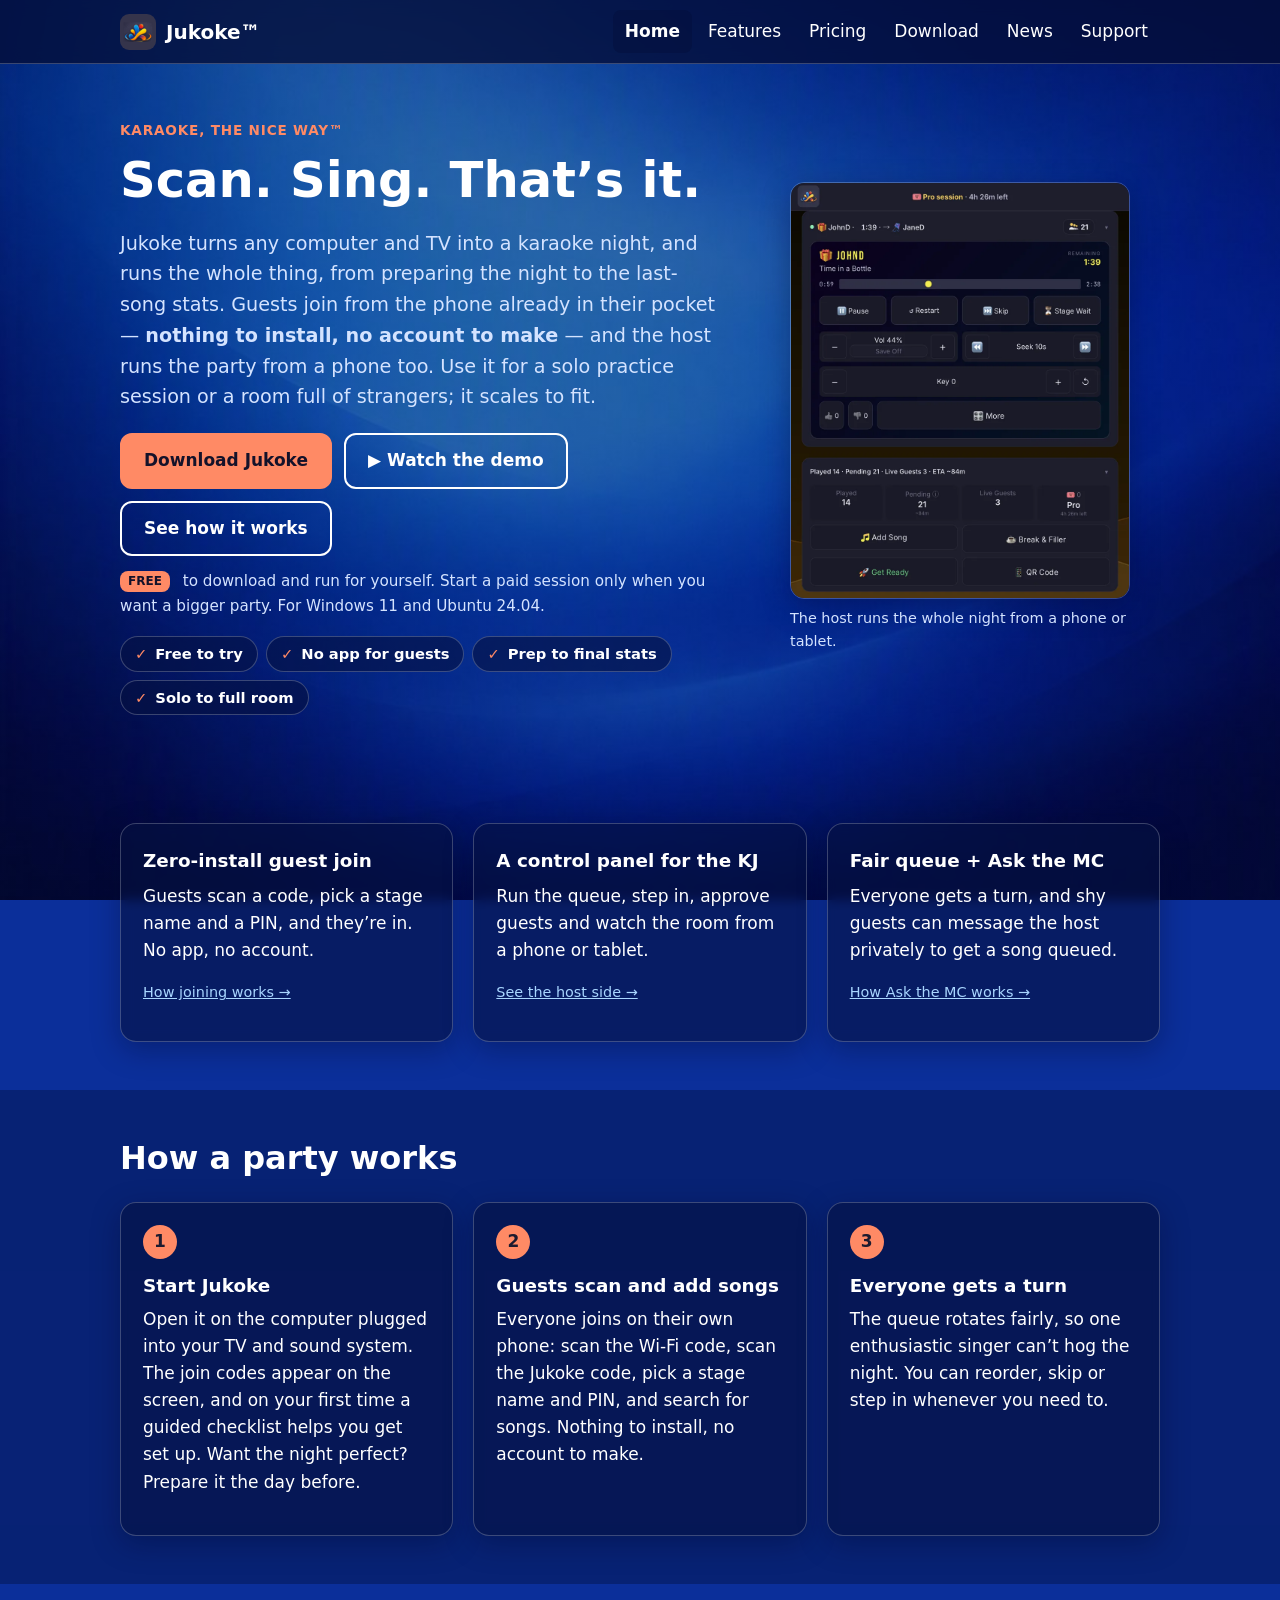
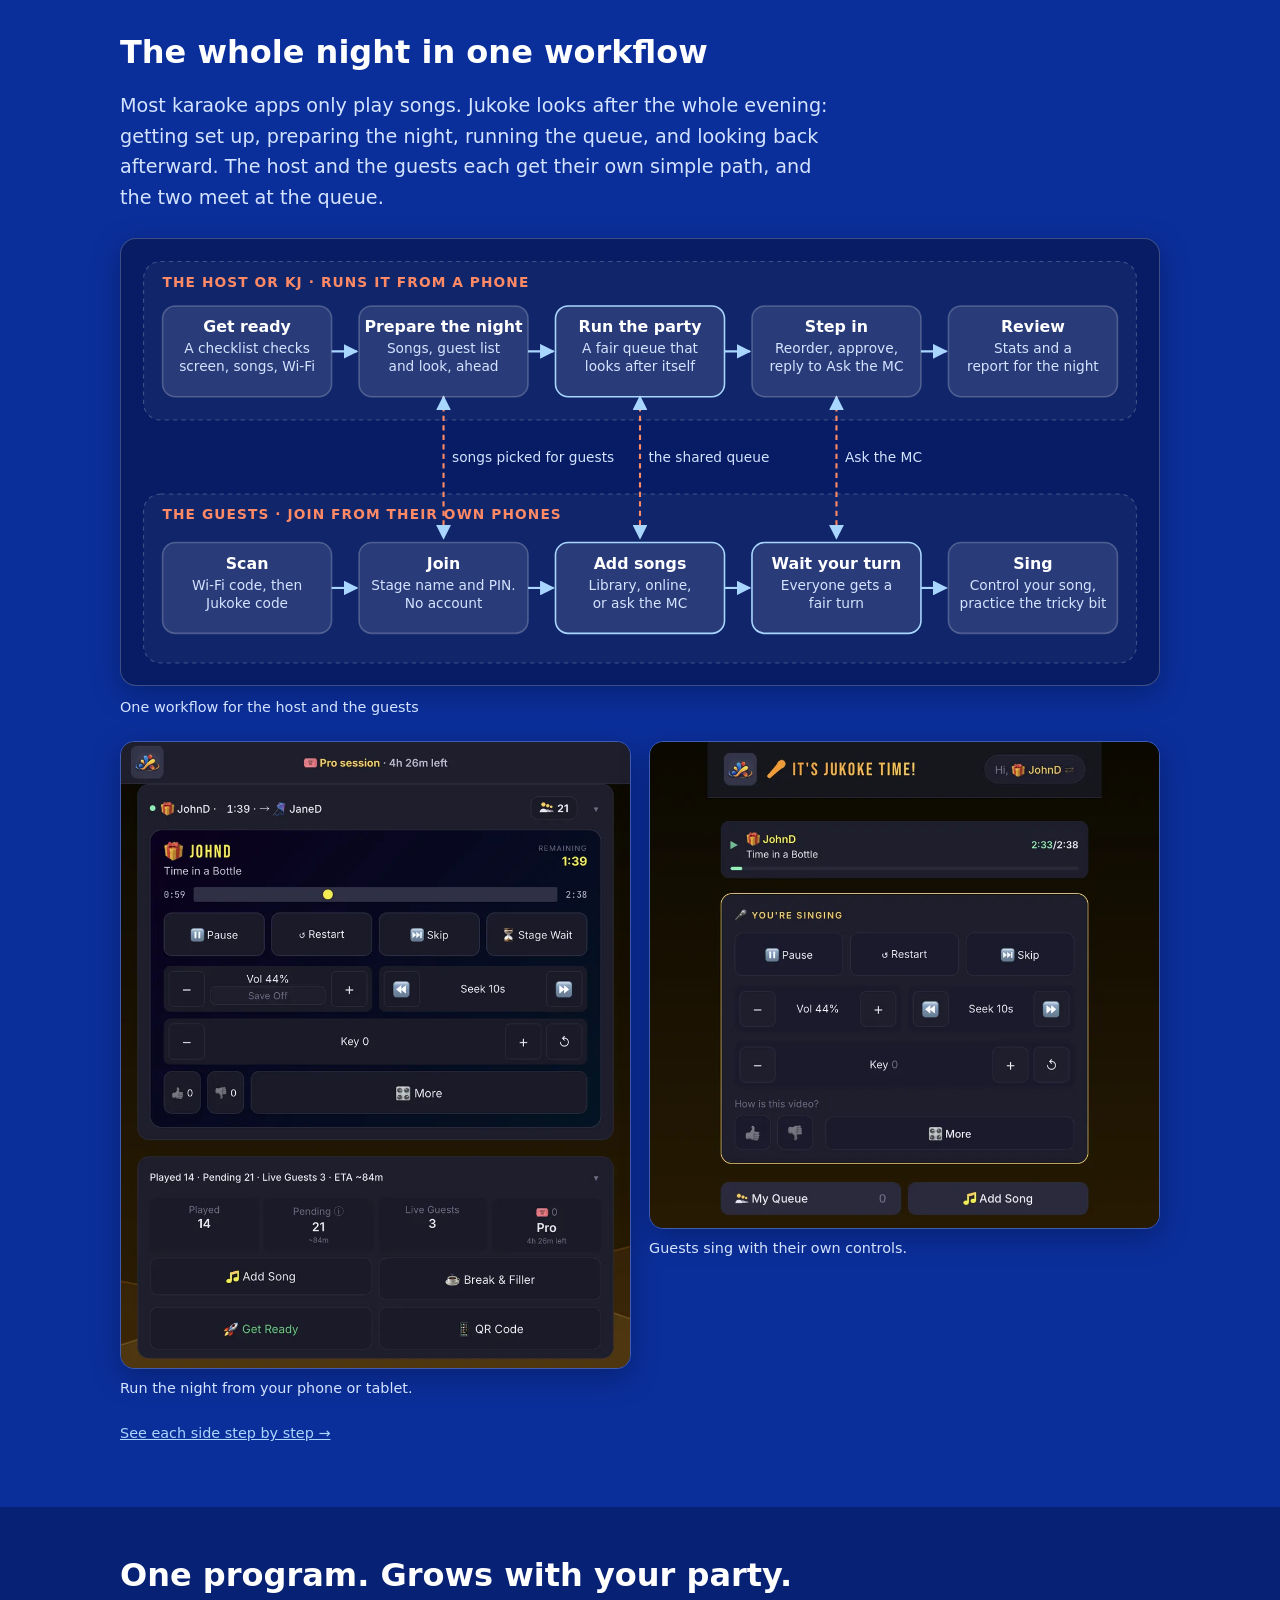
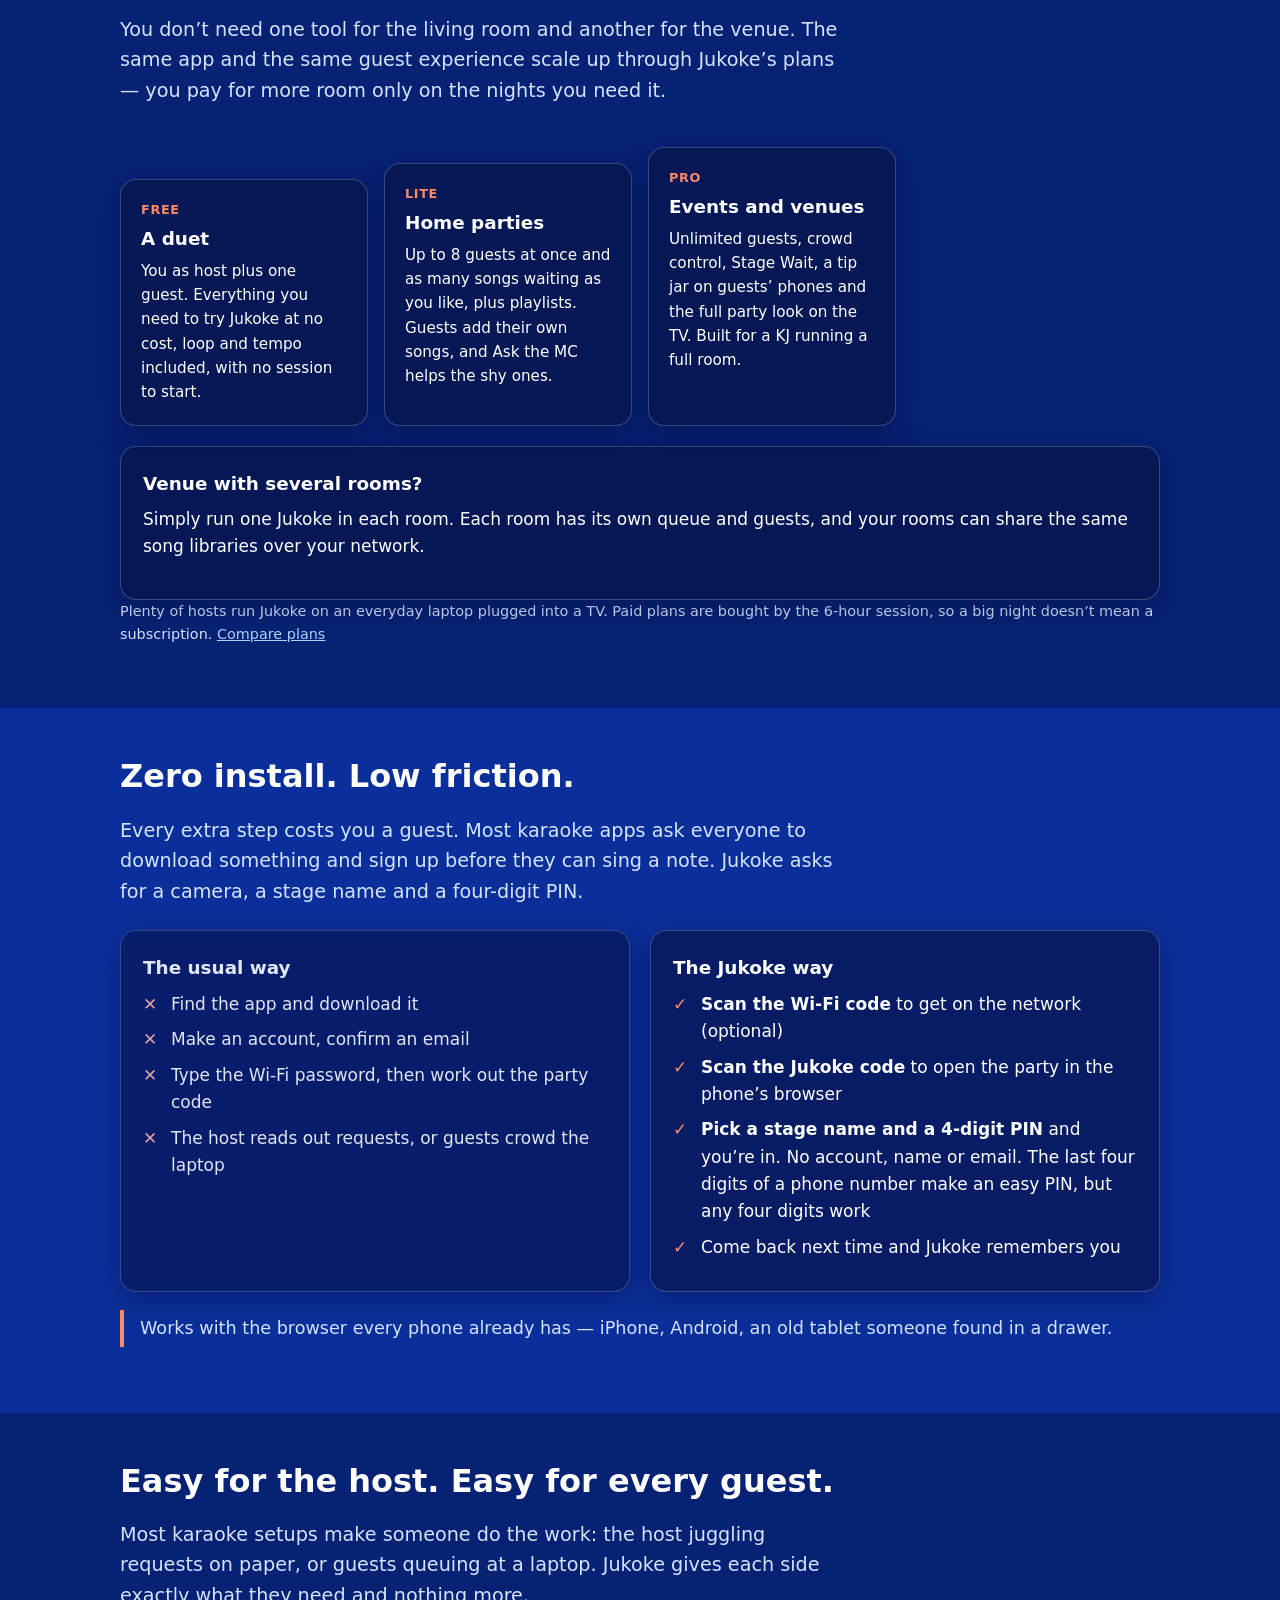
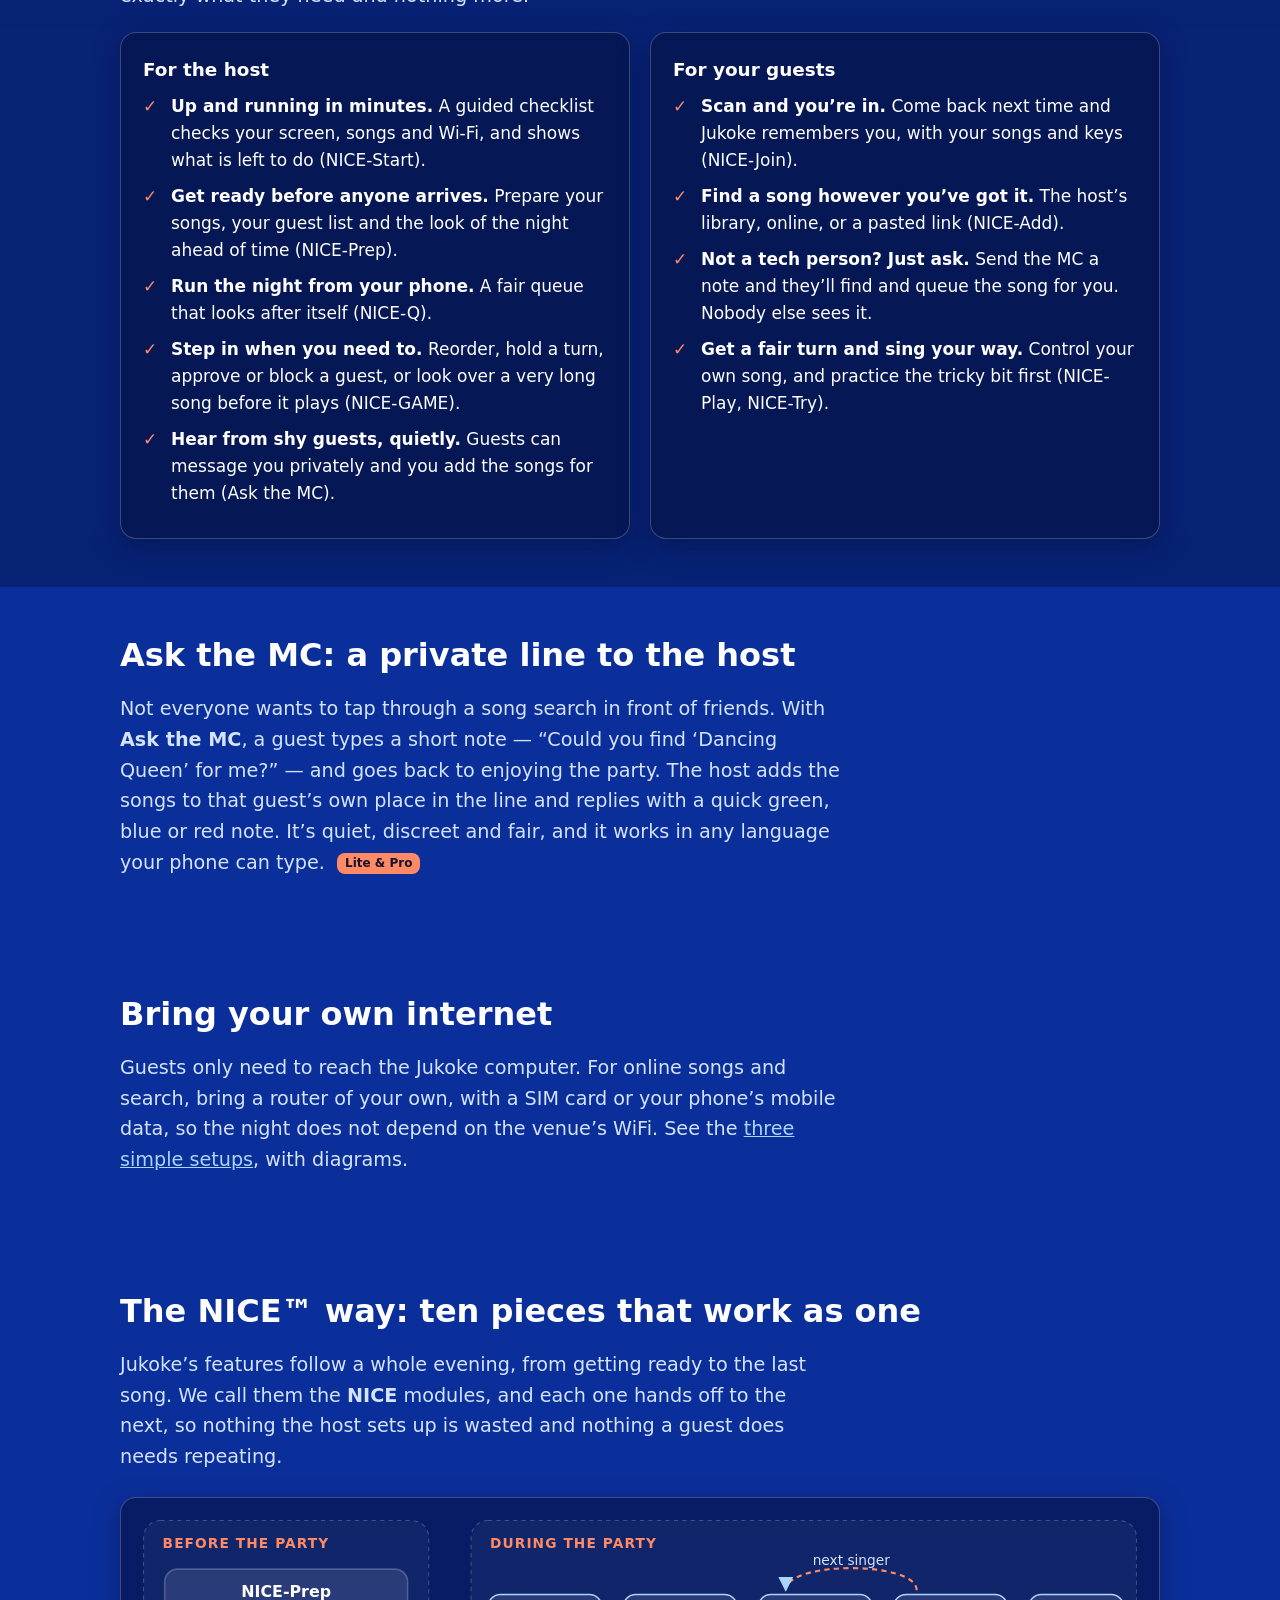
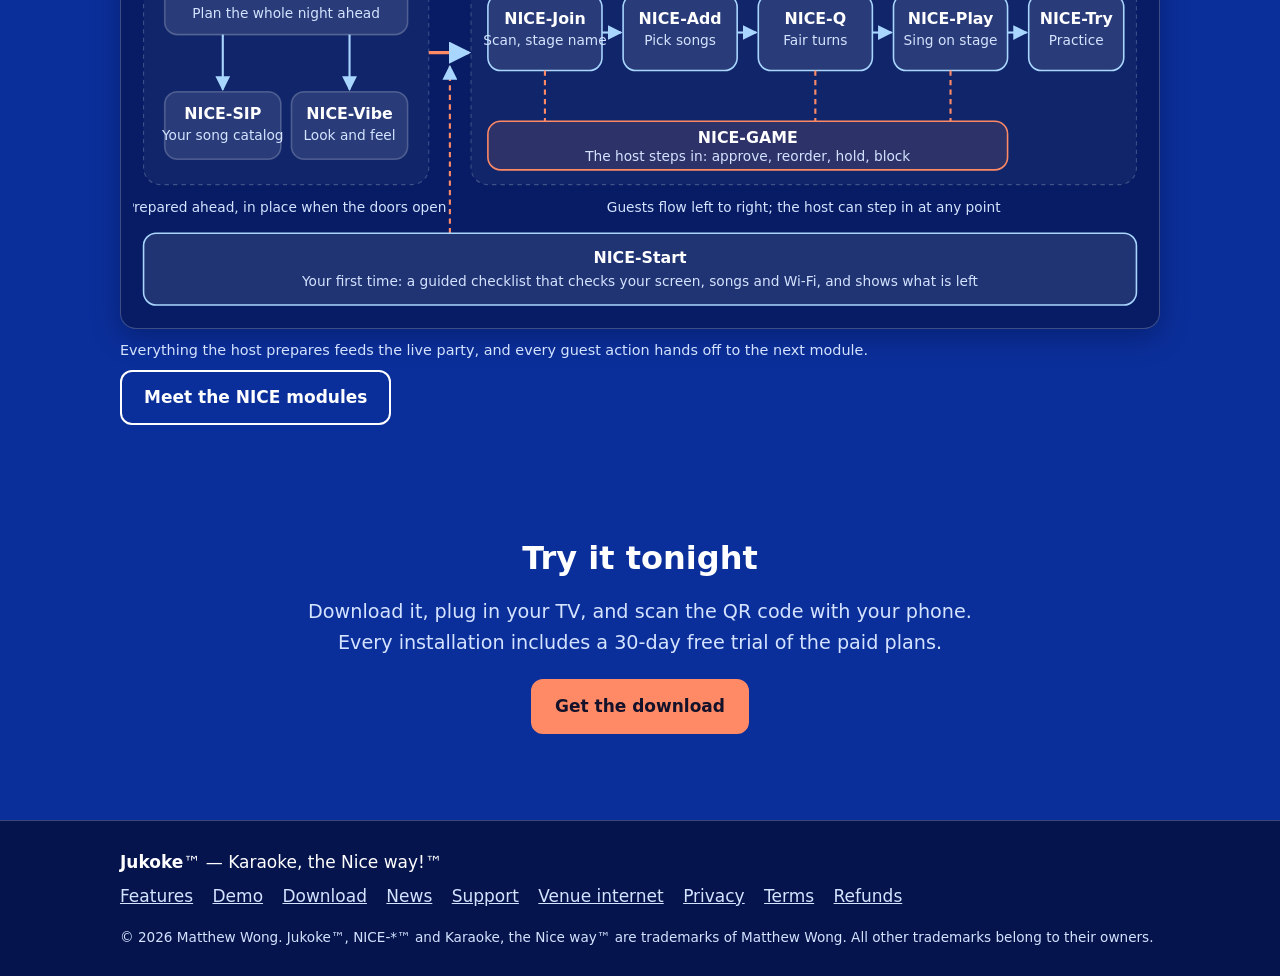
<file: index.html>
<!doctype html>
<html lang="en">
<head>
<meta charset="utf-8">
<meta name="viewport" content="width=device-width, initial-scale=1">
<title>Jukoke – Karaoke for any room, any crowd</title>
<meta name="description" content="Jukoke turns any computer and TV into a karaoke night. Guests join from their own phones with no app and no account; hosts run everything from a phone, from a duet at home to a full venue.">
<link rel="canonical" href="https://jukoke.com/">
<link rel="icon" type="image/png" sizes="32x32" href="img/favicon-32x32.png">
<link rel="icon" type="image/png" sizes="192x192" href="img/icon-192.png">
<link rel="apple-touch-icon" href="img/apple-touch-icon.png">
<meta property="og:title" content="Jukoke – Karaoke for any room, any crowd">
<meta property="og:description" content="Jukoke turns any computer and TV into a karaoke night. Guests join from their own phones with no app and no account; hosts run everything from a phone, from a duet at home to a full venue.">
<meta property="og:type" content="website">
<meta property="og:image" content="https://jukoke.com/img/logo.png">
<meta property="og:url" content="https://jukoke.com/">
<meta name="color-scheme" content="dark">
<link rel="alternate" type="application/atom+xml" title="Jukoke news" href="feed.xml">
<meta name="application-name" content="Jukoke">
<meta property="og:site_name" content="Jukoke">
<script type="application/ld+json">[{"@context": "https://schema.org", "@type": "WebSite", "name": "Jukoke", "alternateName": ["Jukoke karaoke", "Karaoke, the Nice Way"], "url": "https://jukoke.com/", "publisher": {"@id": "https://jukoke.com/#org"}}, {"@context": "https://schema.org", "@type": "SoftwareApplication", "name": "Jukoke", "alternateName": "Jukoke karaoke", "applicationCategory": "MultimediaApplication", "operatingSystem": "Windows, Ubuntu Linux", "description": "Jukoke is a karaoke player and party manager. Guests join from their own phones with no app and no account; hosts run the night from a phone, from a duet at home to a full venue.", "url": "https://jukoke.com/", "downloadUrl": "https://jukoke.com/download.html", "image": "https://jukoke.com/img/logo.png", "offers": {"@type": "Offer", "price": "0", "priceCurrency": "USD", "description": "Free to run as the host plus one guest; paid sessions for bigger parties."}, "publisher": {"@id": "https://jukoke.com/#org"}}, {"@context": "https://schema.org", "@type": "Organization", "@id": "https://jukoke.com/#org", "name": "Matthew Wong Consulting Services", "url": "https://jukoke.com/", "logo": "https://jukoke.com/img/logo.png", "email": "support@jukoke.com", "brand": {"@type": "Brand", "name": "Jukoke"}}]</script>
<link rel="stylesheet" href="css/style.css">
</head>
<body>
<a class="skip" href="#main">Skip to content</a>
<header class="site-header">
<div class="wrap bar">
<a class="brand" href="index.html" aria-label="Jukoke home"><img src="img/icon-192.png" alt="" width="36" height="36"><span>Jukoke&trade;</span></a>
<nav aria-label="Main"><a href="index.html" aria-current="page">Home</a><a href="features.html">Features</a><a href="pricing.html">Pricing</a><a href="download.html">Download</a><a href="news.html">News</a><a href="support.html">Support</a></nav>
</div>
</header>
<main id="main">

<section class="hero">
<div class="wrap hero-grid">
<div>
<p class="eyebrow">Karaoke, the NICE way&trade;</p>
<h1>Scan. Sing. That&rsquo;s it.</h1>
<p class="lead">Jukoke turns any computer and TV into a karaoke night, and runs the whole thing, from preparing the night to the last-song stats. Guests join from the phone already in their pocket &mdash; <strong>nothing to install, no account to make</strong> &mdash; and the host runs the party from a phone too. Use it for a solo practice session or a room full of strangers; it scales to fit.</p>
<p class="cta"><a class="btn" href="download.html">Download Jukoke</a> <a class="btn ghost" href="demo.html">&#9654; Watch the demo</a> <a class="btn ghost" href="features.html">See how it works</a></p>
<p class="free"><span class="badge">FREE</span> to download and run for yourself. Start a paid session only when you want a bigger party. For Windows 11 and Ubuntu 24.04.</p>
<ul class="pills"><li>Free to try</li><li>No app for guests</li><li>Prep to final stats</li><li>Solo to full room</li></ul>
</div>
<figure class="shot hero-shot" style="max-width:340px;margin:0 auto"><img src="img/shots/host-dashboard-singing.webp" width="900" height="1106" alt="The Jukoke host dashboard while a guest sings: pause, skip, volume, key and the queue, all from a phone or tablet"><figcaption>The host runs the whole night from a phone or tablet.</figcaption></figure>
</div>
</section>

<section class="wrap block" id="highlights">
<div class="cards three">
<article class="card"><h3>Zero-install guest join</h3><p>Guests scan a code, pick a stage name and a PIN, and they&rsquo;re in. No app, no account.</p><p class="small"><a href="#zero-install">How joining works &rarr;</a></p></article>
<article class="card"><h3>A control panel for the KJ</h3><p>Run the queue, step in, approve guests and watch the room from a phone or tablet.</p><p class="small"><a href="features.html#flows">See the host side &rarr;</a></p></article>
<article class="card"><h3>Fair queue + Ask the MC</h3><p>Everyone gets a turn, and shy guests can message the host privately to get a song queued.</p><p class="small"><a href="#ask-the-mc">How Ask the MC works &rarr;</a></p></article>
</div>
</section>

<section class="band">
<div class="wrap block">
<h2>How a party works</h2>
<ol class="steps">
<li><h3>Start Jukoke</h3><p>Open it on the computer plugged into your TV and sound system. The join codes appear on the screen, and on your first time a guided checklist helps you get set up. Want the night perfect? Prepare it the day before.</p></li>
<li><h3>Guests scan and add songs</h3><p>Everyone joins on their own phone: scan the Wi-Fi code, scan the Jukoke code, pick a stage name and PIN, and search for songs. Nothing to install, no account to make.</p></li>
<li><h3>Everyone gets a turn</h3><p>The queue rotates fairly, so one enthusiastic singer can&rsquo;t hog the night. You can reorder, skip or step in whenever you need to.</p></li>
</ol>
</div>
</section>

<section class="wrap block" id="workflow">
<h2>The whole night in one workflow</h2>
<p class="lead narrow">Most karaoke apps only play songs. Jukoke looks after the whole evening: getting set up, preparing the night, running the queue, and looking back afterward. The host and the guests each get their own simple path, and the two meet at the queue.</p>
<figure class="diagram">
<div class="diagram-scroll">
<svg viewBox="0 0 960 400" role="img" aria-labelledby="ov-t ov-d" xmlns="http://www.w3.org/2000/svg">
<title id="ov-t">One workflow for the host and the guests</title>
<desc id="ov-d">Two lanes. The host: get ready, prepare the night, run the party, step in when needed, review the stats. The guests: scan, join, add songs, wait for a fair turn, sing. The lanes meet at the shared queue, at Ask the MC, and at the songs the host prepares for guests.</desc>
<defs><marker id="mov" viewBox="0 0 10 10" refX="9" refY="5" markerWidth="7" markerHeight="7" orient="auto-start-reverse"><path d="M0 0L10 5L0 10z" class="dg-arrow"/></marker></defs>
<rect class="dg-group" x="10" y="10" width="940" height="150" rx="16"/>
<text class="dg-label" x="28" y="34">THE HOST OR KJ &middot; RUNS IT FROM A PHONE</text>
<rect class="dg-group" x="10" y="230" width="940" height="160" rx="16"/>
<text class="dg-label" x="28" y="254">THE GUESTS &middot; JOIN FROM THEIR OWN PHONES</text>
<path class="dg-line dash" d="M294 138V272" marker-start="url(#mov)" marker-end="url(#mov)"/>
<text class="dg-sub" x="302" y="200" text-anchor="start">songs picked for guests</text>
<path class="dg-line dash" d="M480 138V272" marker-start="url(#mov)" marker-end="url(#mov)"/>
<text class="dg-sub" x="488" y="200" text-anchor="start">the shared queue</text>
<path class="dg-line dash" d="M666 138V272" marker-start="url(#mov)" marker-end="url(#mov)"/>
<text class="dg-sub" x="674" y="200" text-anchor="start">Ask the MC</text>
<rect class="dg-box" x="28" y="52" width="160" height="86" rx="12"/>
<text class="dg-name" x="108" y="77" text-anchor="middle">Get ready</text>
<text class="dg-sub" x="108" y="97" text-anchor="middle">A checklist checks</text>
<text class="dg-sub" x="108" y="114" text-anchor="middle">screen, songs, Wi-Fi</text>
<path class="dg-line" d="M188 95H212" marker-end="url(#mov)"/>
<rect class="dg-box" x="214" y="52" width="160" height="86" rx="12"/>
<text class="dg-name" x="294" y="77" text-anchor="middle">Prepare the night</text>
<text class="dg-sub" x="294" y="97" text-anchor="middle">Songs, guest list</text>
<text class="dg-sub" x="294" y="114" text-anchor="middle">and look, ahead</text>
<path class="dg-line" d="M374 95H398" marker-end="url(#mov)"/>
<rect class="dg-box hot" x="400" y="52" width="160" height="86" rx="12"/>
<text class="dg-name" x="480" y="77" text-anchor="middle">Run the party</text>
<text class="dg-sub" x="480" y="97" text-anchor="middle">A fair queue that</text>
<text class="dg-sub" x="480" y="114" text-anchor="middle">looks after itself</text>
<path class="dg-line" d="M560 95H584" marker-end="url(#mov)"/>
<rect class="dg-box" x="586" y="52" width="160" height="86" rx="12"/>
<text class="dg-name" x="666" y="77" text-anchor="middle">Step in</text>
<text class="dg-sub" x="666" y="97" text-anchor="middle">Reorder, approve,</text>
<text class="dg-sub" x="666" y="114" text-anchor="middle">reply to Ask the MC</text>
<path class="dg-line" d="M746 95H770" marker-end="url(#mov)"/>
<rect class="dg-box" x="772" y="52" width="160" height="86" rx="12"/>
<text class="dg-name" x="852" y="77" text-anchor="middle">Review</text>
<text class="dg-sub" x="852" y="97" text-anchor="middle">Stats and a</text>
<text class="dg-sub" x="852" y="114" text-anchor="middle">report for the night</text>
<rect class="dg-box" x="28" y="276" width="160" height="86" rx="12"/>
<text class="dg-name" x="108" y="301" text-anchor="middle">Scan</text>
<text class="dg-sub" x="108" y="321" text-anchor="middle">Wi-Fi code, then</text>
<text class="dg-sub" x="108" y="338" text-anchor="middle">Jukoke code</text>
<path class="dg-line" d="M188 319H212" marker-end="url(#mov)"/>
<rect class="dg-box" x="214" y="276" width="160" height="86" rx="12"/>
<text class="dg-name" x="294" y="301" text-anchor="middle">Join</text>
<text class="dg-sub" x="294" y="321" text-anchor="middle">Stage name and PIN.</text>
<text class="dg-sub" x="294" y="338" text-anchor="middle">No account</text>
<path class="dg-line" d="M374 319H398" marker-end="url(#mov)"/>
<rect class="dg-box hot" x="400" y="276" width="160" height="86" rx="12"/>
<text class="dg-name" x="480" y="301" text-anchor="middle">Add songs</text>
<text class="dg-sub" x="480" y="321" text-anchor="middle">Library, online,</text>
<text class="dg-sub" x="480" y="338" text-anchor="middle">or ask the MC</text>
<path class="dg-line" d="M560 319H584" marker-end="url(#mov)"/>
<rect class="dg-box hot" x="586" y="276" width="160" height="86" rx="12"/>
<text class="dg-name" x="666" y="301" text-anchor="middle">Wait your turn</text>
<text class="dg-sub" x="666" y="321" text-anchor="middle">Everyone gets a</text>
<text class="dg-sub" x="666" y="338" text-anchor="middle">fair turn</text>
<path class="dg-line" d="M746 319H770" marker-end="url(#mov)"/>
<rect class="dg-box" x="772" y="276" width="160" height="86" rx="12"/>
<text class="dg-name" x="852" y="301" text-anchor="middle">Sing</text>
<text class="dg-sub" x="852" y="321" text-anchor="middle">Control your song,</text>
<text class="dg-sub" x="852" y="338" text-anchor="middle">practice the tricky bit</text>
</svg>
</div>
<figcaption class="small muted">One workflow for the host and the guests</figcaption>
</figure>
<div class="shots two">
<figure class="shot"><img src="img/shots/host-dashboard-singing.webp" width="900" height="1106" alt="The host dashboard on a tablet while a guest sings, with Add Song, Break &amp; Filler, Get Ready and QR Code buttons below" loading="lazy"><figcaption>Run the night from your phone or tablet.</figcaption></figure>
<figure class="shot"><img src="img/shots/guest-singing.webp" width="900" height="859" alt="The singer controls on a guest's device, with My Queue and Add Song below" loading="lazy"><figcaption>Guests sing with their own controls.</figcaption></figure>
</div>
<p class="small"><a href="features.html#flows">See each side step by step &rarr;</a></p>
</section>

<section class="band">
<div class="wrap block">
<h2>One program. Grows with your party.</h2>
<p class="lead narrow">You don&rsquo;t need one tool for the living room and another for the venue. The same app and the same guest experience scale up through Jukoke&rsquo;s plans &mdash; you pay for more room only on the nights you need it.</p>
<ol class="ladder">
<li><span class="size">Free</span><h3>A duet</h3><p>You as host plus one guest. Everything you need to try Jukoke at no cost, loop and tempo included, with no session to start.</p></li>
<li><span class="size">Lite</span><h3>Home parties</h3><p>Up to 8 guests at once and as many songs waiting as you like, plus playlists. Guests add their own songs, and Ask the MC helps the shy ones.</p></li>
<li><span class="size">Pro</span><h3>Events and venues</h3><p>Unlimited guests, crowd control, Stage Wait, a tip jar on guests&rsquo; phones and the full party look on the TV. Built for a KJ running a full room.</p></li>
</ol>
<div class="card" style="margin-top:20px"><h3>Venue with several rooms?</h3><p>Simply run one Jukoke in each room. Each room has its own queue and guests, and your rooms can share the same song libraries over your network.</p></div>
<p class="small muted">Plenty of hosts run Jukoke on an everyday laptop plugged into a TV. Paid plans are bought by the 6-hour session, so a big night doesn&rsquo;t mean a subscription. <a href="features.html#plans">Compare plans</a></p>
</div>
</section>

<section class="wrap block" id="zero-install">
<h2>Zero install. Low friction.</h2>
<p class="lead narrow">Every extra step costs you a guest. Most karaoke apps ask everyone to download something and sign up before they can sing a note. Jukoke asks for a camera, a stage name and a four-digit PIN.</p>
<div class="compare">
<article class="card old"><h3>The usual way</h3>
<ul class="ticks x"><li>Find the app and download it</li><li>Make an account, confirm an email</li><li>Type the Wi-Fi password, then work out the party code</li><li>The host reads out requests, or guests crowd the laptop</li></ul></article>
<article class="card"><h3>The Jukoke way</h3>
<ul class="ticks"><li><strong>Scan the Wi-Fi code</strong> to get on the network (optional)</li><li><strong>Scan the Jukoke code</strong> to open the party in the phone&rsquo;s browser</li><li><strong>Pick a stage name and a 4-digit PIN</strong> and you&rsquo;re in. No account, name or email. The last four digits of a phone number make an easy PIN, but any four digits work</li><li>Come back next time and Jukoke remembers you</li></ul></article>
</div>
<p class="quote">Works with the browser every phone already has &mdash; iPhone, Android, an old tablet someone found in a drawer.</p>
</section>

<section class="band">
<div class="wrap block">
<h2>Easy for the host. Easy for every guest.</h2>
<p class="lead narrow">Most karaoke setups make someone do the work: the host juggling requests on paper, or guests queuing at a laptop. Jukoke gives each side exactly what they need and nothing more.</p>
<div class="cards two">
<article class="card"><h3>For the host</h3>
<ul class="ticks">
<li><strong>Up and running in minutes.</strong> A guided checklist checks your screen, songs and Wi-Fi, and shows what is left to do (NICE-Start).</li>
<li><strong>Get ready before anyone arrives.</strong> Prepare your songs, your guest list and the look of the night ahead of time (NICE-Prep).</li>
<li><strong>Run the night from your phone.</strong> A fair queue that looks after itself (NICE-Q).</li>
<li><strong>Step in when you need to.</strong> Reorder, hold a turn, approve or block a guest, or look over a very long song before it plays (NICE-GAME).</li>
<li><strong>Hear from shy guests, quietly.</strong> Guests can message you privately and you add the songs for them (Ask the MC).</li>
</ul></article>
<article class="card"><h3>For your guests</h3>
<ul class="ticks">
<li><strong>Scan and you&rsquo;re in.</strong> Come back next time and Jukoke remembers you, with your songs and keys (NICE-Join).</li>
<li><strong>Find a song however you&rsquo;ve got it.</strong> The host&rsquo;s library, online, or a pasted link (NICE-Add).</li>
<li><strong>Not a tech person? Just ask.</strong> Send the MC a note and they&rsquo;ll find and queue the song for you. Nobody else sees it.</li>
<li><strong>Get a fair turn and sing your way.</strong> Control your own song, and practice the tricky bit first (NICE-Play, NICE-Try).</li>
</ul></article>
</div>
</div>
</section>

<section class="wrap block" id="ask-the-mc">
<h2>Ask the MC: a private line to the host</h2>
<p class="lead narrow">Not everyone wants to tap through a song search in front of friends. With <strong>Ask the MC</strong>, a guest types a short note &mdash; &ldquo;Could you find &lsquo;Dancing Queen&rsquo; for me?&rdquo; &mdash; and goes back to enjoying the party. The host adds the songs to that guest&rsquo;s own place in the line and replies with a quick green, blue or red note. It&rsquo;s quiet, discreet and fair, and it works in any language your phone can type. <span class="badge">Lite &amp; Pro</span></p>
</section>
<section class="wrap block">
<h2>Bring your own internet</h2>
<p class="lead narrow">Guests only need to reach the Jukoke computer. For online songs and search, bring a router of your own, with a SIM card or your phone&rsquo;s mobile data, so the night does not depend on the venue&rsquo;s WiFi. See the <a href="wifi-setup.html">three simple setups</a>, with diagrams.</p>
</section>
<section class="wrap block">
<h2>The NICE&trade; way: ten pieces that work as one</h2>
<p class="lead narrow">Jukoke&rsquo;s features follow a whole evening, from getting ready to the last song. We call them the <strong>NICE</strong> modules, and each one hands off to the next, so nothing the host sets up is wasted and nothing a guest does needs repeating.</p>
<figure class="diagram">
<div class="diagram-scroll">
<svg viewBox="0 0 960 384" role="img" aria-labelledby="dg-t dg-d" xmlns="http://www.w3.org/2000/svg">
<title id="dg-t">How the NICE modules fit together in a party</title>
<desc id="dg-d">For a first time out, NICE-Start walks the host through getting set up. Before the party, NICE-Prep plans the night, using NICE-SIP for your song catalog and NICE-Vibe for the look. During the party, guests move through NICE-Join, NICE-Add, NICE-Q, NICE-Play and NICE-Try, with the queue looping to the next singer. NICE-GAME sits underneath so the host can step in at Join, Q and Play.</desc>
<defs>
<marker id="ar" viewBox="0 0 10 10" refX="9" refY="5" markerWidth="7" markerHeight="7" orient="auto-start-reverse"><path d="M0 0L10 5L0 10z" class="dg-arrow"/></marker>
</defs>
<rect class="dg-group" x="10" y="10" width="270" height="250" rx="16"/>
<text class="dg-label" x="28" y="36">BEFORE THE PARTY</text>
<rect class="dg-box" x="30" y="56" width="230" height="62" rx="12"/>
<text class="dg-name" x="145" y="82" text-anchor="middle">NICE-Prep</text>
<text class="dg-sub" x="145" y="102" text-anchor="middle">Plan the whole night ahead</text>
<path class="dg-line" d="M85 118V170" marker-end="url(#ar)"/>
<path class="dg-line" d="M205 118V170" marker-end="url(#ar)"/>
<rect class="dg-box" x="30" y="172" width="110" height="64" rx="12"/>
<text class="dg-name" x="85" y="198" text-anchor="middle">NICE-SIP</text>
<text class="dg-sub" x="85" y="218" text-anchor="middle">Your song catalog</text>
<rect class="dg-box" x="150" y="172" width="110" height="64" rx="12"/>
<text class="dg-name" x="205" y="198" text-anchor="middle">NICE-Vibe</text>
<text class="dg-sub" x="205" y="218" text-anchor="middle">Look and feel</text>

<path class="dg-line thick" d="M280 135H318" marker-end="url(#ar)"/>

<rect class="dg-group" x="320" y="10" width="630" height="250" rx="16"/>
<text class="dg-label" x="338" y="36">DURING THE PARTY</text>
<path class="dg-line dash" d="M742 76C742 48 618 48 618 76" marker-end="url(#ar)"/>
<text class="dg-sub" x="680" y="52" text-anchor="middle">next singer</text>

<rect class="dg-box hot" x="336" y="80" width="108" height="72" rx="12"/>
<text class="dg-name" x="390" y="108" text-anchor="middle">NICE-Join</text>
<text class="dg-sub" x="390" y="128" text-anchor="middle">Scan, stage name</text>
<path class="dg-line" d="M444 116H462" marker-end="url(#ar)"/>
<rect class="dg-box hot" x="464" y="80" width="108" height="72" rx="12"/>
<text class="dg-name" x="518" y="108" text-anchor="middle">NICE-Add</text>
<text class="dg-sub" x="518" y="128" text-anchor="middle">Pick songs</text>
<path class="dg-line" d="M572 116H590" marker-end="url(#ar)"/>
<rect class="dg-box hot" x="592" y="80" width="108" height="72" rx="12"/>
<text class="dg-name" x="646" y="108" text-anchor="middle">NICE-Q</text>
<text class="dg-sub" x="646" y="128" text-anchor="middle">Fair turns</text>
<path class="dg-line" d="M700 116H718" marker-end="url(#ar)"/>
<rect class="dg-box hot" x="720" y="80" width="108" height="72" rx="12"/>
<text class="dg-name" x="774" y="108" text-anchor="middle">NICE-Play</text>
<text class="dg-sub" x="774" y="128" text-anchor="middle">Sing on stage</text>
<path class="dg-line" d="M828 116H846" marker-end="url(#ar)"/>
<rect class="dg-box hot" x="848" y="80" width="90" height="72" rx="12"/>
<text class="dg-name" x="893" y="108" text-anchor="middle">NICE-Try</text>
<text class="dg-sub" x="893" y="128" text-anchor="middle">Practice</text>

<path class="dg-line dash" d="M390 152V200" />
<path class="dg-line dash" d="M646 152V200" />
<path class="dg-line dash" d="M774 152V200" />
<rect class="dg-box game" x="336" y="200" width="492" height="46" rx="12"/>
<text class="dg-name" x="582" y="221" text-anchor="middle">NICE-GAME</text>
<text class="dg-sub" x="582" y="238" text-anchor="middle">The host steps in: approve, reorder, hold, block</text>

<text class="dg-sub" x="145" y="286" text-anchor="middle">Prepared ahead, in place when the doors open</text>
<text class="dg-sub" x="635" y="286" text-anchor="middle">Guests flow left to right; the host can step in at any point</text>

<path class="dg-line dash" d="M300 306V148" marker-end="url(#ar)"/>
<rect class="dg-box hot" x="10" y="306" width="940" height="68" rx="12"/>
<text class="dg-name" x="480" y="334" text-anchor="middle">NICE-Start</text>
<text class="dg-sub" x="480" y="356" text-anchor="middle">Your first time: a guided checklist that checks your screen, songs and Wi-Fi, and shows what is left</text>
</svg>
</div>
<figcaption class="small muted">Everything the host prepares feeds the live party, and every guest action hands off to the next module.</figcaption>
</figure>
<p><a class="btn ghost" href="features.html#nice">Meet the NICE modules</a></p>
</section>

<section class="wrap block center">
<h2>Try it tonight</h2>
<p class="lead narrow">Download it, plug in your TV, and scan the QR code with your phone. Every installation includes a 30-day free trial of the paid plans.</p>
<p class="cta"><a class="btn" href="download.html">Get the download</a></p>
</section>


</main>
<footer class="site-footer">
<div class="wrap">
<p class="foot-tag"><strong>Jukoke</strong>&trade; &mdash; Karaoke, the Nice way!&trade;</p>
<p class="foot-links"><a href="features.html">Features</a> <a href="demo.html">Demo</a> <a href="download.html">Download</a> <a href="news.html">News</a> <a href="support.html">Support</a> <a href="wifi-setup.html">Venue internet</a> <a href="privacy.html">Privacy</a> <a href="terms.html">Terms</a> <a href="refunds.html">Refunds</a></p>
<p class="foot-small">&copy; <span data-year>2026</span> Matthew Wong. Jukoke&trade;, NICE-*&trade; and Karaoke, the Nice way&trade; are trademarks of Matthew Wong. All other trademarks belong to their owners.</p>
</div>
</footer>
<script src="js/config.js"></script>
<script src="js/site.js"></script>
</body>
</html>
</file>
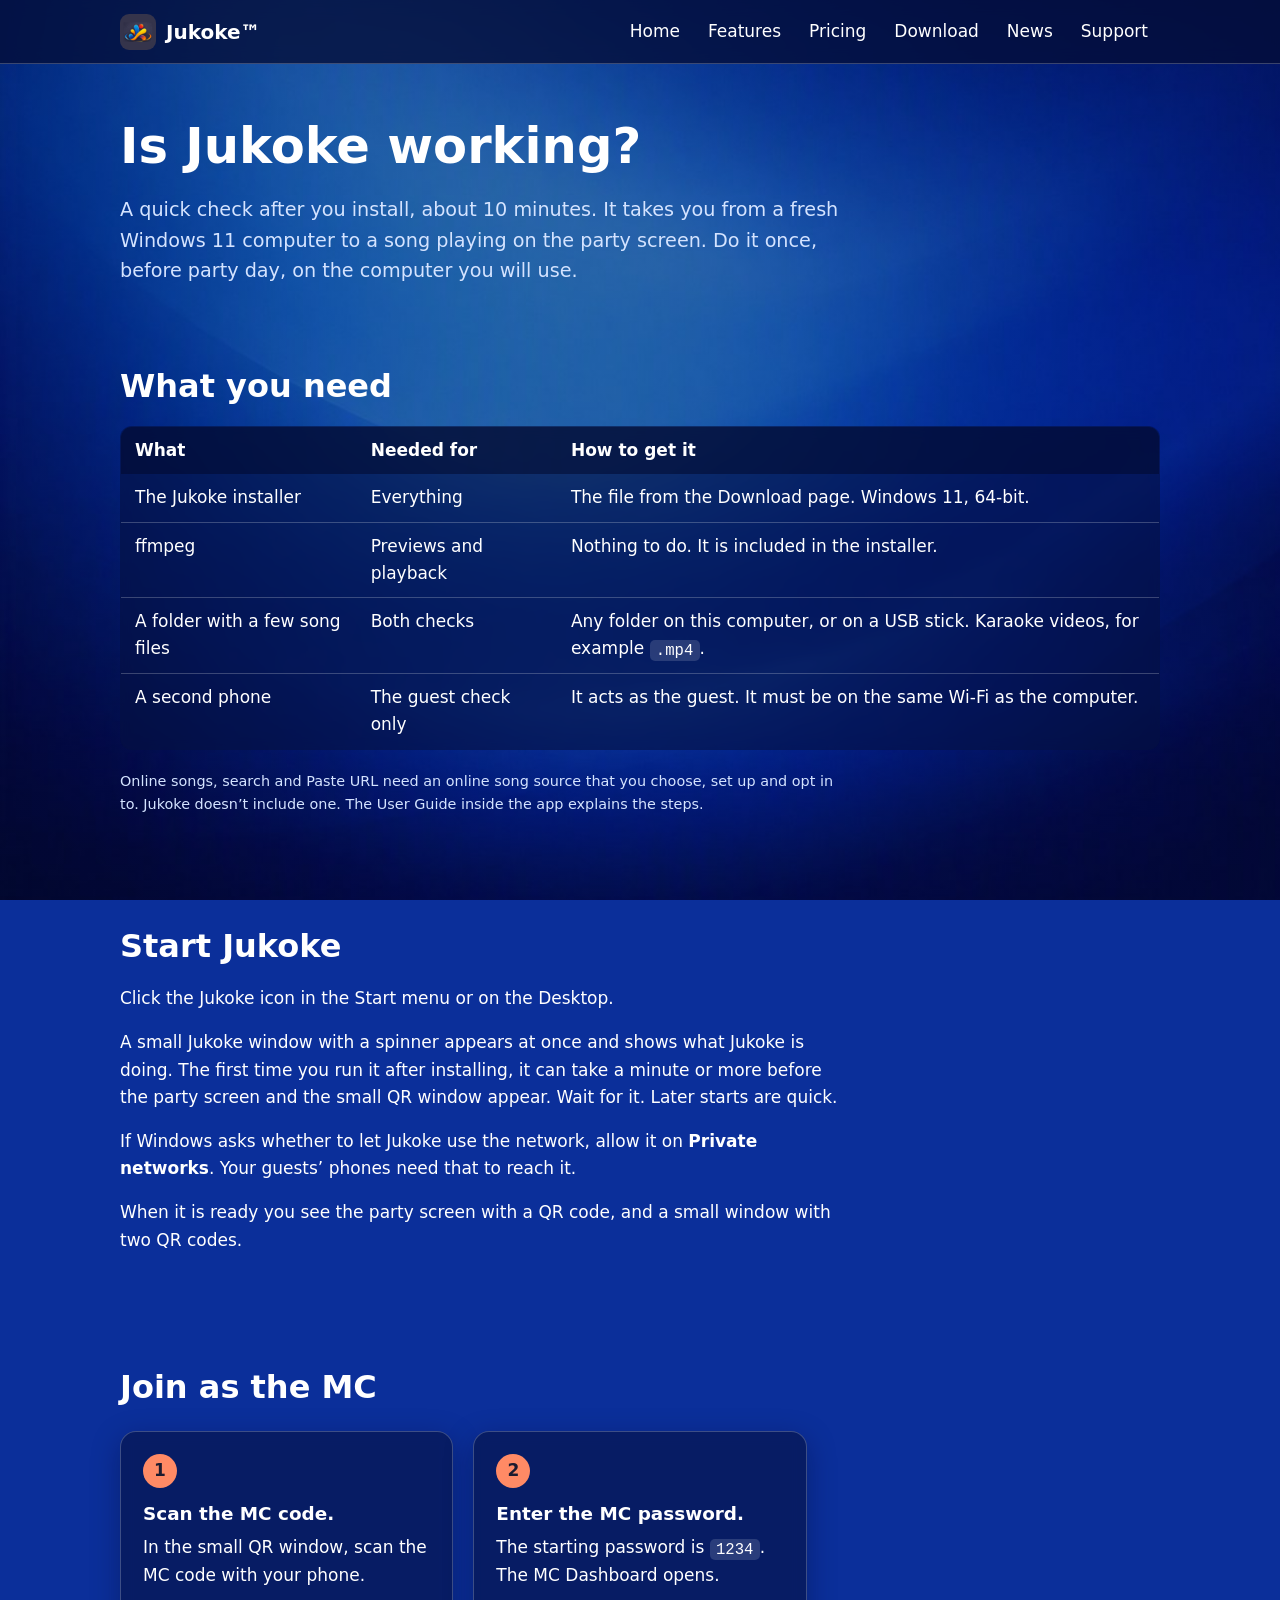
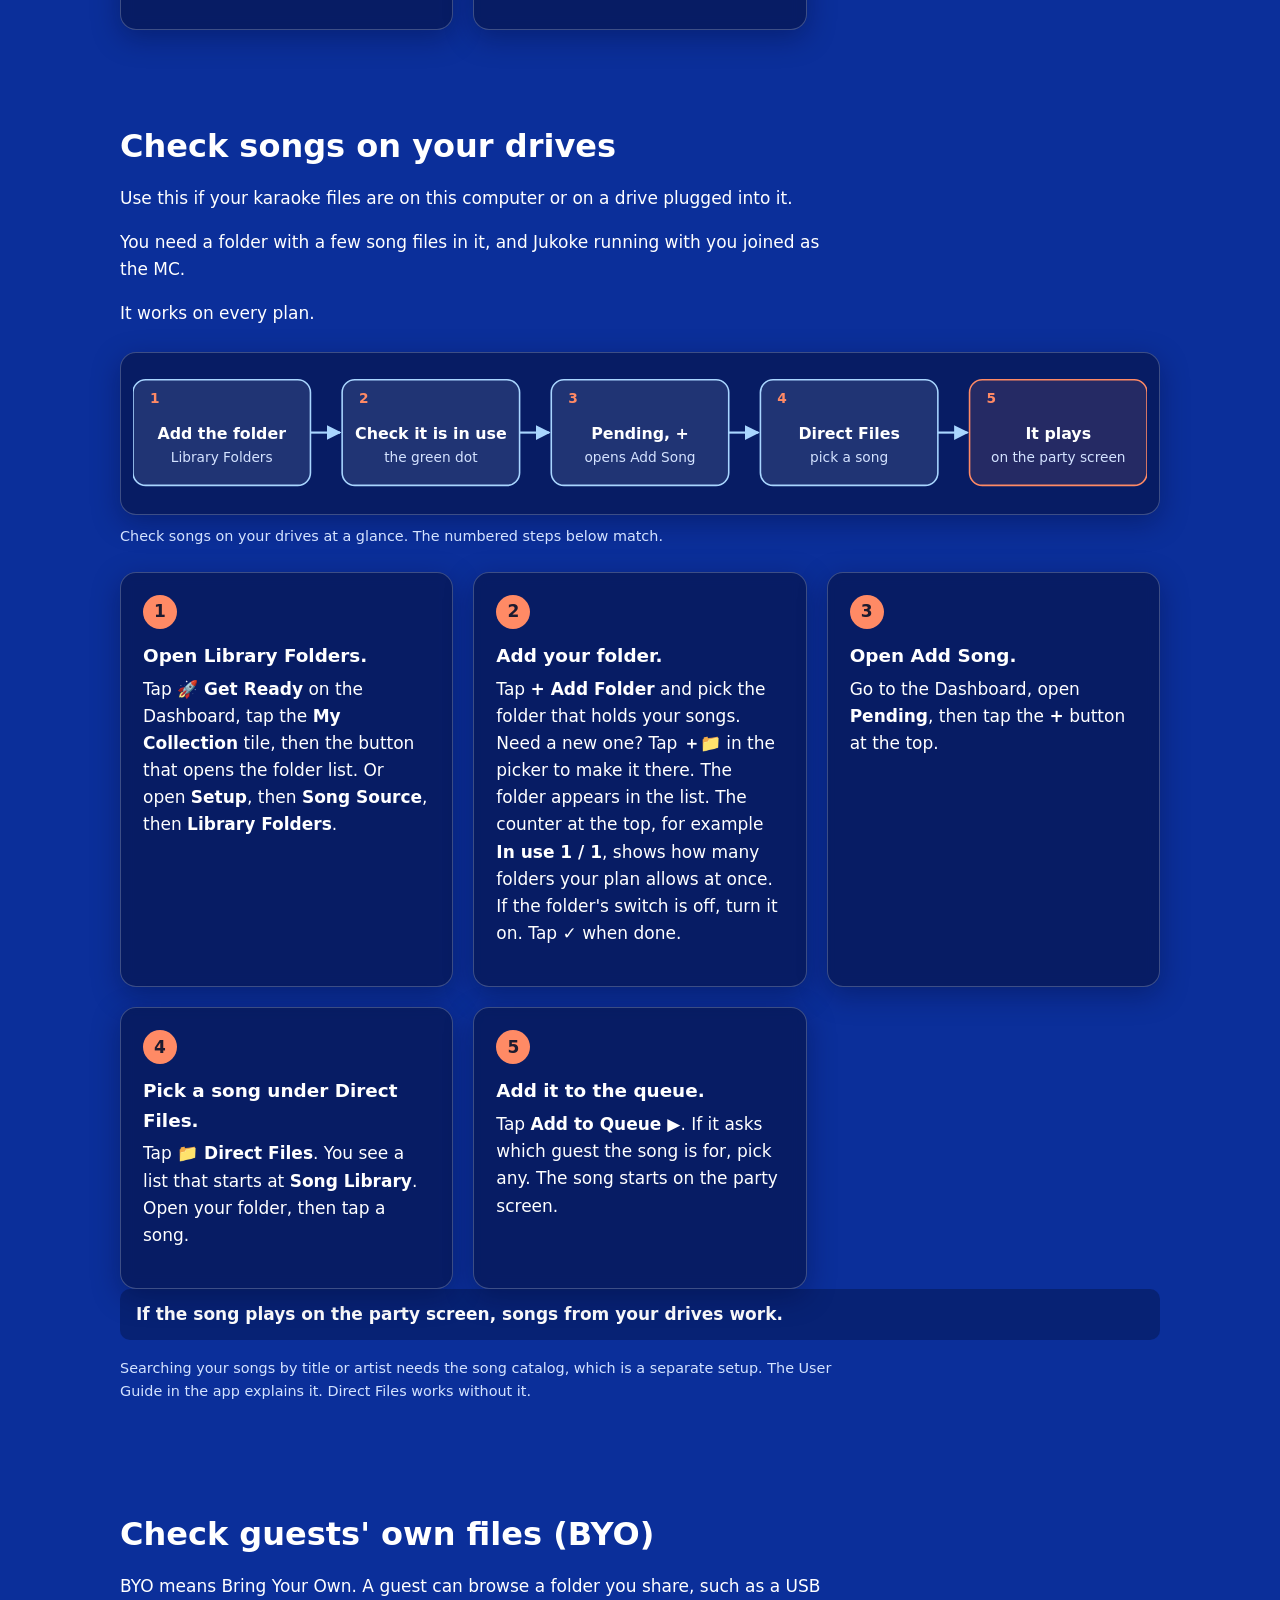
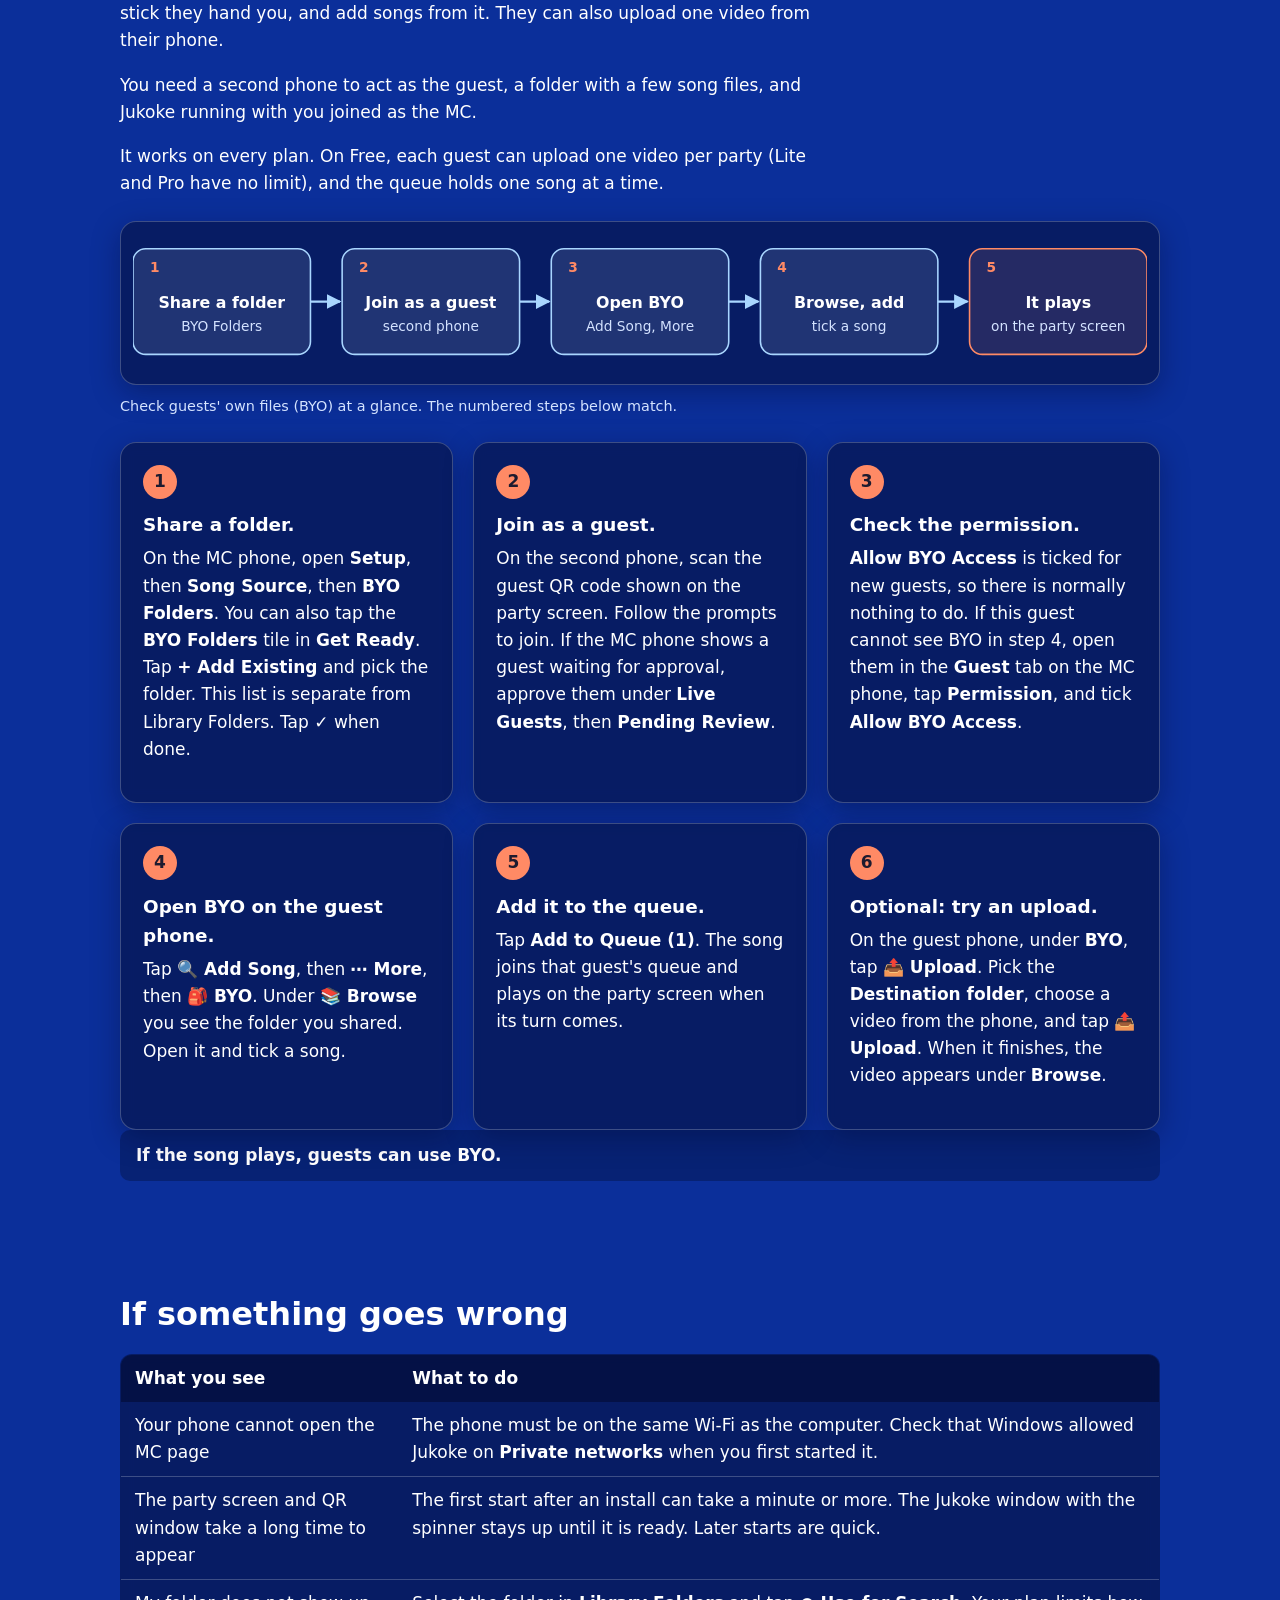
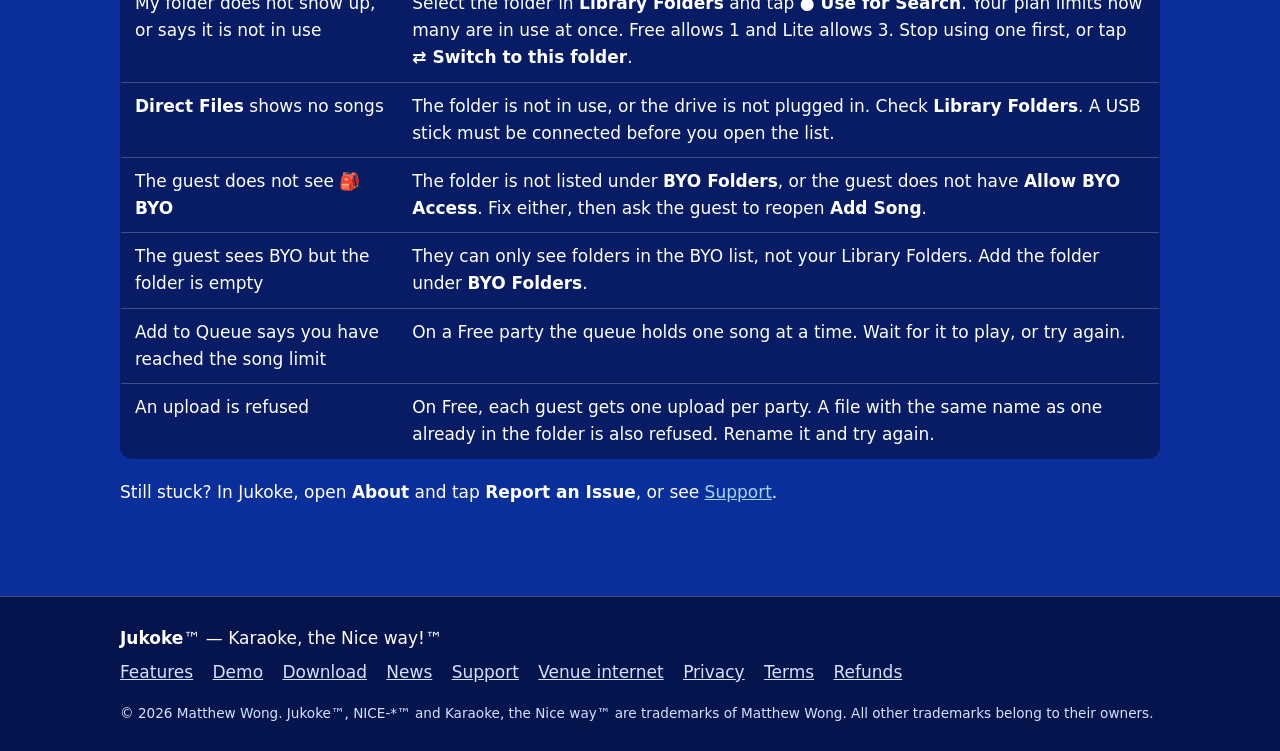
<file: check.html>
<!doctype html>
<html lang="en">
<head>
<meta charset="utf-8">
<meta name="viewport" content="width=device-width, initial-scale=1">
<title>Is Jukoke working? – Jukoke</title>
<meta name="description" content="A quick check after you install Jukoke: start it, join as the MC, and play a song from your own drives and from a guest&rsquo;s phone.">
<link rel="canonical" href="https://jukoke.com/check.html">
<link rel="icon" type="image/png" sizes="32x32" href="img/favicon-32x32.png">
<link rel="icon" type="image/png" sizes="192x192" href="img/icon-192.png">
<link rel="apple-touch-icon" href="img/apple-touch-icon.png">
<meta property="og:title" content="Is Jukoke working? – Jukoke">
<meta property="og:description" content="A quick check after you install Jukoke: start it, join as the MC, and play a song from your own drives and from a guest&rsquo;s phone.">
<meta property="og:type" content="website">
<meta property="og:image" content="https://jukoke.com/img/logo.png">
<meta property="og:url" content="https://jukoke.com/check.html">
<meta name="color-scheme" content="dark">
<link rel="alternate" type="application/atom+xml" title="Jukoke news" href="feed.xml">
<meta name="application-name" content="Jukoke">
<meta property="og:site_name" content="Jukoke">
<link rel="stylesheet" href="css/style.css">
</head>
<body>
<a class="skip" href="#main">Skip to content</a>
<header class="site-header">
<div class="wrap bar">
<a class="brand" href="index.html" aria-label="Jukoke home"><img src="img/icon-192.png" alt="" width="36" height="36"><span>Jukoke&trade;</span></a>
<nav aria-label="Main"><a href="index.html">Home</a><a href="features.html">Features</a><a href="pricing.html">Pricing</a><a href="download.html">Download</a><a href="news.html">News</a><a href="support.html">Support</a></nav>
</div>
</header>
<main id="main">

<section class="wrap block page-head">
<h1>Is Jukoke working?</h1>
<p class="lead narrow">A quick check after you install, about 10 minutes. It takes you from a fresh Windows 11 computer to a song playing on the party screen. Do it once, before party day, on the computer you will use.</p>
</section>

<section class="wrap block">
<h2>What you need</h2>
<div class="table-wrap"><table>
<thead><tr><th>What</th><th>Needed for</th><th>How to get it</th></tr></thead>
<tbody><tr><td>The Jukoke installer</td><td>Everything</td><td>The file from the Download page. Windows 11, 64-bit.</td></tr><tr><td>ffmpeg</td><td>Previews and playback</td><td>Nothing to do. It is included in the installer.</td></tr><tr><td>A folder with a few song files</td><td>Both checks</td><td>Any folder on this computer, or on a USB stick. Karaoke videos, for example <code>.mp4</code>.</td></tr><tr><td>A second phone</td><td>The guest check only</td><td>It acts as the guest. It must be on the same Wi-Fi as the computer.</td></tr></tbody>
</table></div>
<p class="narrow small muted">Online songs, search and Paste URL need an online song source that you choose, set up and opt in to. Jukoke doesn&rsquo;t include one. The User Guide inside the app explains the steps.</p>
</section>

<section class="wrap block">
<h2>Start Jukoke</h2>
<p class="narrow">Click the Jukoke icon in the Start menu or on the Desktop.</p>
<p class="narrow">A small Jukoke window with a spinner appears at once and shows what Jukoke is doing. The first time you run it after installing, it can take a minute or more before the party screen and the small QR window appear. Wait for it. Later starts are quick.</p>
<p class="narrow">If Windows asks whether to let Jukoke use the network, allow it on <strong>Private networks</strong>. Your guests&rsquo; phones need that to reach it.</p>
<p class="narrow">When it is ready you see the party screen with a QR code, and a small window with two QR codes.</p>
</section>

<section class="wrap block">
<h2>Join as the MC</h2>
<ol class="steps">
<li><h3>Scan the MC code.</h3><p>In the small QR window, scan the MC code with your phone.</p></li>
<li><h3>Enter the MC password.</h3><p>The starting password is <code>1234</code>. The MC Dashboard opens.</p></li>
</ol>
</section>

<section class="wrap block">
<h2>Check songs on your drives</h2>
<p class="narrow">Use this if your karaoke files are on this computer or on a drive plugged into it.</p>
<p class="narrow">You need a folder with a few song files in it, and Jukoke running with you joined as the MC.</p>
<p class="narrow">It works on every plan.</p>
<figure class="diagram">
<div class="diagram-scroll">
<svg viewBox="0 0 960 130" role="img" aria-labelledby="cd-t cd-d" xmlns="http://www.w3.org/2000/svg"><title id="cd-t">Check songs on your drives at a glance</title><desc id="cd-d">Add the folder, check it is in use, open Add Song, pick a song under Direct Files, and it plays.</desc><defs><marker id="cd-m" viewBox="0 0 10 10" refX="9" refY="5" markerWidth="7" markerHeight="7" orient="auto-start-reverse"><path d="M0 0L10 5L0 10z" class="dg-arrow"/></marker></defs><rect class="dg-box hot" x="0" y="14" width="168" height="100" rx="12"/><text class="dg-label" x="16" y="36">1</text><text class="dg-name" x="84.0" y="70" text-anchor="middle">Add the folder</text><text class="dg-sub" x="84.0" y="92" text-anchor="middle">Library Folders</text><path class="dg-line" d="M168 64H196" marker-end="url(#cd-m)"/><rect class="dg-box hot" x="198" y="14" width="168" height="100" rx="12"/><text class="dg-label" x="214" y="36">2</text><text class="dg-name" x="282.0" y="70" text-anchor="middle">Check it is in use</text><text class="dg-sub" x="282.0" y="92" text-anchor="middle">the green dot</text><path class="dg-line" d="M366 64H394" marker-end="url(#cd-m)"/><rect class="dg-box hot" x="396" y="14" width="168" height="100" rx="12"/><text class="dg-label" x="412" y="36">3</text><text class="dg-name" x="480.0" y="70" text-anchor="middle">Pending, +</text><text class="dg-sub" x="480.0" y="92" text-anchor="middle">opens Add Song</text><path class="dg-line" d="M564 64H592" marker-end="url(#cd-m)"/><rect class="dg-box hot" x="594" y="14" width="168" height="100" rx="12"/><text class="dg-label" x="610" y="36">4</text><text class="dg-name" x="678.0" y="70" text-anchor="middle">Direct Files</text><text class="dg-sub" x="678.0" y="92" text-anchor="middle">pick a song</text><path class="dg-line" d="M762 64H790" marker-end="url(#cd-m)"/><rect class="dg-box game" x="792" y="14" width="168" height="100" rx="12"/><text class="dg-label" x="808" y="36">5</text><text class="dg-name" x="876.0" y="70" text-anchor="middle">It plays</text><text class="dg-sub" x="876.0" y="92" text-anchor="middle">on the party screen</text></svg>
</div>
<figcaption class="small muted">Check songs on your drives at a glance. The numbered steps below match.</figcaption>
</figure>
<ol class="steps">
<li><h3>Open Library Folders.</h3><p>Tap <strong>🚀 Get Ready</strong> on the Dashboard, tap the <strong>My Collection</strong> tile, then the button that opens the folder list. Or open <strong>Setup</strong>, then <strong>Song Source</strong>, then <strong>Library Folders</strong>.</p></li>
<li><h3>Add your folder.</h3><p>Tap <strong>+ Add Folder</strong> and pick the folder that holds your songs. Need a new one? Tap <strong>＋📁</strong> in the picker to make it there. The folder appears in the list. The counter at the top, for example <strong>In use 1 / 1</strong>, shows how many folders your plan allows at once. If the folder's switch is off, turn it on. Tap <strong>✓</strong> when done.</p></li>
<li><h3>Open Add Song.</h3><p>Go to the Dashboard, open <strong>Pending</strong>, then tap the <strong>+</strong> button at the top.</p></li>
<li><h3>Pick a song under Direct Files.</h3><p>Tap <strong>📁 Direct Files</strong>. You see a list that starts at <strong>Song Library</strong>. Open your folder, then tap a song.</p></li>
<li><h3>Add it to the queue.</h3><p>Tap <strong>Add to Queue ▶</strong>. If it asks which guest the song is for, pick any. The song starts on the party screen.</p></li>
</ol>
<p class="note"><strong>If the song plays on the party screen, songs from your drives work.</strong></p>
<p class="narrow small muted">Searching your songs by title or artist needs the song catalog, which is a separate setup. The User Guide in the app explains it. Direct Files works without it.</p>
</section>

<section class="wrap block">
<h2>Check guests' own files (BYO)</h2>
<p class="narrow">BYO means Bring Your Own. A guest can browse a folder you share, such as a USB stick they hand you, and add songs from it. They can also upload one video from their phone.</p>
<p class="narrow">You need a second phone to act as the guest, a folder with a few song files, and Jukoke running with you joined as the MC.</p>
<p class="narrow">It works on every plan. On Free, each guest can upload one video per party (Lite and Pro have no limit), and the queue holds one song at a time.</p>
<figure class="diagram">
<div class="diagram-scroll">
<svg viewBox="0 0 960 130" role="img" aria-labelledby="ce-t ce-d" xmlns="http://www.w3.org/2000/svg"><title id="ce-t">Check guests&#x27; own files (BYO) at a glance</title><desc id="ce-d">Share a folder as BYO, join as a guest on a second phone, open BYO under More, tick a song and add it, and it plays.</desc><defs><marker id="ce-m" viewBox="0 0 10 10" refX="9" refY="5" markerWidth="7" markerHeight="7" orient="auto-start-reverse"><path d="M0 0L10 5L0 10z" class="dg-arrow"/></marker></defs><rect class="dg-box hot" x="0" y="14" width="168" height="100" rx="12"/><text class="dg-label" x="16" y="36">1</text><text class="dg-name" x="84.0" y="70" text-anchor="middle">Share a folder</text><text class="dg-sub" x="84.0" y="92" text-anchor="middle">BYO Folders</text><path class="dg-line" d="M168 64H196" marker-end="url(#ce-m)"/><rect class="dg-box hot" x="198" y="14" width="168" height="100" rx="12"/><text class="dg-label" x="214" y="36">2</text><text class="dg-name" x="282.0" y="70" text-anchor="middle">Join as a guest</text><text class="dg-sub" x="282.0" y="92" text-anchor="middle">second phone</text><path class="dg-line" d="M366 64H394" marker-end="url(#ce-m)"/><rect class="dg-box hot" x="396" y="14" width="168" height="100" rx="12"/><text class="dg-label" x="412" y="36">3</text><text class="dg-name" x="480.0" y="70" text-anchor="middle">Open BYO</text><text class="dg-sub" x="480.0" y="92" text-anchor="middle">Add Song, More</text><path class="dg-line" d="M564 64H592" marker-end="url(#ce-m)"/><rect class="dg-box hot" x="594" y="14" width="168" height="100" rx="12"/><text class="dg-label" x="610" y="36">4</text><text class="dg-name" x="678.0" y="70" text-anchor="middle">Browse, add</text><text class="dg-sub" x="678.0" y="92" text-anchor="middle">tick a song</text><path class="dg-line" d="M762 64H790" marker-end="url(#ce-m)"/><rect class="dg-box game" x="792" y="14" width="168" height="100" rx="12"/><text class="dg-label" x="808" y="36">5</text><text class="dg-name" x="876.0" y="70" text-anchor="middle">It plays</text><text class="dg-sub" x="876.0" y="92" text-anchor="middle">on the party screen</text></svg>
</div>
<figcaption class="small muted">Check guests' own files (BYO) at a glance. The numbered steps below match.</figcaption>
</figure>
<ol class="steps">
<li><h3>Share a folder.</h3><p>On the MC phone, open <strong>Setup</strong>, then <strong>Song Source</strong>, then <strong>BYO Folders</strong>. You can also tap the <strong>BYO Folders</strong> tile in <strong>Get Ready</strong>. Tap <strong>+ Add Existing</strong> and pick the folder. This list is separate from Library Folders. Tap <strong>✓</strong> when done.</p></li>
<li><h3>Join as a guest.</h3><p>On the second phone, scan the guest QR code shown on the party screen. Follow the prompts to join. If the MC phone shows a guest waiting for approval, approve them under <strong>Live Guests</strong>, then <strong>Pending Review</strong>.</p></li>
<li><h3>Check the permission.</h3><p><strong>Allow BYO Access</strong> is ticked for new guests, so there is normally nothing to do. If this guest cannot see BYO in step 4, open them in the <strong>Guest</strong> tab on the MC phone, tap <strong>Permission</strong>, and tick <strong>Allow BYO Access</strong>.</p></li>
<li><h3>Open BYO on the guest phone.</h3><p>Tap <strong>🔍 Add Song</strong>, then <strong>⋯ More</strong>, then <strong>🎒 BYO</strong>. Under <strong>📚 Browse</strong> you see the folder you shared. Open it and tick a song.</p></li>
<li><h3>Add it to the queue.</h3><p>Tap <strong>Add to Queue (1)</strong>. The song joins that guest's queue and plays on the party screen when its turn comes.</p></li>
<li><h3>Optional: try an upload.</h3><p>On the guest phone, under <strong>BYO</strong>, tap <strong>📤 Upload</strong>. Pick the <strong>Destination folder</strong>, choose a video from the phone, and tap <strong>📤 Upload</strong>. When it finishes, the video appears under <strong>Browse</strong>.</p></li>
</ol>
<p class="note"><strong>If the song plays, guests can use BYO.</strong></p>
</section>

<section class="wrap block">
<h2>If something goes wrong</h2>
<div class="table-wrap"><table>
<thead><tr><th>What you see</th><th>What to do</th></tr></thead>
<tbody><tr><td>Your phone cannot open the MC page</td><td>The phone must be on the same Wi-Fi as the computer. Check that Windows allowed Jukoke on <strong>Private networks</strong> when you first started it.</td></tr><tr><td>The party screen and QR window take a long time to appear</td><td>The first start after an install can take a minute or more. The Jukoke window with the spinner stays up until it is ready. Later starts are quick.</td></tr><tr><td>My folder does not show up, or says it is not in use</td><td>Select the folder in <strong>Library Folders</strong> and tap <strong>● Use for Search</strong>. Your plan limits how many are in use at once. Free allows 1 and Lite allows 3. Stop using one first, or tap <strong>⇄ Switch to this folder</strong>.</td></tr><tr><td><strong>Direct Files</strong> shows no songs</td><td>The folder is not in use, or the drive is not plugged in. Check <strong>Library Folders</strong>. A USB stick must be connected before you open the list.</td></tr><tr><td>The guest does not see <strong>🎒 BYO</strong></td><td>The folder is not listed under <strong>BYO Folders</strong>, or the guest does not have <strong>Allow BYO Access</strong>. Fix either, then ask the guest to reopen <strong>Add Song</strong>.</td></tr><tr><td>The guest sees BYO but the folder is empty</td><td>They can only see folders in the BYO list, not your Library Folders. Add the folder under <strong>BYO Folders</strong>.</td></tr><tr><td>Add to Queue says you have reached the song limit</td><td>On a Free party the queue holds one song at a time. Wait for it to play, or try again.</td></tr><tr><td>An upload is refused</td><td>On Free, each guest gets one upload per party. A file with the same name as one already in the folder is also refused. Rename it and try again.</td></tr></tbody>
</table></div>
<p class="narrow">Still stuck? In Jukoke, open <strong>About</strong> and tap <strong>Report an Issue</strong>, or see <a href="support.html">Support</a>.</p>
</section>

</main>
<footer class="site-footer">
<div class="wrap">
<p class="foot-tag"><strong>Jukoke</strong>&trade; &mdash; Karaoke, the Nice way!&trade;</p>
<p class="foot-links"><a href="features.html">Features</a> <a href="demo.html">Demo</a> <a href="download.html">Download</a> <a href="news.html">News</a> <a href="support.html">Support</a> <a href="wifi-setup.html">Venue internet</a> <a href="privacy.html">Privacy</a> <a href="terms.html">Terms</a> <a href="refunds.html">Refunds</a></p>
<p class="foot-small">&copy; <span data-year>2026</span> Matthew Wong. Jukoke&trade;, NICE-*&trade; and Karaoke, the Nice way&trade; are trademarks of Matthew Wong. All other trademarks belong to their owners.</p>
</div>
</footer>
<script src="js/config.js"></script>
<script src="js/site.js"></script>
</body>
</html>
</file>
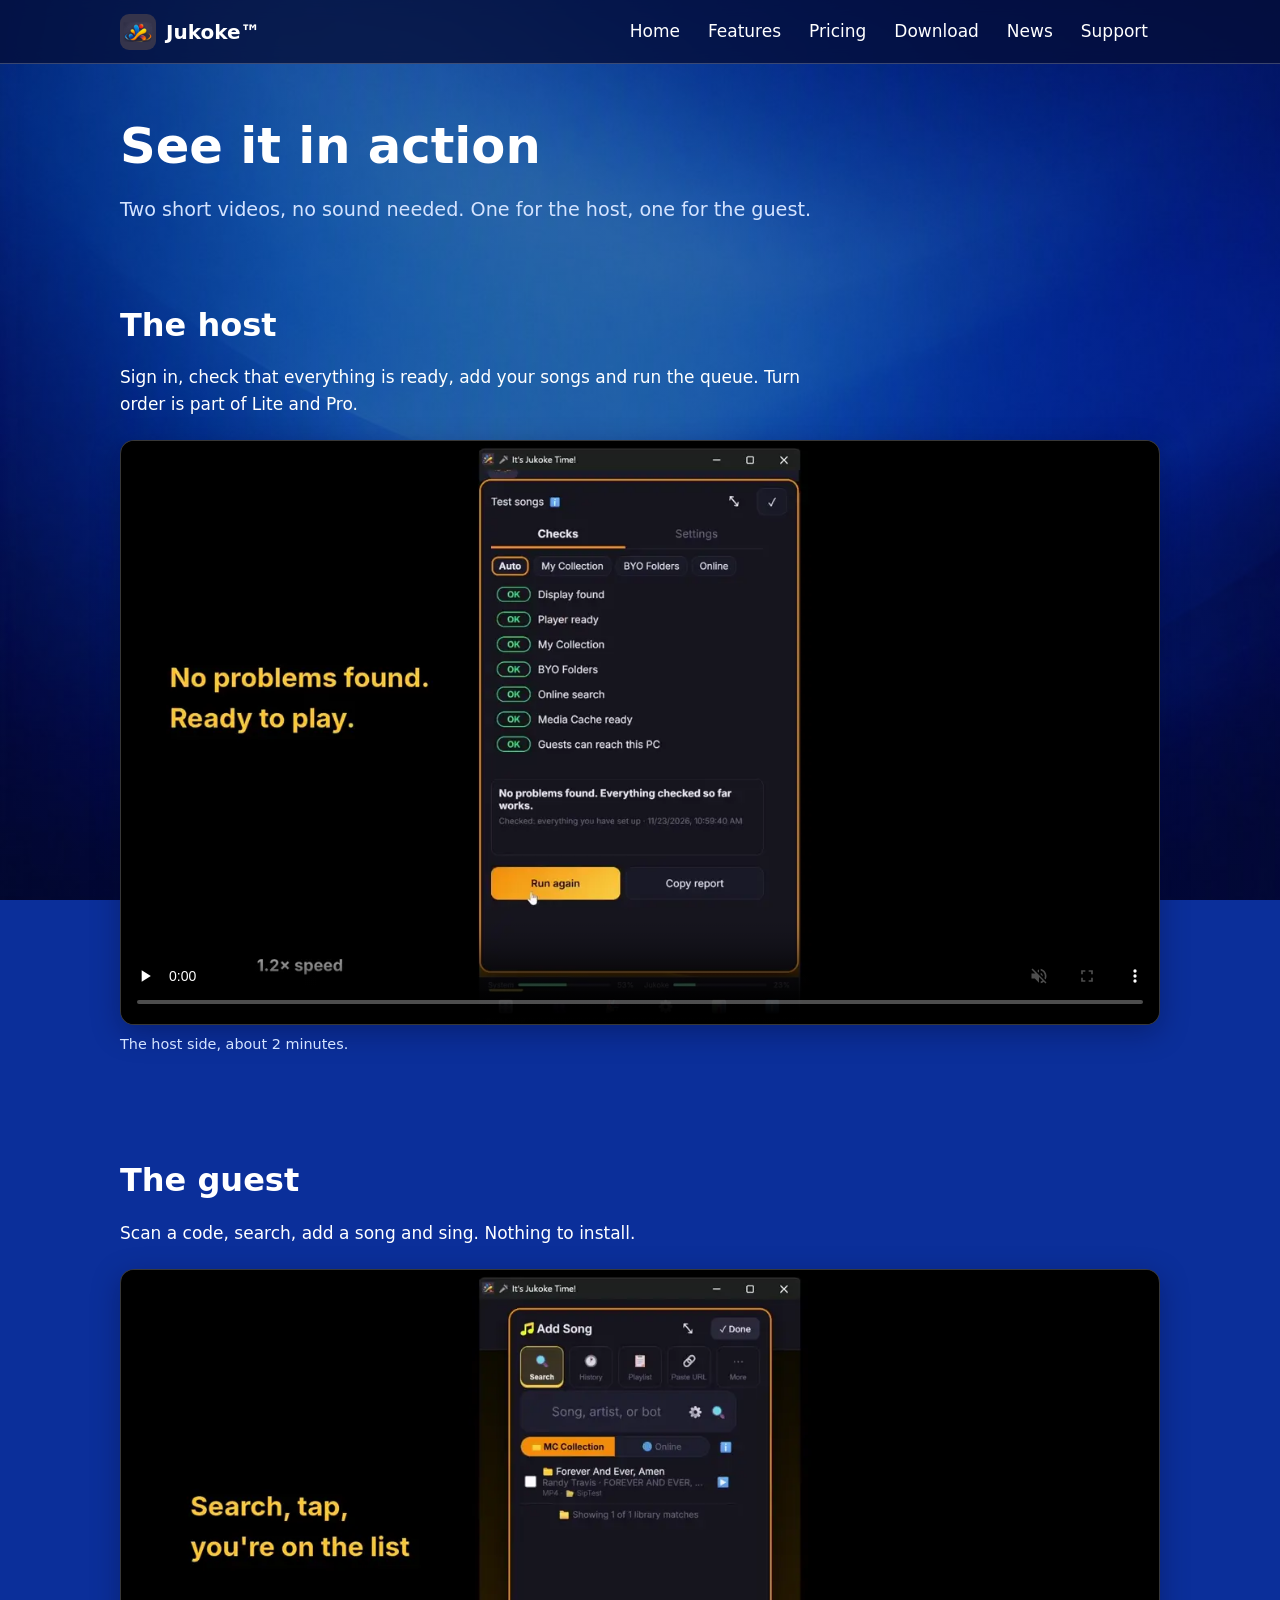
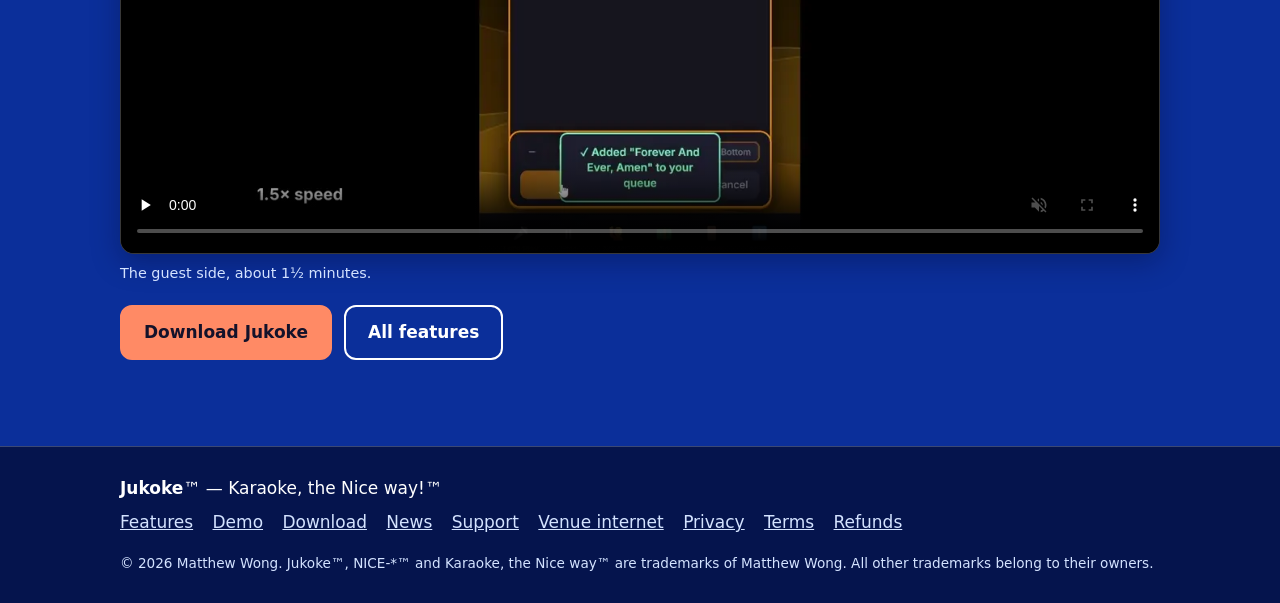
<file: demo.html>
<!doctype html>
<html lang="en">
<head>
<meta charset="utf-8">
<meta name="viewport" content="width=device-width, initial-scale=1">
<title>See it in action – Jukoke</title>
<meta name="description" content="Two short silent demos of Jukoke: the host getting ready and running the queue, and a guest joining by QR code and singing.">
<link rel="canonical" href="https://jukoke.com/demo.html">
<link rel="icon" type="image/png" sizes="32x32" href="img/favicon-32x32.png">
<link rel="icon" type="image/png" sizes="192x192" href="img/icon-192.png">
<link rel="apple-touch-icon" href="img/apple-touch-icon.png">
<meta property="og:title" content="See it in action – Jukoke">
<meta property="og:description" content="Two short silent demos: the host side and the guest side of Jukoke.">
<meta property="og:type" content="website">
<meta property="og:image" content="https://jukoke.com/img/logo.png">
<meta property="og:url" content="https://jukoke.com/demo.html">
<meta name="color-scheme" content="dark">
<link rel="alternate" type="application/atom+xml" title="Jukoke news" href="feed.xml">
<meta name="application-name" content="Jukoke">
<meta property="og:site_name" content="Jukoke">
<link rel="stylesheet" href="css/style.css">
</head>
<body>
<a class="skip" href="#main">Skip to content</a>
<header class="site-header">
<div class="wrap bar">
<a class="brand" href="index.html" aria-label="Jukoke home"><img src="img/icon-192.png" alt="" width="36" height="36"><span>Jukoke&trade;</span></a>
<nav aria-label="Main"><a href="index.html">Home</a><a href="features.html">Features</a><a href="pricing.html">Pricing</a><a href="download.html">Download</a><a href="news.html">News</a><a href="support.html">Support</a></nav>
</div>
</header>
<main id="main">

<section class="wrap block page-head">
<h1>See it in action</h1>
<p class="lead narrow">Two short videos, no sound needed. One for the host, one for the guest.</p>
</section>

<section class="wrap block" id="host">
<h2>The host</h2>
<p class="narrow">Sign in, check that everything is ready, add your songs and run the queue. Turn order is part of Lite and Pro.</p>
<figure class="demo-video">
<video controls muted playsinline preload="none" poster="img/video/demo-host-poster.webp" width="1920" height="1080">
<source src="assets/video/demo-host.mp4" type="video/mp4">
Your browser can&rsquo;t play this video.
</video>
<figcaption>The host side, about 2 minutes.</figcaption>
</figure>
</section>

<section class="wrap block" id="guest">
<h2>The guest</h2>
<p class="narrow">Scan a code, search, add a song and sing. Nothing to install.</p>
<figure class="demo-video">
<video controls muted playsinline preload="none" poster="img/video/demo-guest-poster.webp" width="1920" height="1080">
<source src="assets/video/demo-guest.mp4" type="video/mp4">
Your browser can&rsquo;t play this video.
</video>
<figcaption>The guest side, about 1&frac12; minutes.</figcaption>
</figure>
<p class="cta"><a class="btn" href="download.html">Download Jukoke</a> <a class="btn ghost" href="features.html">All features</a></p>
</section>

</main>
<footer class="site-footer">
<div class="wrap">
<p class="foot-tag"><strong>Jukoke</strong>&trade; &mdash; Karaoke, the Nice way!&trade;</p>
<p class="foot-links"><a href="features.html">Features</a> <a href="demo.html">Demo</a> <a href="download.html">Download</a> <a href="news.html">News</a> <a href="support.html">Support</a> <a href="wifi-setup.html">Venue internet</a> <a href="privacy.html">Privacy</a> <a href="terms.html">Terms</a> <a href="refunds.html">Refunds</a></p>
<p class="foot-small">&copy; <span data-year>2026</span> Matthew Wong. Jukoke&trade;, NICE-*&trade; and Karaoke, the Nice way&trade; are trademarks of Matthew Wong. All other trademarks belong to their owners.</p>
</div>
</footer>
<script src="js/config.js"></script>
<script src="js/site.js"></script>
</body>
</html>
</file>
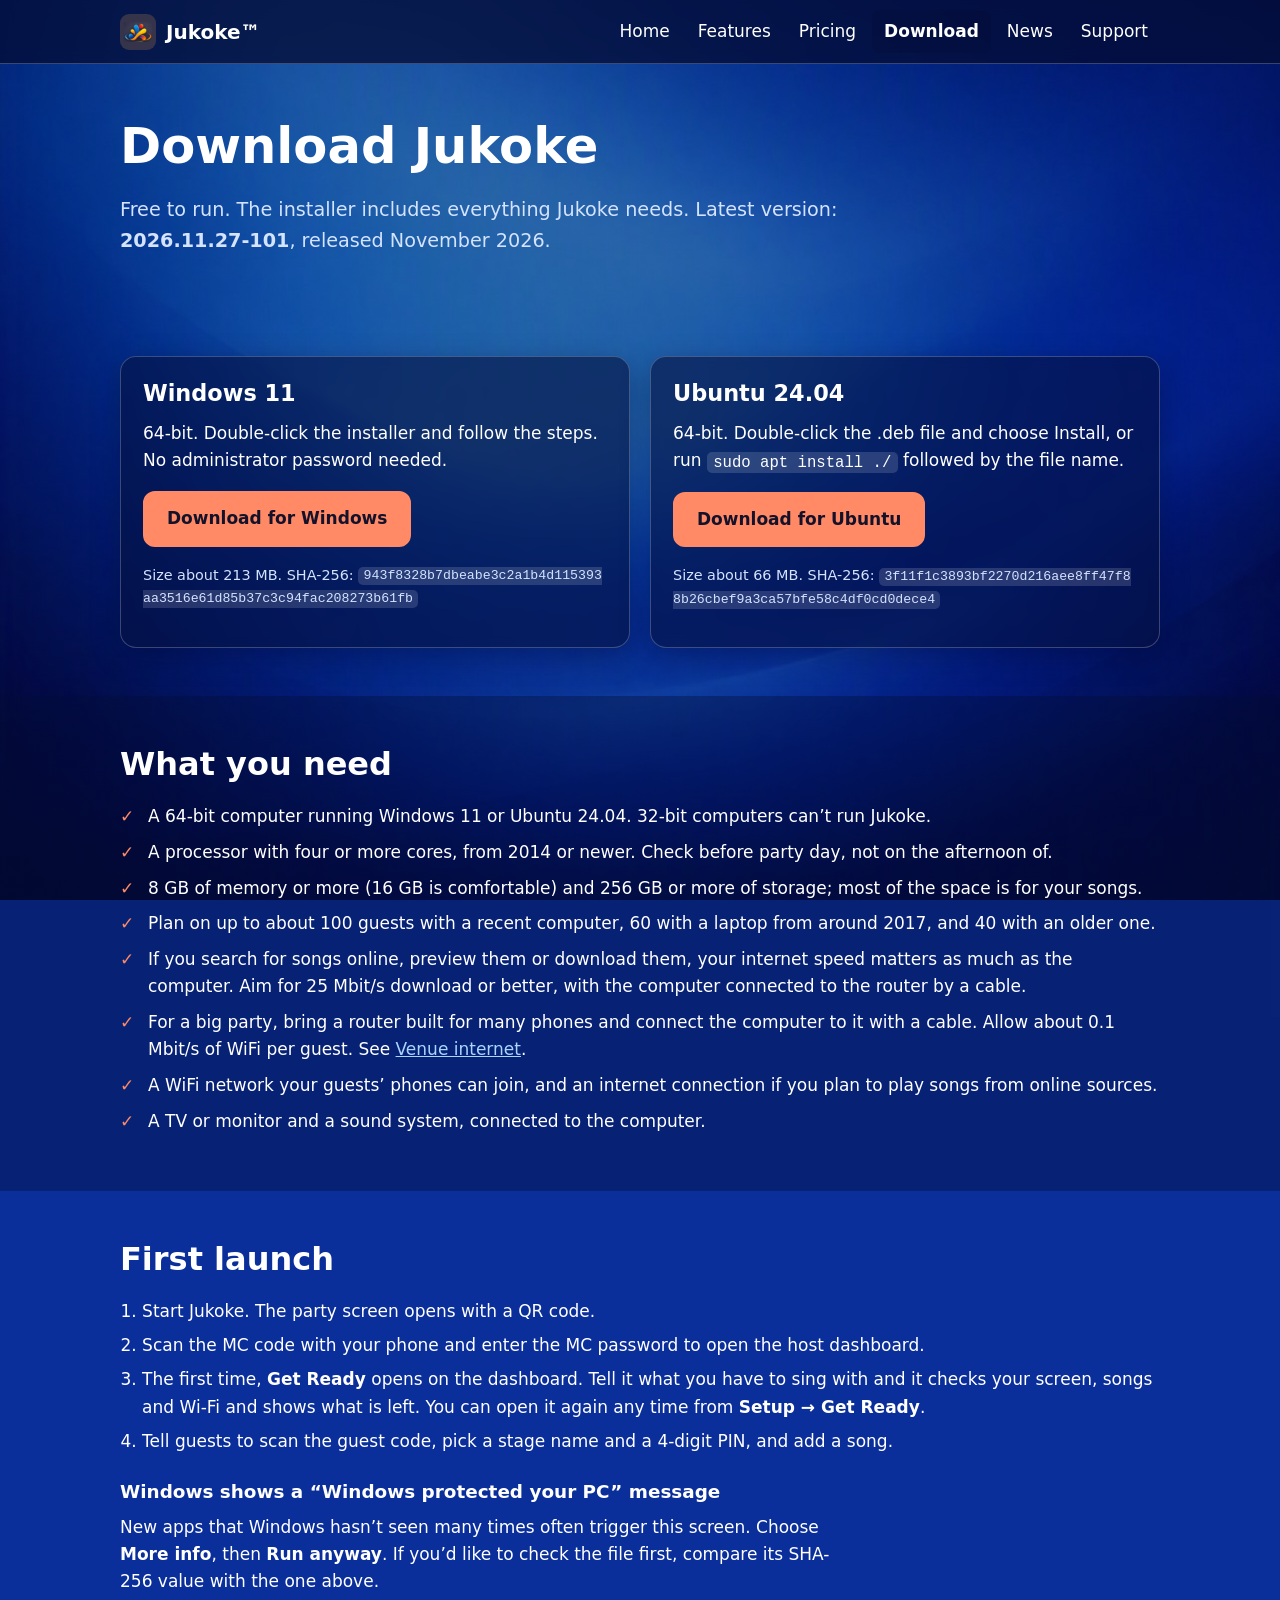
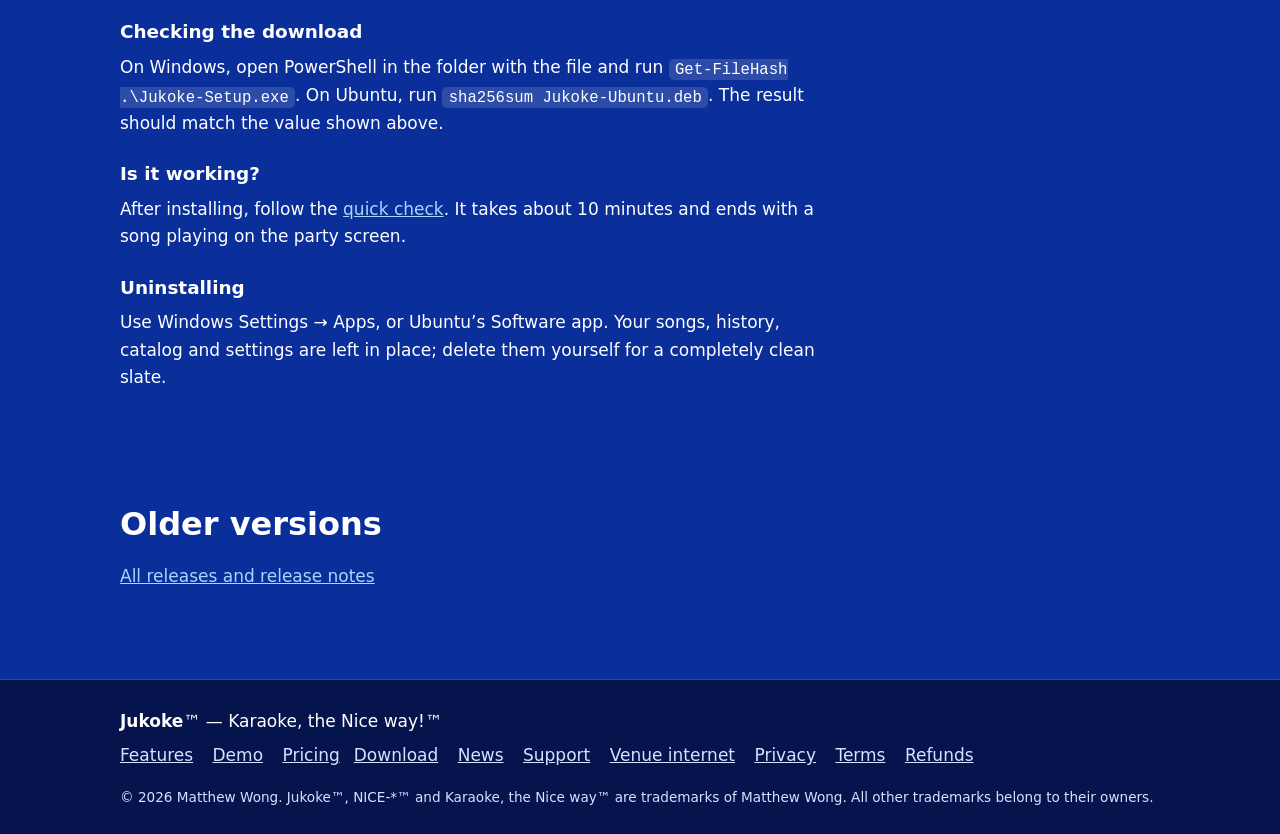
<file: download.html>
<!doctype html>
<html lang="en">
<head>
<meta charset="utf-8">
<meta name="viewport" content="width=device-width, initial-scale=1">
<title>Download – Jukoke</title>
<meta name="description" content="Download Jukoke for Windows 11 or Ubuntu 24.04. Free to run, with a 30-day free trial of the paid plans.">
<link rel="canonical" href="https://jukoke.com/download.html">
<link rel="icon" type="image/png" sizes="32x32" href="img/favicon-32x32.png">
<link rel="icon" type="image/png" sizes="192x192" href="img/icon-192.png">
<link rel="apple-touch-icon" href="img/apple-touch-icon.png">
<meta property="og:title" content="Download – Jukoke">
<meta property="og:description" content="Download Jukoke for Windows 11 or Ubuntu 24.04. Free to run, with a 30-day free trial of the paid plans.">
<meta property="og:type" content="website">
<meta property="og:image" content="https://jukoke.com/img/logo.png">
<meta property="og:url" content="https://jukoke.com/download.html">
<meta name="color-scheme" content="dark">
<link rel="alternate" type="application/atom+xml" title="Jukoke news" href="feed.xml">
<meta name="application-name" content="Jukoke">
<meta property="og:site_name" content="Jukoke">
<link rel="stylesheet" href="css/style.css">
</head>
<body>
<a class="skip" href="#main">Skip to content</a>
<header class="site-header">
<div class="wrap bar">
<a class="brand" href="index.html" aria-label="Jukoke home"><img src="img/icon-192.png" alt="" width="36" height="36"><span>Jukoke&trade;</span></a>
<nav aria-label="Main"><a href="index.html">Home</a><a href="features.html">Features</a><a href="pricing.html">Pricing</a><a href="download.html" aria-current="page">Download</a><a href="news.html">News</a><a href="support.html">Support</a></nav>
</div>
</header>
<main id="main">

<section class="wrap block page-head">
<h1>Download Jukoke</h1>
<p class="lead narrow">Free to run. The installer includes everything Jukoke needs. <span class="muted">Latest version: <strong data-cfg="version">&hellip;</strong>, released <span data-cfg="released">&hellip;</span>.</span></p>
<noscript><p class="note">This page uses a little JavaScript to build the download links. You can also find every release on the <a href="#" data-cfg-href="releasesUrl">releases page</a>.</p></noscript>
</section>

<section class="wrap block">
<div class="cards two">
<article class="card dl">
<h2>Windows 11</h2>
<p>64-bit. Double-click the installer and follow the steps. No administrator password needed.</p>
<p><a class="btn" href="#" data-dl="win">Download for Windows</a></p>
<p class="small muted">Size about <span data-cfg="winSize">&hellip;</span>. SHA-256: <code class="break" data-cfg="winSha">&hellip;</code></p>
</article>
<article class="card dl">
<h2>Ubuntu 24.04</h2>
<p>64-bit. Double-click the .deb file and choose Install, or run <code>sudo apt install ./</code> followed by the file name.</p>
<p><a class="btn" href="#" data-dl="deb">Download for Ubuntu</a></p>
<p class="small muted">Size about <span data-cfg="debSize">&hellip;</span>. SHA-256: <code class="break" data-cfg="debSha">&hellip;</code></p>
</article>
</div>
</section>

<section class="band">
<div class="wrap block">
<h2>What you need</h2>
<ul class="ticks">
<li>A 64-bit computer running Windows 11 or Ubuntu 24.04. 32-bit computers can&rsquo;t run Jukoke.</li>
<li>A processor with four or more cores, from 2014 or newer. Check before party day, not on the afternoon of.</li>
<li>8 GB of memory or more (16 GB is comfortable) and 256 GB or more of storage; most of the space is for your songs.</li>
<li>Plan on up to about 100 guests with a recent computer, 60 with a laptop from around 2017, and 40 with an older one.</li>
<li>If you search for songs online, preview them or download them, your internet speed matters as much as the computer. Aim for 25 Mbit/s download or better, with the computer connected to the router by a cable.</li>
<li>For a big party, bring a router built for many phones and connect the computer to it with a cable. Allow about 0.1 Mbit/s of WiFi per guest. See <a href="wifi-setup.html">Venue internet</a>.</li>
<li>A WiFi network your guests&rsquo; phones can join, and an internet connection if you plan to play songs from online sources.</li>
<li>A TV or monitor and a sound system, connected to the computer.</li>
</ul>
</div>
</section>

<section class="wrap block">
<h2>First launch</h2>
<ol class="plain">
<li>Start Jukoke. The party screen opens with a QR code.</li>
<li>Scan the MC code with your phone and enter the MC password to open the host dashboard.</li>
<li>The first time, <strong>Get Ready</strong> opens on the dashboard. Tell it what you have to sing with and it checks your screen, songs and Wi-Fi and shows what is left. You can open it again any time from <strong>Setup &rarr; Get Ready</strong>.</li>
<li>Tell guests to scan the guest code, pick a stage name and a 4-digit PIN, and add a song.</li>
</ol>
<h3>Windows shows a &ldquo;Windows protected your PC&rdquo; message</h3>
<p class="narrow">New apps that Windows hasn&rsquo;t seen many times often trigger this screen. Choose <strong>More info</strong>, then <strong>Run anyway</strong>. If you&rsquo;d like to check the file first, compare its SHA-256 value with the one above.</p>
<h3>Checking the download</h3>
<p class="narrow">On Windows, open PowerShell in the folder with the file and run <code>Get-FileHash .\Jukoke-Setup.exe</code>. On Ubuntu, run <code>sha256sum Jukoke-Ubuntu.deb</code>. The result should match the value shown above.</p>
<h3>Is it working?</h3>
<p class="narrow">After installing, follow the <a href="check.html">quick check</a>. It takes about 10 minutes and ends with a song playing on the party screen.</p>
<h3>Uninstalling</h3>
<p class="narrow">Use Windows Settings &rarr; Apps, or Ubuntu&rsquo;s Software app. Your songs, history, catalog and settings are left in place; delete them yourself for a completely clean slate.</p>
</section>

<section class="wrap block">
<h2>Older versions</h2>
<p><a href="#" data-cfg-href="releasesUrl">All releases and release notes</a></p>
</section>

</main>
<footer class="site-footer">
<div class="wrap">
<p class="foot-tag"><strong>Jukoke</strong>&trade; &mdash; Karaoke, the Nice way!&trade;</p>
<p class="foot-links"><a href="features.html">Features</a> <a href="demo.html">Demo</a> <a href="pricing.html">Pricing</a><a href="download.html">Download</a> <a href="news.html">News</a> <a href="support.html">Support</a> <a href="wifi-setup.html">Venue internet</a> <a href="privacy.html">Privacy</a> <a href="terms.html">Terms</a> <a href="refunds.html">Refunds</a></p>
<p class="foot-small">&copy; <span data-year>2026</span> Matthew Wong. Jukoke&trade;, NICE-*&trade; and Karaoke, the Nice way&trade; are trademarks of Matthew Wong. All other trademarks belong to their owners.</p>
</div>
</footer>
<script src="js/config.js"></script>
<script src="js/site.js"></script>
</body>
</html>
</file>
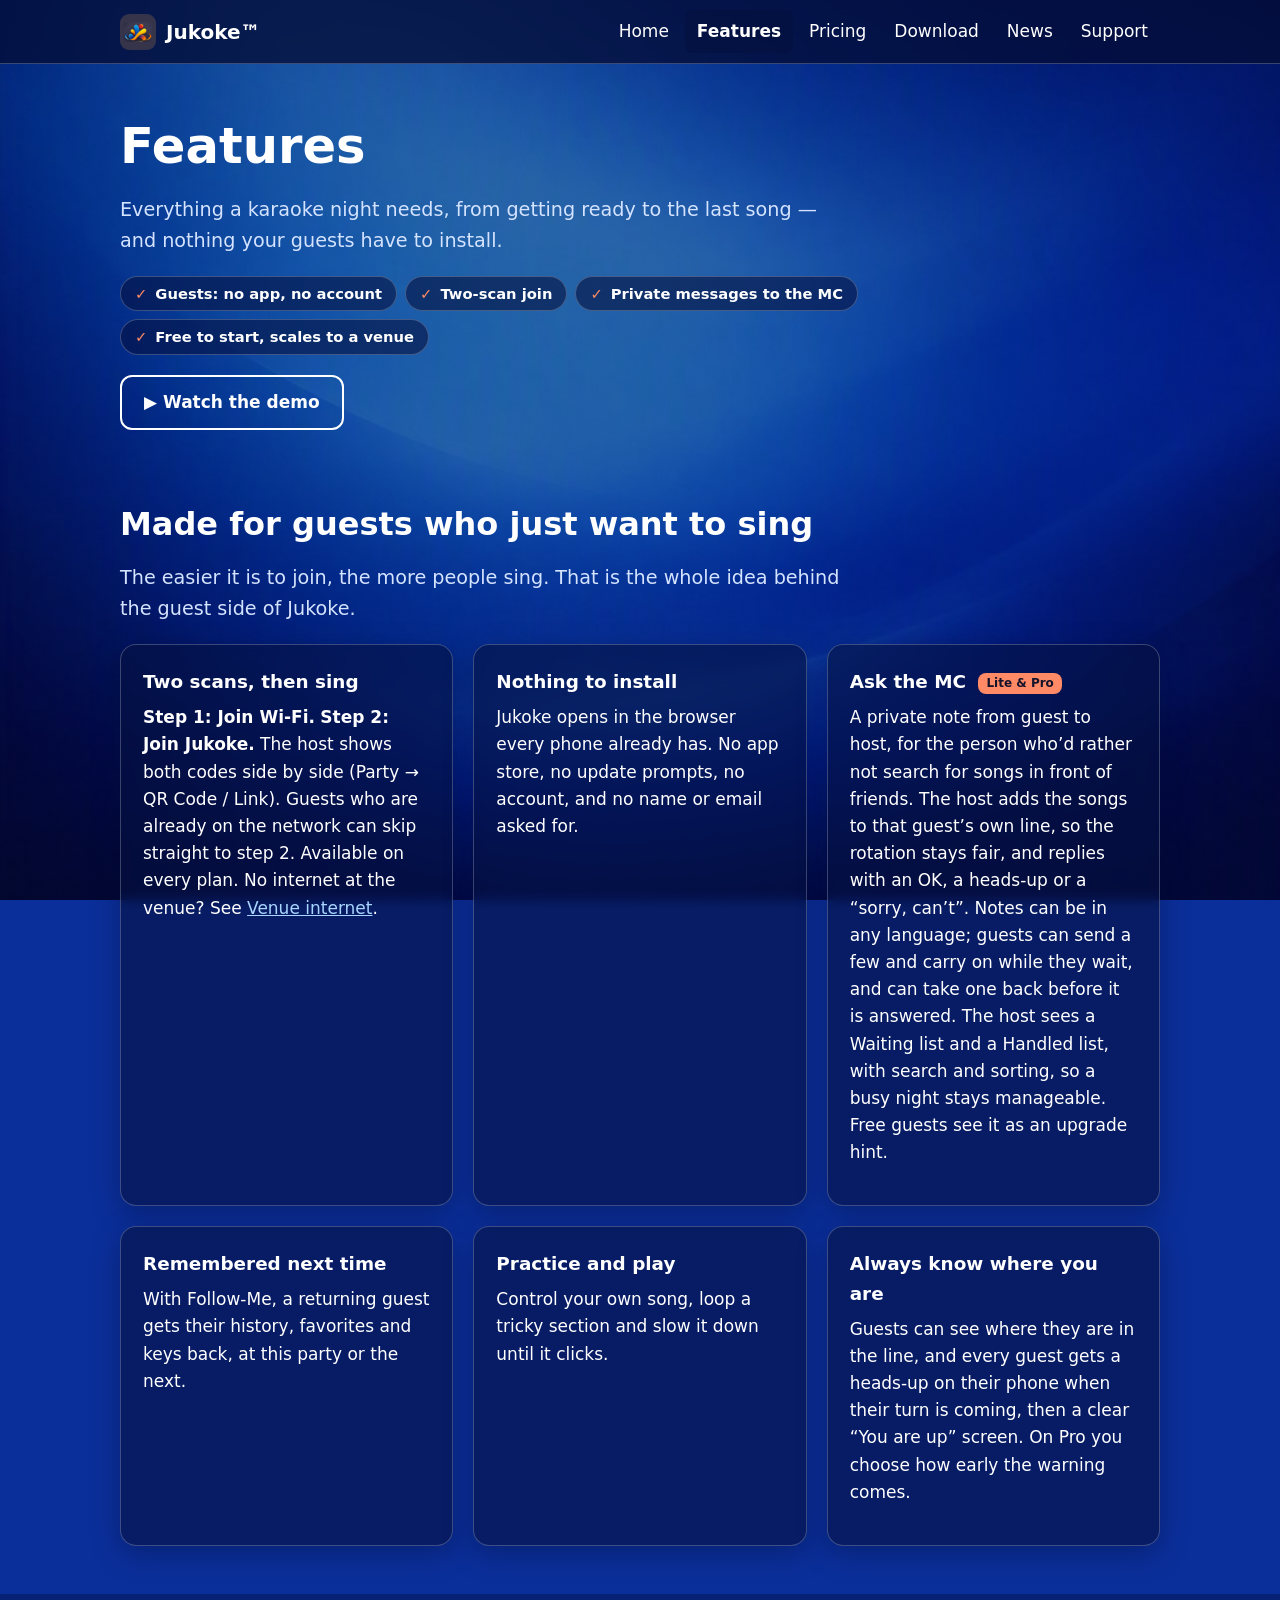
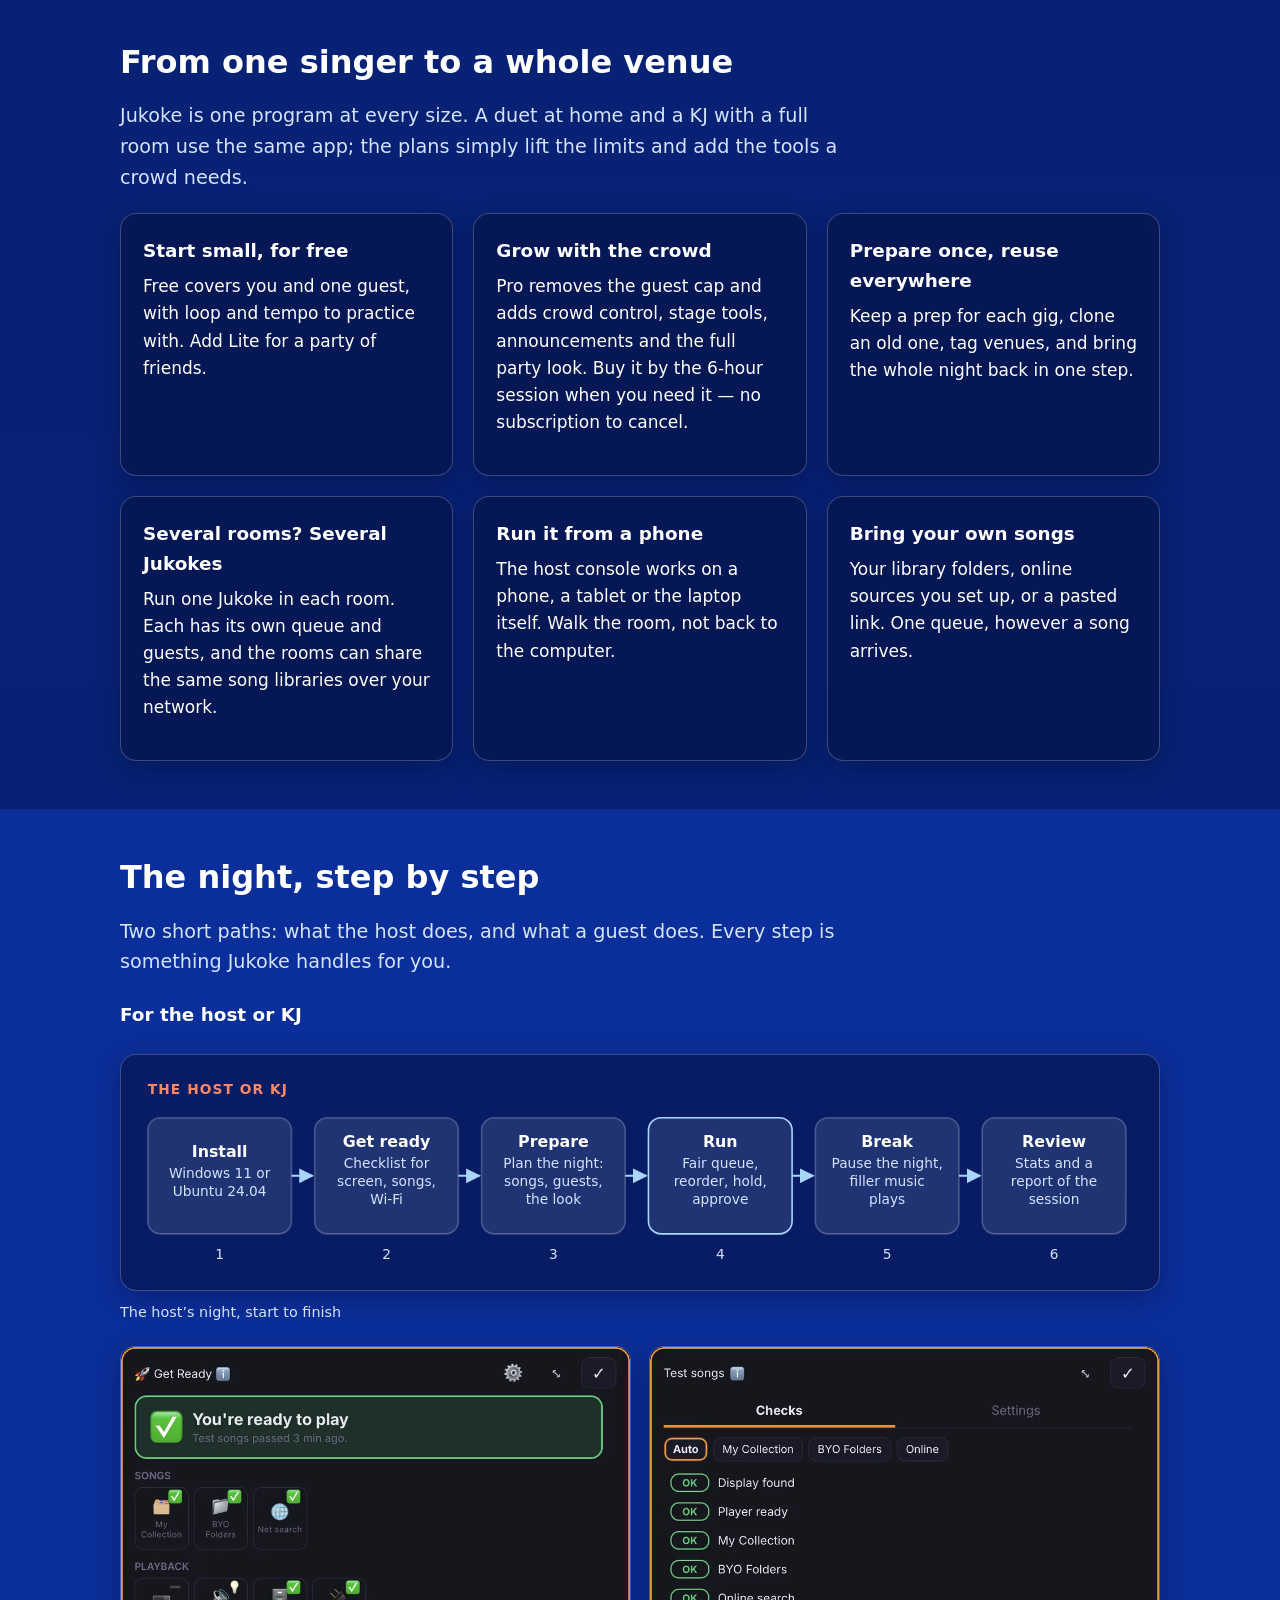
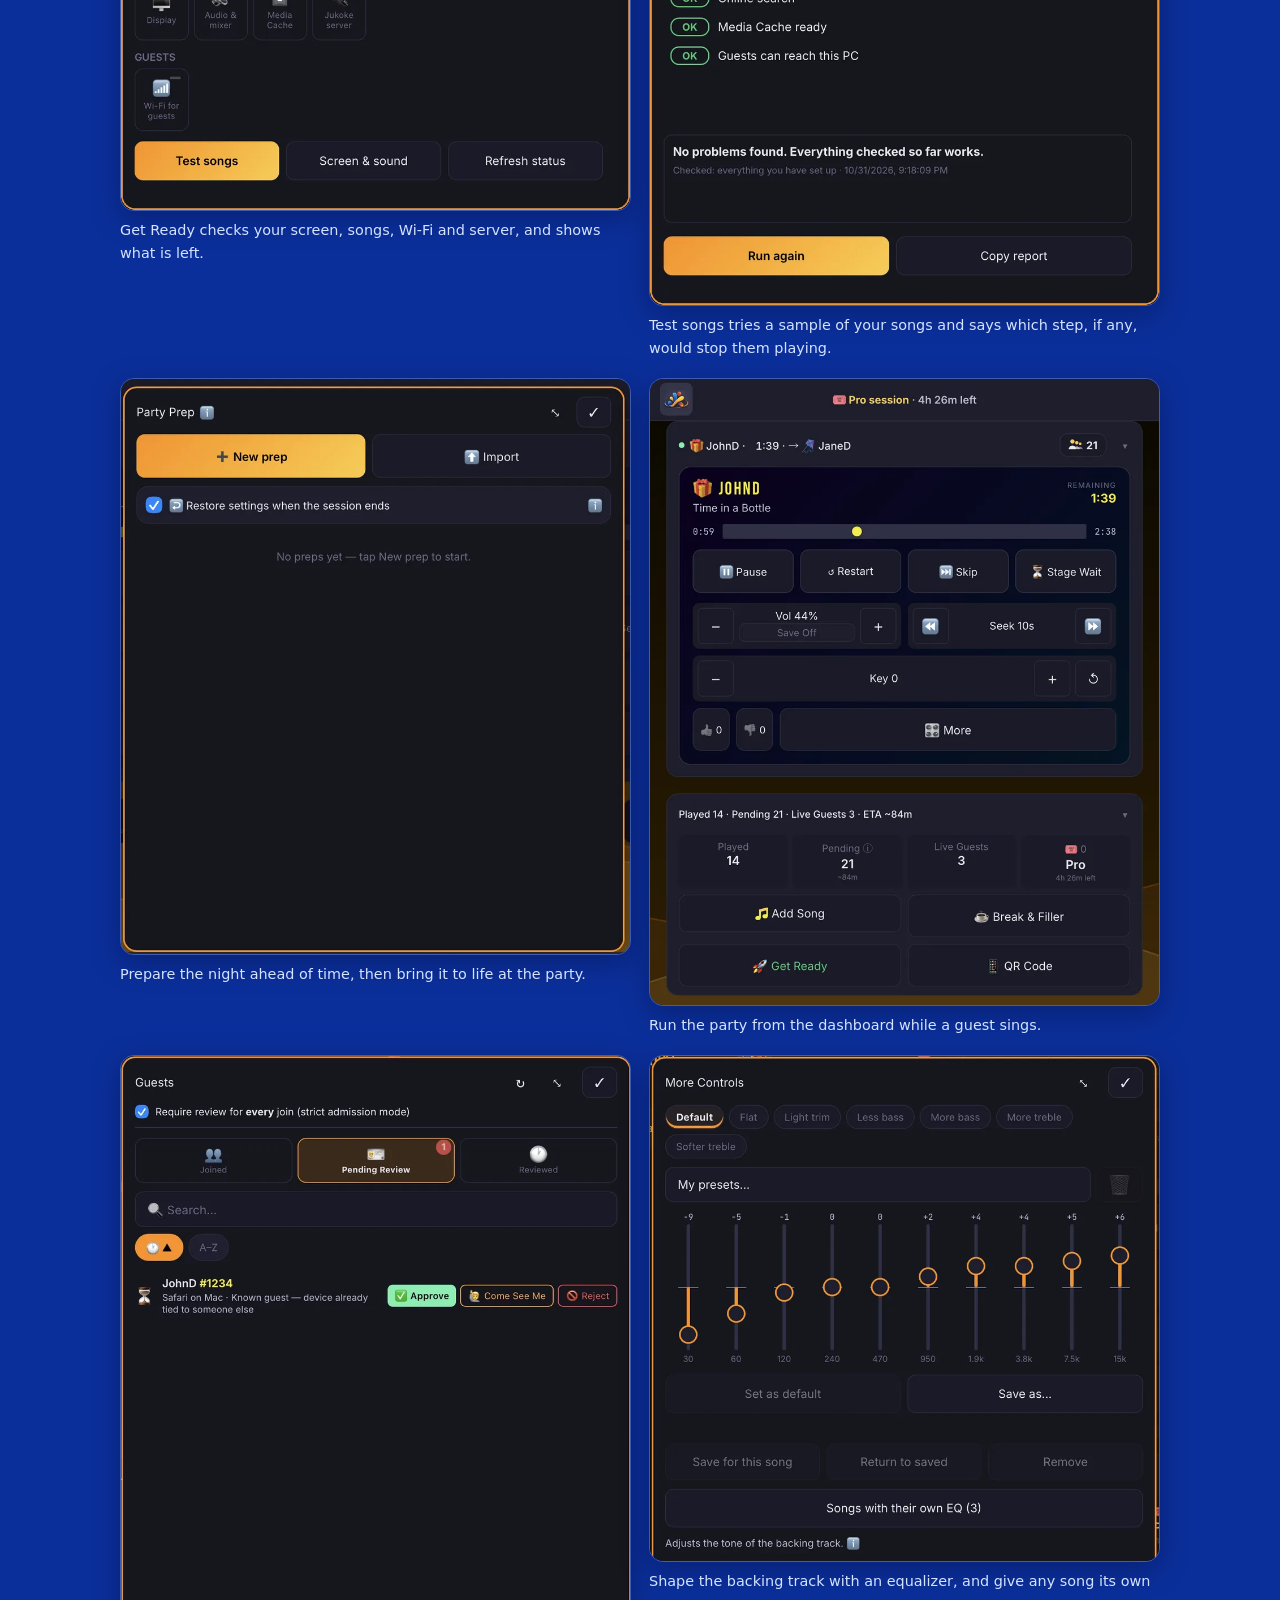
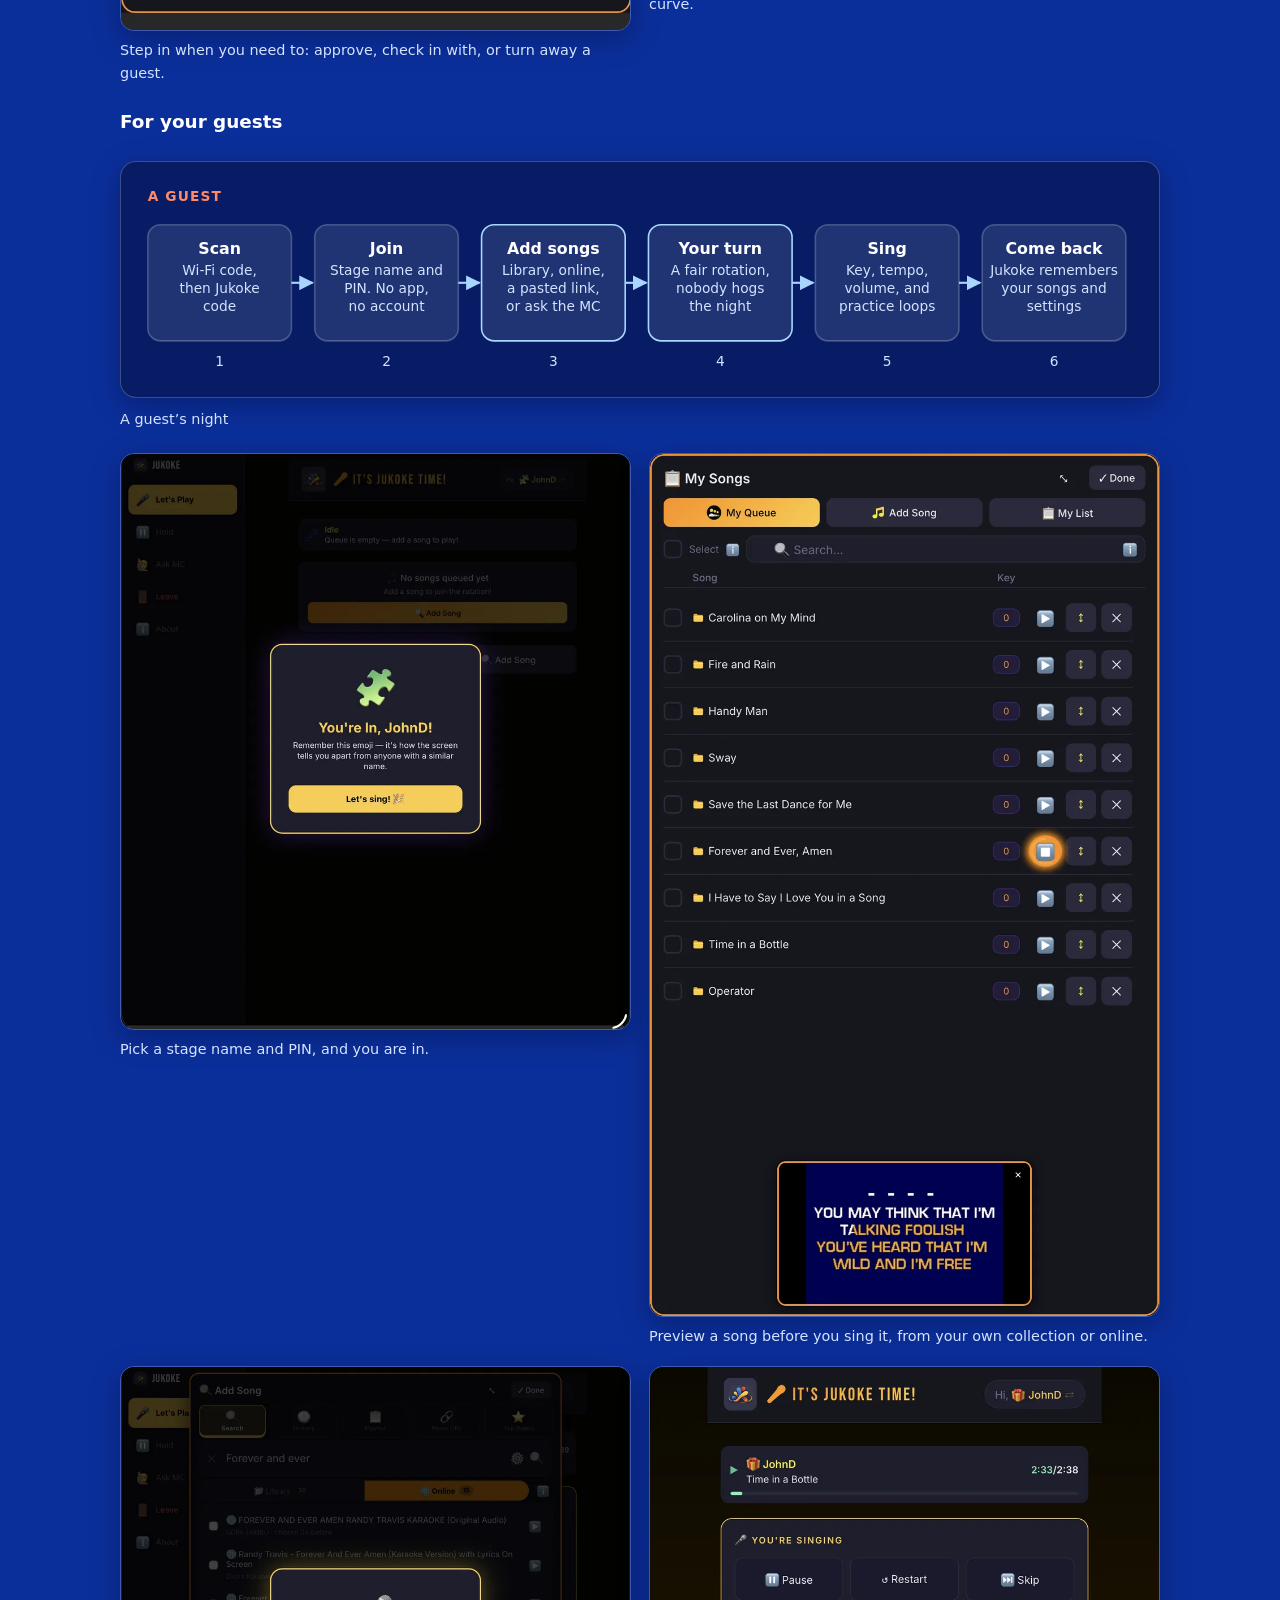
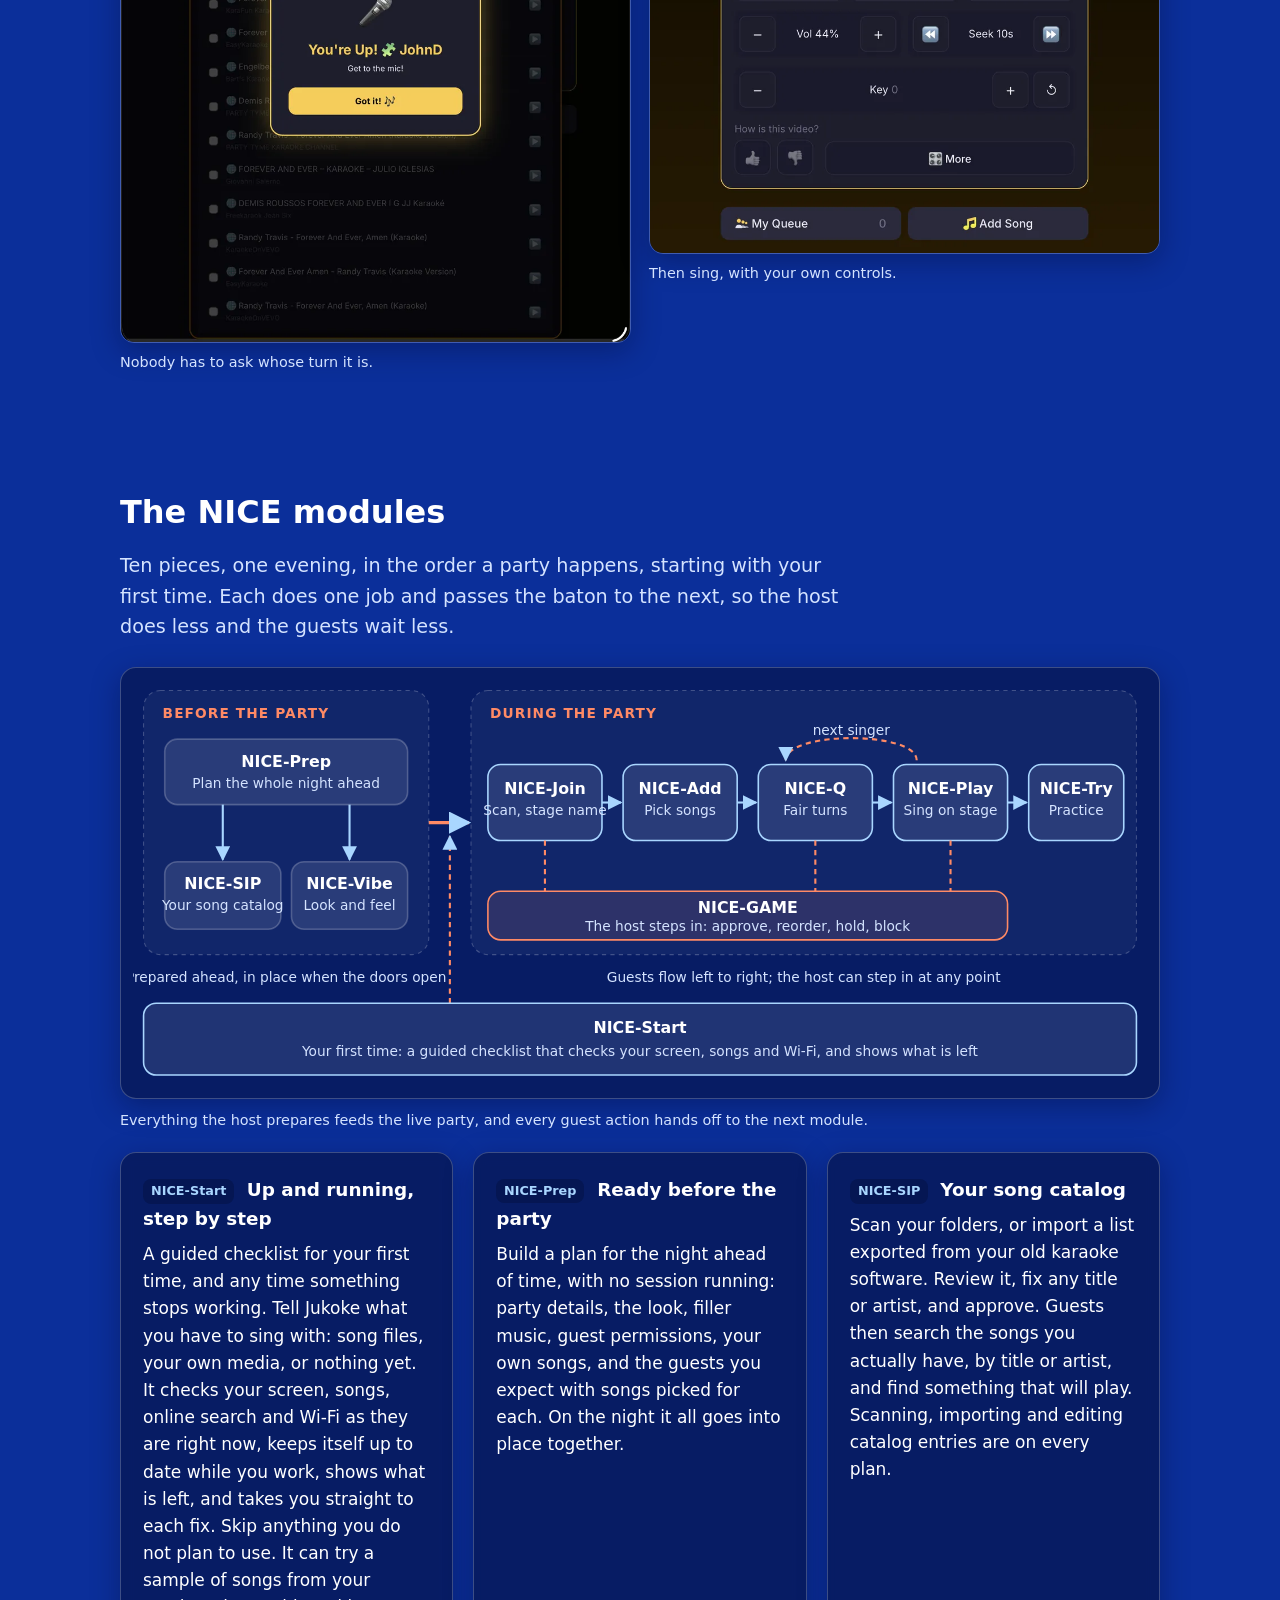
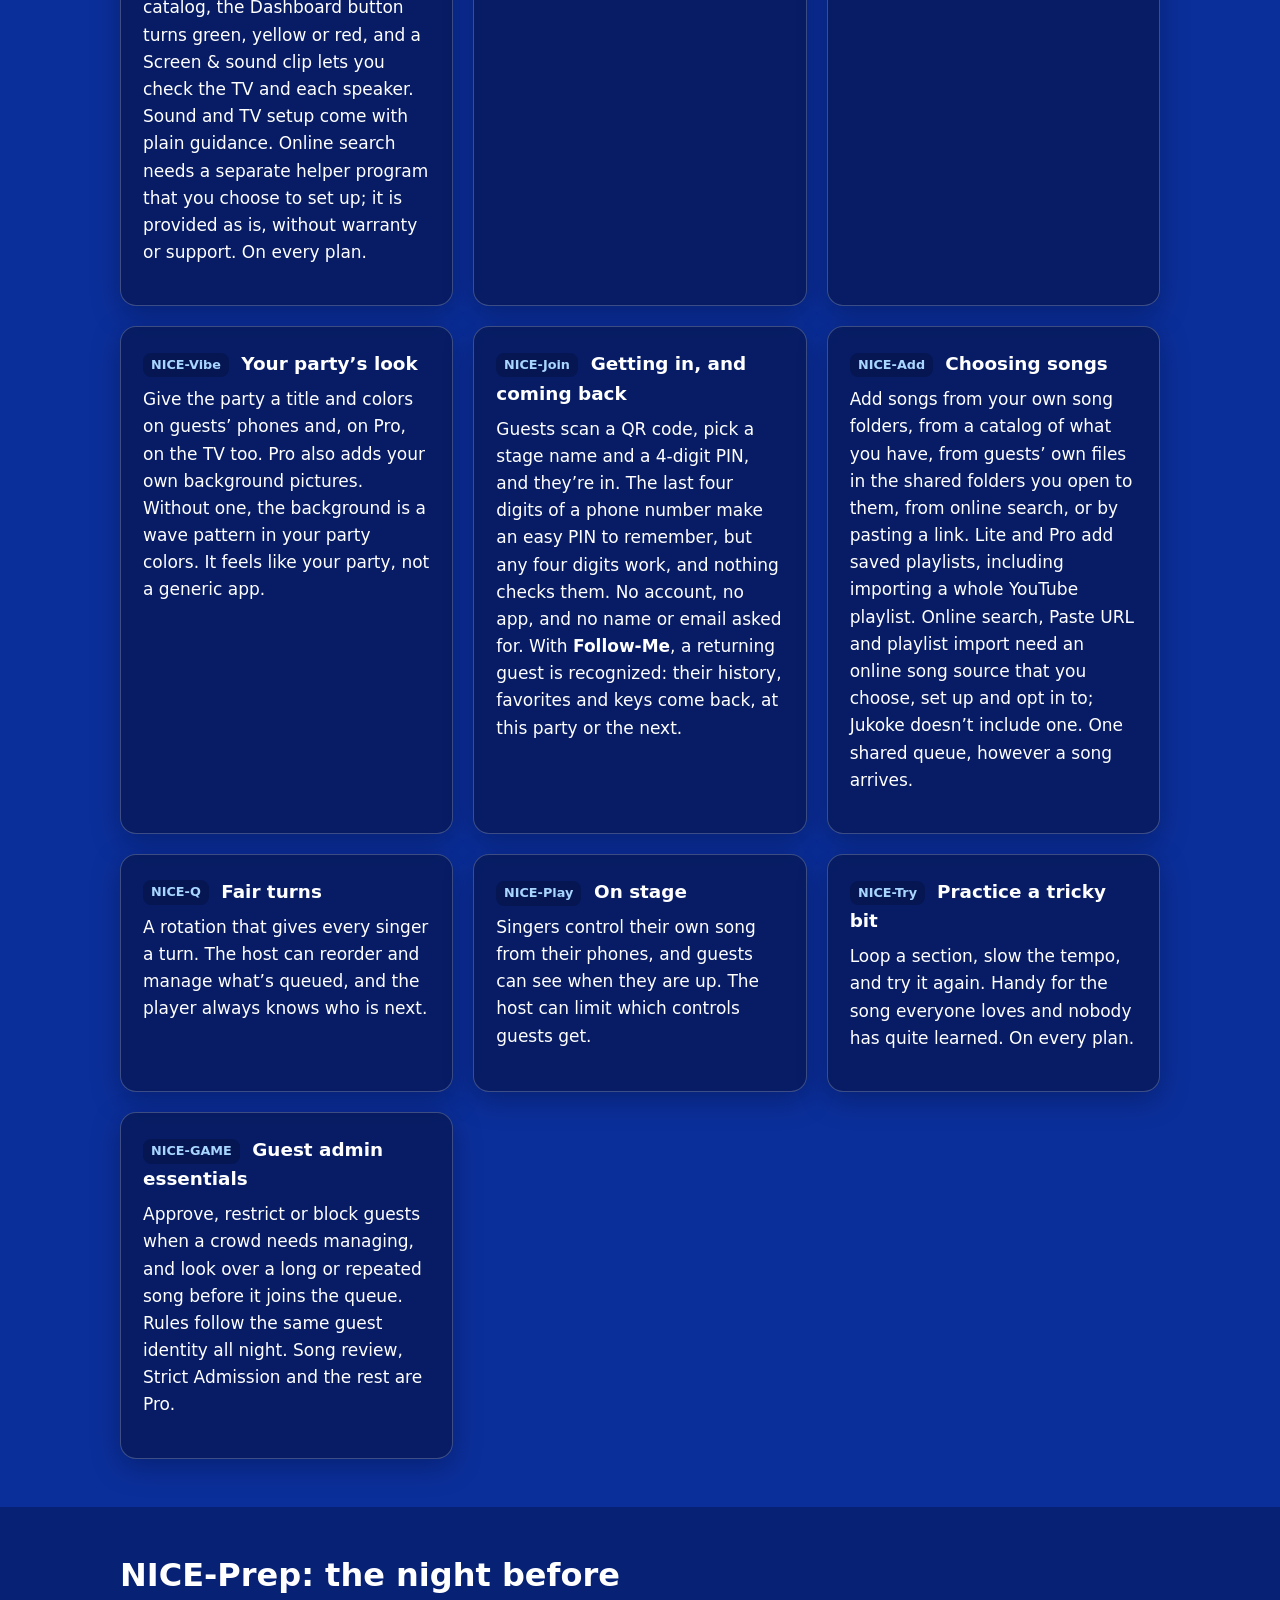
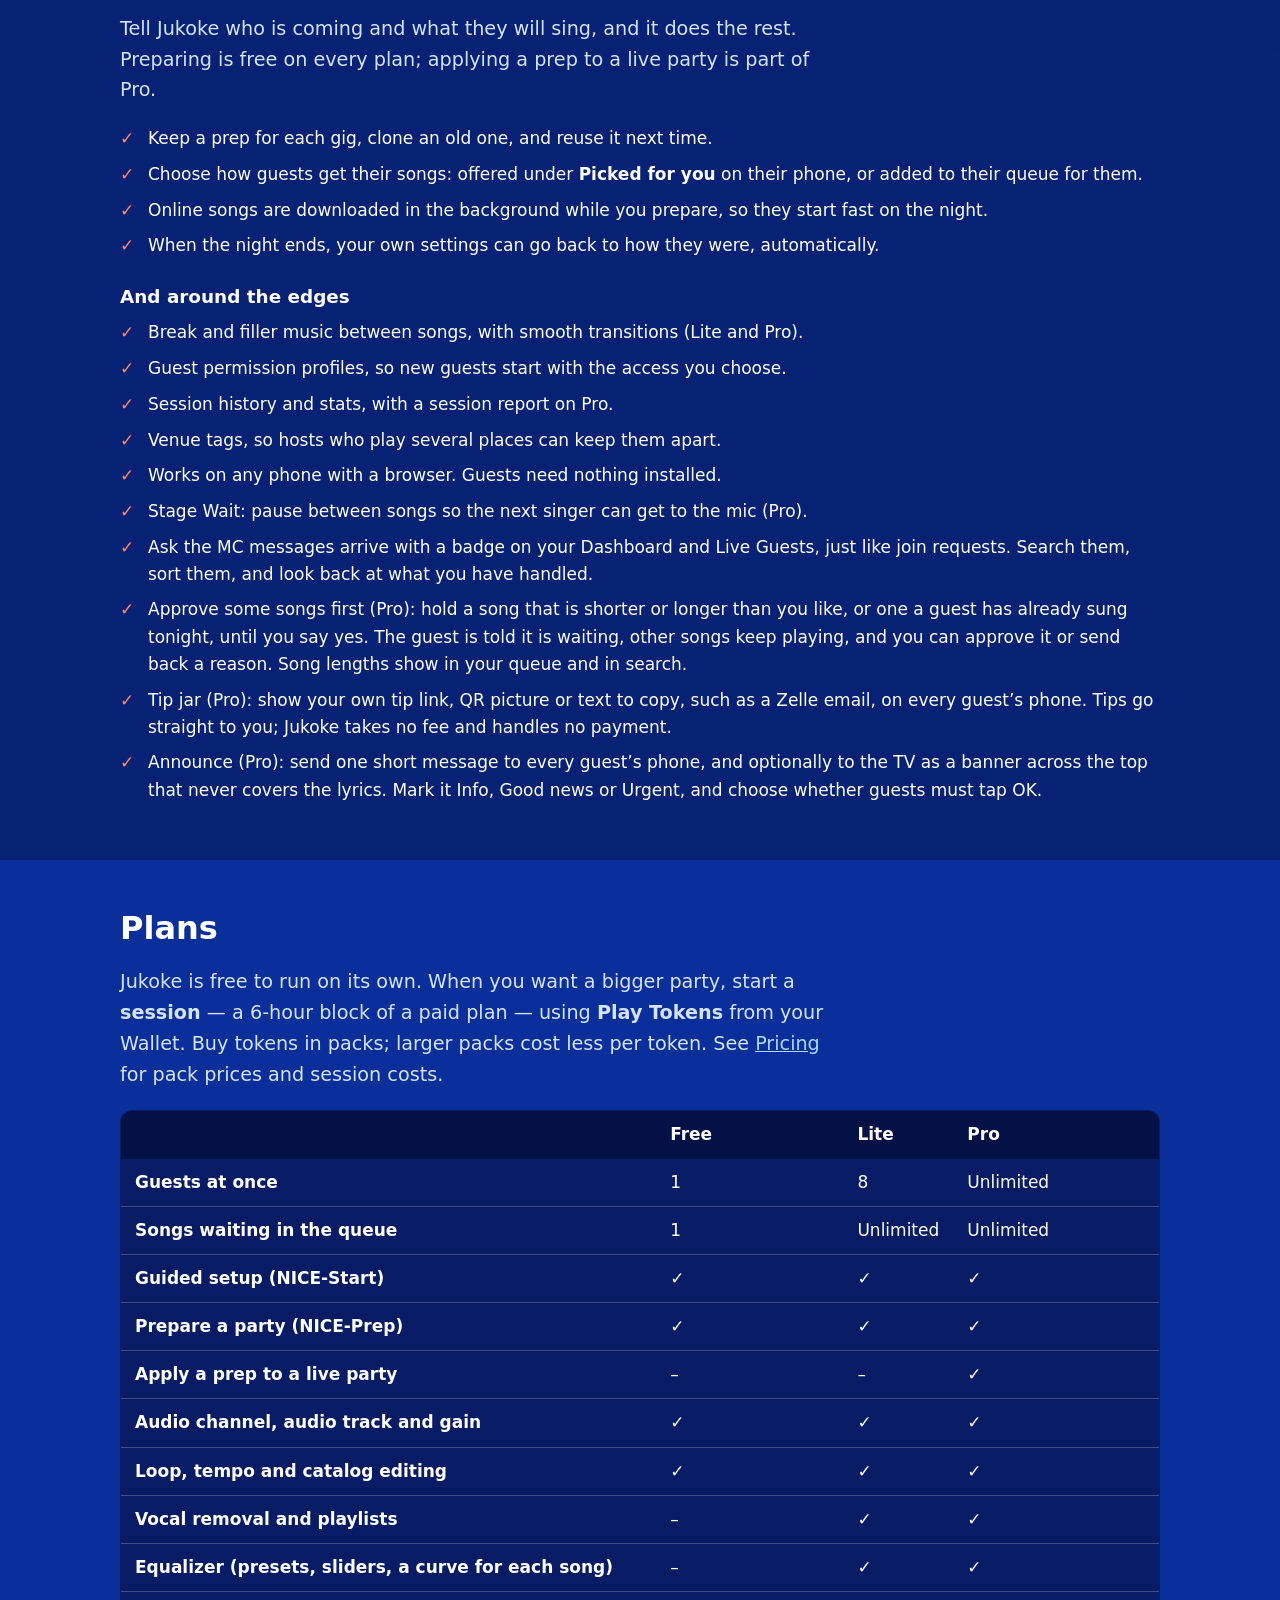
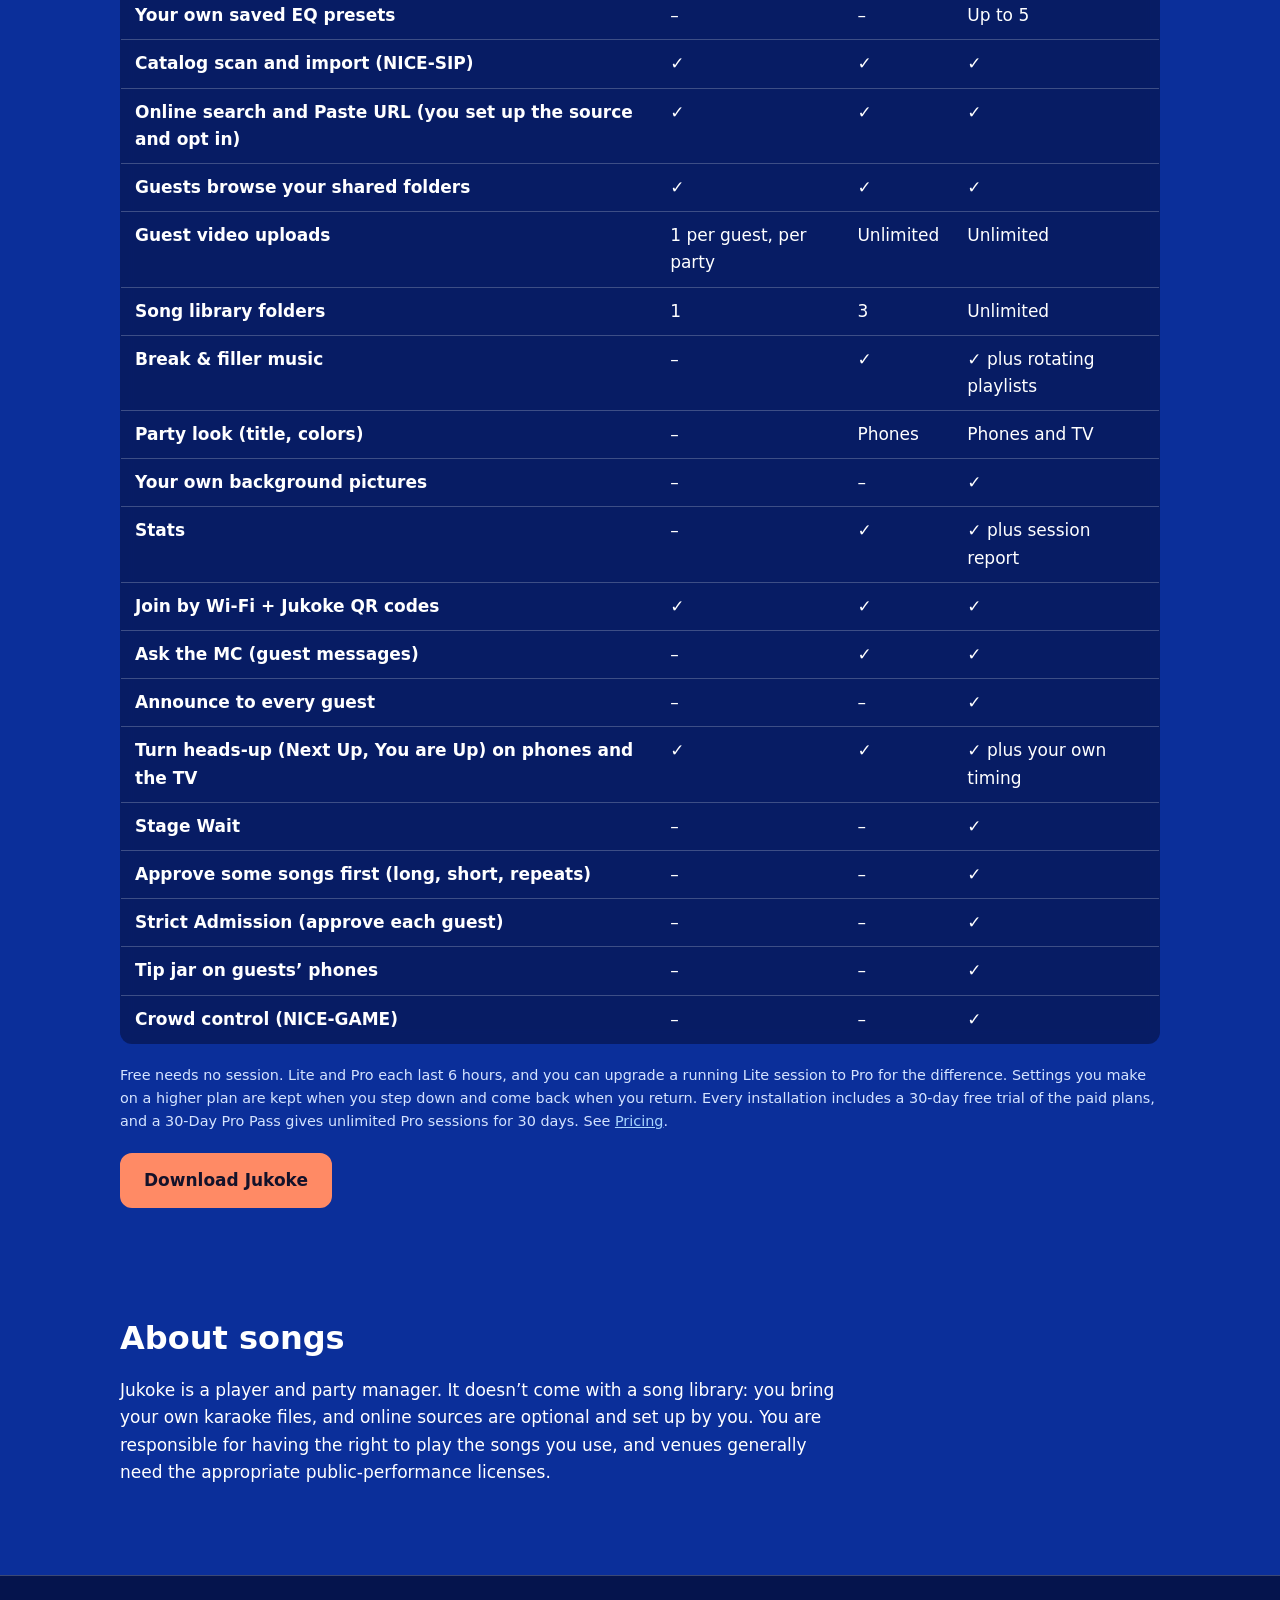
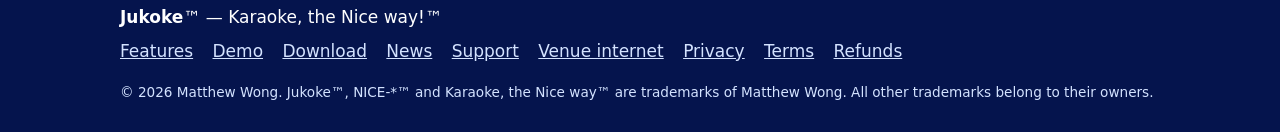
<file: features.html>
<!doctype html>
<html lang="en">
<head>
<meta charset="utf-8">
<meta name="viewport" content="width=device-width, initial-scale=1">
<title>Features – Jukoke</title>
<meta name="description" content="What Jukoke does: prepare ahead, guests join by QR code and are remembered, a fair queue, songs from many places, and host controls.">
<link rel="canonical" href="https://jukoke.com/features.html">
<link rel="icon" type="image/png" sizes="32x32" href="img/favicon-32x32.png">
<link rel="icon" type="image/png" sizes="192x192" href="img/icon-192.png">
<link rel="apple-touch-icon" href="img/apple-touch-icon.png">
<meta property="og:title" content="Features – Jukoke">
<meta property="og:description" content="What Jukoke does: prepare ahead, guests join by QR code and are remembered, a fair queue, songs from many places, and host controls.">
<meta property="og:type" content="website">
<meta property="og:image" content="https://jukoke.com/img/logo.png">
<meta property="og:url" content="https://jukoke.com/features.html">
<meta name="color-scheme" content="dark">
<link rel="alternate" type="application/atom+xml" title="Jukoke news" href="feed.xml">
<meta name="application-name" content="Jukoke">
<meta property="og:site_name" content="Jukoke">
<link rel="stylesheet" href="css/style.css">
</head>
<body>
<a class="skip" href="#main">Skip to content</a>
<header class="site-header">
<div class="wrap bar">
<a class="brand" href="index.html" aria-label="Jukoke home"><img src="img/icon-192.png" alt="" width="36" height="36"><span>Jukoke&trade;</span></a>
<nav aria-label="Main"><a href="index.html">Home</a><a href="features.html" aria-current="page">Features</a><a href="pricing.html">Pricing</a><a href="download.html">Download</a><a href="news.html">News</a><a href="support.html">Support</a></nav>
</div>
</header>
<main id="main">

<section class="wrap block page-head">
<h1>Features</h1>
<p class="lead narrow">Everything a karaoke night needs, from getting ready to the last song &mdash; and nothing your guests have to install.</p>
<ul class="pills"><li>Guests: no app, no account</li><li>Two-scan join</li><li>Private messages to the MC</li><li>Free to start, scales to a venue</li></ul>
<p class="cta"><a class="btn ghost" href="demo.html">&#9654; Watch the demo</a></p>
</section>

<section class="wrap block" id="guests">
<h2>Made for guests who just want to sing</h2>
<p class="lead narrow">The easier it is to join, the more people sing. That is the whole idea behind the guest side of Jukoke.</p>
<div class="cards three">
<article class="card"><h3>Two scans, then sing</h3><p><strong>Step 1: Join Wi-Fi.</strong> <strong>Step 2: Join Jukoke.</strong> The host shows both codes side by side (Party &rarr; QR Code / Link). Guests who are already on the network can skip straight to step 2. Available on every plan. No internet at the venue? See <a href="wifi-setup.html">Venue internet</a>.</p></article>
<article class="card"><h3>Nothing to install</h3><p>Jukoke opens in the browser every phone already has. No app store, no update prompts, no account, and no name or email asked for.</p></article>
<article class="card"><h3>Ask the MC <span class="badge">Lite &amp; Pro</span></h3><p>A private note from guest to host, for the person who&rsquo;d rather not search for songs in front of friends. The host adds the songs to that guest&rsquo;s own line, so the rotation stays fair, and replies with an OK, a heads-up or a &ldquo;sorry, can&rsquo;t&rdquo;. Notes can be in any language; guests can send a few and carry on while they wait, and can take one back before it is answered. The host sees a Waiting list and a Handled list, with search and sorting, so a busy night stays manageable. Free guests see it as an upgrade hint.</p></article>
<article class="card"><h3>Remembered next time</h3><p>With Follow-Me, a returning guest gets their history, favorites and keys back, at this party or the next.</p></article>
<article class="card"><h3>Practice and play</h3><p>Control your own song, loop a tricky section and slow it down until it clicks.</p></article>
<article class="card"><h3>Always know where you are</h3><p>Guests can see where they are in the line, and every guest gets a heads-up on their phone when their turn is coming, then a clear &ldquo;You are up&rdquo; screen. On Pro you choose how early the warning comes.</p></article>
</div>
</section>

<section class="band">
<div class="wrap block" id="scale">
<h2>From one singer to a whole venue</h2>
<p class="lead narrow">Jukoke is one program at every size. A duet at home and a KJ with a full room use the same app; the plans simply lift the limits and add the tools a crowd needs.</p>
<div class="cards three">
<article class="card"><h3>Start small, for free</h3><p>Free covers you and one guest, with loop and tempo to practice with. Add Lite for a party of friends.</p></article>
<article class="card"><h3>Grow with the crowd</h3><p>Pro removes the guest cap and adds crowd control, stage tools, announcements and the full party look. Buy it by the 6-hour session when you need it &mdash; no subscription to cancel.</p></article>
<article class="card"><h3>Prepare once, reuse everywhere</h3><p>Keep a prep for each gig, clone an old one, tag venues, and bring the whole night back in one step.</p></article>
<article class="card"><h3>Several rooms? Several Jukokes</h3><p>Run one Jukoke in each room. Each has its own queue and guests, and the rooms can share the same song libraries over your network.</p></article>
<article class="card"><h3>Run it from a phone</h3><p>The host console works on a phone, a tablet or the laptop itself. Walk the room, not back to the computer.</p></article>
<article class="card"><h3>Bring your own songs</h3><p>Your library folders, online sources you set up, or a pasted link. One queue, however a song arrives.</p></article>
</div>
</div>
</section>

<section class="wrap block" id="flows">
<h2>The night, step by step</h2>
<p class="lead narrow">Two short paths: what the host does, and what a guest does. Every step is something Jukoke handles for you.</p>
<h3>For the host or KJ</h3>
<figure class="diagram">
<div class="diagram-scroll">
<svg viewBox="0 0 960 200" role="img" aria-labelledby="hd-t hd-d" xmlns="http://www.w3.org/2000/svg">
<title id="hd-t">The host&rsquo;s night, start to finish</title>
<desc id="hd-d">Install, get ready with the checklist, prepare the night, run the party, take a break when needed, then review the stats.</desc>
<defs><marker id="mhd" viewBox="0 0 10 10" refX="9" refY="5" markerWidth="7" markerHeight="7" orient="auto-start-reverse"><path d="M0 0L10 5L0 10z" class="dg-arrow"/></marker></defs>
<text class="dg-label" x="14" y="26">THE HOST OR KJ</text>
<rect class="dg-box" x="14" y="48" width="136" height="110" rx="12"/>
<text class="dg-name" x="82" y="85" text-anchor="middle">Install</text>
<text class="dg-sub" x="82" y="105" text-anchor="middle">Windows 11 or</text>
<text class="dg-sub" x="82" y="122" text-anchor="middle">Ubuntu 24.04</text>
<text class="dg-sub" x="82" y="182" text-anchor="middle">1</text>
<path class="dg-line" d="M150 103H170" marker-end="url(#mhd)"/>
<rect class="dg-box" x="172" y="48" width="136" height="110" rx="12"/>
<text class="dg-name" x="240" y="76" text-anchor="middle">Get ready</text>
<text class="dg-sub" x="240" y="96" text-anchor="middle">Checklist for</text>
<text class="dg-sub" x="240" y="113" text-anchor="middle">screen, songs,</text>
<text class="dg-sub" x="240" y="130" text-anchor="middle">Wi-Fi</text>
<text class="dg-sub" x="240" y="182" text-anchor="middle">2</text>
<path class="dg-line" d="M308 103H328" marker-end="url(#mhd)"/>
<rect class="dg-box" x="330" y="48" width="136" height="110" rx="12"/>
<text class="dg-name" x="398" y="76" text-anchor="middle">Prepare</text>
<text class="dg-sub" x="398" y="96" text-anchor="middle">Plan the night:</text>
<text class="dg-sub" x="398" y="113" text-anchor="middle">songs, guests,</text>
<text class="dg-sub" x="398" y="130" text-anchor="middle">the look</text>
<text class="dg-sub" x="398" y="182" text-anchor="middle">3</text>
<path class="dg-line" d="M466 103H486" marker-end="url(#mhd)"/>
<rect class="dg-box hot" x="488" y="48" width="136" height="110" rx="12"/>
<text class="dg-name" x="556" y="76" text-anchor="middle">Run</text>
<text class="dg-sub" x="556" y="96" text-anchor="middle">Fair queue,</text>
<text class="dg-sub" x="556" y="113" text-anchor="middle">reorder, hold,</text>
<text class="dg-sub" x="556" y="130" text-anchor="middle">approve</text>
<text class="dg-sub" x="556" y="182" text-anchor="middle">4</text>
<path class="dg-line" d="M624 103H644" marker-end="url(#mhd)"/>
<rect class="dg-box" x="646" y="48" width="136" height="110" rx="12"/>
<text class="dg-name" x="714" y="76" text-anchor="middle">Break</text>
<text class="dg-sub" x="714" y="96" text-anchor="middle">Pause the night,</text>
<text class="dg-sub" x="714" y="113" text-anchor="middle">filler music</text>
<text class="dg-sub" x="714" y="130" text-anchor="middle">plays</text>
<text class="dg-sub" x="714" y="182" text-anchor="middle">5</text>
<path class="dg-line" d="M782 103H802" marker-end="url(#mhd)"/>
<rect class="dg-box" x="804" y="48" width="136" height="110" rx="12"/>
<text class="dg-name" x="872" y="76" text-anchor="middle">Review</text>
<text class="dg-sub" x="872" y="96" text-anchor="middle">Stats and a</text>
<text class="dg-sub" x="872" y="113" text-anchor="middle">report of the</text>
<text class="dg-sub" x="872" y="130" text-anchor="middle">session</text>
<text class="dg-sub" x="872" y="182" text-anchor="middle">6</text>
</svg>
</div>
<figcaption class="small muted">The host&rsquo;s night, start to finish</figcaption>
</figure>
<div class="shots two">
<figure class="shot"><img src="img/shots/host-get-ready.webp" width="900" height="819" alt="The Get Ready checklist on the host dashboard, with a status card, checks for songs, playback and guest Wi-Fi, and the Test songs and Screen and sound buttons" loading="lazy"><figcaption>Get Ready checks your screen, songs, Wi-Fi and server, and shows what is left.</figcaption></figure>
<figure class="shot"><img src="img/shots/host-test-songs.webp" width="900" height="987" alt="The Test songs panel with every check showing OK: display, player, locations, collection, BYO folders, online search, media cache and guest access" loading="lazy"><figcaption>Test songs tries a sample of your songs and says which step, if any, would stop them playing.</figcaption></figure>
<figure class="shot"><img src="img/shots/host-party-prep.webp" width="900" height="1016" alt="The Party Prep list with one prep, Smith Wedding, and buttons to open, clone or export it" loading="lazy"><figcaption>Prepare the night ahead of time, then bring it to life at the party.</figcaption></figure>
<figure class="shot"><img src="img/shots/host-dashboard-singing.webp" width="900" height="1106" alt="The host dashboard while a guest sings, with pause, skip, volume and key controls, and buttons below for Add Song, Break &amp; Filler, Get Ready and QR Code" loading="lazy"><figcaption>Run the party from the dashboard while a guest sings.</figcaption></figure>
<figure class="shot"><img src="img/shots/host-approve-guest.webp" width="900" height="1016" alt="The Guests screen with a pending guest and Approve, Come See Me and Reject buttons" loading="lazy"><figcaption>Step in when you need to: approve, check in with, or turn away a guest.</figcaption></figure>
<figure class="shot"><img src="img/shots/host-eq.webp" width="900" height="894" alt="The equalizer on the host dashboard: a preset box, ten sliders from 30 Hz to 15 kHz, Revert and Save buttons, and a Manage button for songs with their own curve" loading="lazy"><figcaption>Shape the backing track with an equalizer, and give any song its own curve.</figcaption></figure>
</div>
<h3>For your guests</h3>
<figure class="diagram">
<div class="diagram-scroll">
<svg viewBox="0 0 960 200" role="img" aria-labelledby="gd-t gd-d" xmlns="http://www.w3.org/2000/svg">
<title id="gd-t">A guest&rsquo;s night</title>
<desc id="gd-d">Scan, join with a stage name and PIN, add songs or ask the MC, wait for a fair turn, sing, and come back another night.</desc>
<defs><marker id="mgd" viewBox="0 0 10 10" refX="9" refY="5" markerWidth="7" markerHeight="7" orient="auto-start-reverse"><path d="M0 0L10 5L0 10z" class="dg-arrow"/></marker></defs>
<text class="dg-label" x="14" y="26">A GUEST</text>
<rect class="dg-box" x="14" y="48" width="136" height="110" rx="12"/>
<text class="dg-name" x="82" y="76" text-anchor="middle">Scan</text>
<text class="dg-sub" x="82" y="96" text-anchor="middle">Wi-Fi code,</text>
<text class="dg-sub" x="82" y="113" text-anchor="middle">then Jukoke</text>
<text class="dg-sub" x="82" y="130" text-anchor="middle">code</text>
<text class="dg-sub" x="82" y="182" text-anchor="middle">1</text>
<path class="dg-line" d="M150 103H170" marker-end="url(#mgd)"/>
<rect class="dg-box" x="172" y="48" width="136" height="110" rx="12"/>
<text class="dg-name" x="240" y="76" text-anchor="middle">Join</text>
<text class="dg-sub" x="240" y="96" text-anchor="middle">Stage name and</text>
<text class="dg-sub" x="240" y="113" text-anchor="middle">PIN. No app,</text>
<text class="dg-sub" x="240" y="130" text-anchor="middle">no account</text>
<text class="dg-sub" x="240" y="182" text-anchor="middle">2</text>
<path class="dg-line" d="M308 103H328" marker-end="url(#mgd)"/>
<rect class="dg-box hot" x="330" y="48" width="136" height="110" rx="12"/>
<text class="dg-name" x="398" y="76" text-anchor="middle">Add songs</text>
<text class="dg-sub" x="398" y="96" text-anchor="middle">Library, online,</text>
<text class="dg-sub" x="398" y="113" text-anchor="middle">a pasted link,</text>
<text class="dg-sub" x="398" y="130" text-anchor="middle">or ask the MC</text>
<text class="dg-sub" x="398" y="182" text-anchor="middle">3</text>
<path class="dg-line" d="M466 103H486" marker-end="url(#mgd)"/>
<rect class="dg-box hot" x="488" y="48" width="136" height="110" rx="12"/>
<text class="dg-name" x="556" y="76" text-anchor="middle">Your turn</text>
<text class="dg-sub" x="556" y="96" text-anchor="middle">A fair rotation,</text>
<text class="dg-sub" x="556" y="113" text-anchor="middle">nobody hogs</text>
<text class="dg-sub" x="556" y="130" text-anchor="middle">the night</text>
<text class="dg-sub" x="556" y="182" text-anchor="middle">4</text>
<path class="dg-line" d="M624 103H644" marker-end="url(#mgd)"/>
<rect class="dg-box" x="646" y="48" width="136" height="110" rx="12"/>
<text class="dg-name" x="714" y="76" text-anchor="middle">Sing</text>
<text class="dg-sub" x="714" y="96" text-anchor="middle">Key, tempo,</text>
<text class="dg-sub" x="714" y="113" text-anchor="middle">volume, and</text>
<text class="dg-sub" x="714" y="130" text-anchor="middle">practice loops</text>
<text class="dg-sub" x="714" y="182" text-anchor="middle">5</text>
<path class="dg-line" d="M782 103H802" marker-end="url(#mgd)"/>
<rect class="dg-box" x="804" y="48" width="136" height="110" rx="12"/>
<text class="dg-name" x="872" y="76" text-anchor="middle">Come back</text>
<text class="dg-sub" x="872" y="96" text-anchor="middle">Jukoke remembers</text>
<text class="dg-sub" x="872" y="113" text-anchor="middle">your songs and</text>
<text class="dg-sub" x="872" y="130" text-anchor="middle">settings</text>
<text class="dg-sub" x="872" y="182" text-anchor="middle">6</text>
</svg>
</div>
<figcaption class="small muted">A guest&rsquo;s night</figcaption>
</figure>
<div class="shots two">
<figure class="shot"><img src="img/shots/guest-joined.webp" width="900" height="1016" alt="The welcome screen a guest sees after joining, with their emoji and stage name" loading="lazy"><figcaption>Pick a stage name and PIN, and you are in.</figcaption></figure>
<figure class="shot"><img src="img/shots/guest-search-preview.webp" width="900" height="1524" alt="A guest's My Songs queue with a karaoke clip from the host's own collection playing in a small preview window" loading="lazy"><figcaption>Preview a song before you sing it, from your own collection or online.</figcaption></figure>
<figure class="shot"><img src="img/shots/guest-your-turn.webp" width="900" height="1016" alt="The You are Up screen on a guest's device" loading="lazy"><figcaption>Nobody has to ask whose turn it is.</figcaption></figure>
<figure class="shot"><img src="img/shots/guest-singing.webp" width="900" height="859" alt="The singer controls on a guest's device: pause, restart, skip, volume, seek and key, with My Queue and Add Song below" loading="lazy"><figcaption>Then sing, with your own controls.</figcaption></figure>
</div>
</section>

<section class="wrap block" id="nice">
<h2>The NICE modules</h2>
<p class="lead narrow">Ten pieces, one evening, in the order a party happens, starting with your first time. Each does one job and passes the baton to the next, so the host does less and the guests wait less.</p>
<figure class="diagram">
<div class="diagram-scroll">
<svg viewBox="0 0 960 384" role="img" aria-labelledby="dg2-t dg2-d" xmlns="http://www.w3.org/2000/svg">
<title id="dg2-t">How the NICE modules fit together in a party</title>
<desc id="dg2-d">For a first time out, NICE-Start walks the host through getting set up. Before the party, NICE-Prep plans the night, using NICE-SIP for your song catalog and NICE-Vibe for the look. During the party, guests move through NICE-Join, NICE-Add, NICE-Q, NICE-Play and NICE-Try, with the queue looping to the next singer. NICE-GAME sits underneath so the host can step in at Join, Q and Play.</desc>
<defs>
<marker id="ar2" viewBox="0 0 10 10" refX="9" refY="5" markerWidth="7" markerHeight="7" orient="auto-start-reverse"><path d="M0 0L10 5L0 10z" class="dg-arrow"/></marker>
</defs>
<rect class="dg-group" x="10" y="10" width="270" height="250" rx="16"/>
<text class="dg-label" x="28" y="36">BEFORE THE PARTY</text>
<rect class="dg-box" x="30" y="56" width="230" height="62" rx="12"/>
<text class="dg-name" x="145" y="82" text-anchor="middle">NICE-Prep</text>
<text class="dg-sub" x="145" y="102" text-anchor="middle">Plan the whole night ahead</text>
<path class="dg-line" d="M85 118V170" marker-end="url(#ar2)"/>
<path class="dg-line" d="M205 118V170" marker-end="url(#ar2)"/>
<rect class="dg-box" x="30" y="172" width="110" height="64" rx="12"/>
<text class="dg-name" x="85" y="198" text-anchor="middle">NICE-SIP</text>
<text class="dg-sub" x="85" y="218" text-anchor="middle">Your song catalog</text>
<rect class="dg-box" x="150" y="172" width="110" height="64" rx="12"/>
<text class="dg-name" x="205" y="198" text-anchor="middle">NICE-Vibe</text>
<text class="dg-sub" x="205" y="218" text-anchor="middle">Look and feel</text>

<path class="dg-line thick" d="M280 135H318" marker-end="url(#ar2)"/>

<rect class="dg-group" x="320" y="10" width="630" height="250" rx="16"/>
<text class="dg-label" x="338" y="36">DURING THE PARTY</text>
<path class="dg-line dash" d="M742 76C742 48 618 48 618 76" marker-end="url(#ar2)"/>
<text class="dg-sub" x="680" y="52" text-anchor="middle">next singer</text>

<rect class="dg-box hot" x="336" y="80" width="108" height="72" rx="12"/>
<text class="dg-name" x="390" y="108" text-anchor="middle">NICE-Join</text>
<text class="dg-sub" x="390" y="128" text-anchor="middle">Scan, stage name</text>
<path class="dg-line" d="M444 116H462" marker-end="url(#ar2)"/>
<rect class="dg-box hot" x="464" y="80" width="108" height="72" rx="12"/>
<text class="dg-name" x="518" y="108" text-anchor="middle">NICE-Add</text>
<text class="dg-sub" x="518" y="128" text-anchor="middle">Pick songs</text>
<path class="dg-line" d="M572 116H590" marker-end="url(#ar2)"/>
<rect class="dg-box hot" x="592" y="80" width="108" height="72" rx="12"/>
<text class="dg-name" x="646" y="108" text-anchor="middle">NICE-Q</text>
<text class="dg-sub" x="646" y="128" text-anchor="middle">Fair turns</text>
<path class="dg-line" d="M700 116H718" marker-end="url(#ar2)"/>
<rect class="dg-box hot" x="720" y="80" width="108" height="72" rx="12"/>
<text class="dg-name" x="774" y="108" text-anchor="middle">NICE-Play</text>
<text class="dg-sub" x="774" y="128" text-anchor="middle">Sing on stage</text>
<path class="dg-line" d="M828 116H846" marker-end="url(#ar2)"/>
<rect class="dg-box hot" x="848" y="80" width="90" height="72" rx="12"/>
<text class="dg-name" x="893" y="108" text-anchor="middle">NICE-Try</text>
<text class="dg-sub" x="893" y="128" text-anchor="middle">Practice</text>

<path class="dg-line dash" d="M390 152V200" />
<path class="dg-line dash" d="M646 152V200" />
<path class="dg-line dash" d="M774 152V200" />
<rect class="dg-box game" x="336" y="200" width="492" height="46" rx="12"/>
<text class="dg-name" x="582" y="221" text-anchor="middle">NICE-GAME</text>
<text class="dg-sub" x="582" y="238" text-anchor="middle">The host steps in: approve, reorder, hold, block</text>

<text class="dg-sub" x="145" y="286" text-anchor="middle">Prepared ahead, in place when the doors open</text>
<text class="dg-sub" x="635" y="286" text-anchor="middle">Guests flow left to right; the host can step in at any point</text>

<path class="dg-line dash" d="M300 306V148" marker-end="url(#ar2)"/>
<rect class="dg-box hot" x="10" y="306" width="940" height="68" rx="12"/>
<text class="dg-name" x="480" y="334" text-anchor="middle">NICE-Start</text>
<text class="dg-sub" x="480" y="356" text-anchor="middle">Your first time: a guided checklist that checks your screen, songs and Wi-Fi, and shows what is left</text>
</svg>
</div>
<figcaption class="small muted">Everything the host prepares feeds the live party, and every guest action hands off to the next module.</figcaption>
</figure>

<div class="cards three">
<article class="card"><h3><span class="tag">NICE-Start</span> Up and running, step by step</h3><p>A guided checklist for your first time, and any time something stops working. Tell Jukoke what you have to sing with: song files, your own media, or nothing yet. It checks your screen, songs, online search and Wi-Fi as they are right now, keeps itself up to date while you work, shows what is left, and takes you straight to each fix. Skip anything you do not plan to use. It can try a sample of songs from your catalog, the Dashboard button turns green, yellow or red, and a Screen &amp; sound clip lets you check the TV and each speaker. Sound and TV setup come with plain guidance. Online search needs a separate helper program that you choose to set up; it is provided as is, without warranty or support. On every plan.</p></article>
<article class="card"><h3><span class="tag">NICE-Prep</span> Ready before the party</h3><p>Build a plan for the night ahead of time, with no session running: party details, the look, filler music, guest permissions, your own songs, and the guests you expect with songs picked for each. On the night it all goes into place together.</p></article>
<article class="card"><h3><span class="tag">NICE-SIP</span> Your song catalog</h3><p>Scan your folders, or import a list exported from your old karaoke software. Review it, fix any title or artist, and approve. Guests then search the songs you actually have, by title or artist, and find something that will play. Scanning, importing and editing catalog entries are on every plan.</p></article>
<article class="card"><h3><span class="tag">NICE-Vibe</span> Your party&rsquo;s look</h3><p>Give the party a title and colors on guests&rsquo; phones and, on Pro, on the TV too. Pro also adds your own background pictures. Without one, the background is a wave pattern in your party colors. It feels like your party, not a generic app.</p></article>
<article class="card"><h3><span class="tag">NICE-Join</span> Getting in, and coming back</h3><p>Guests scan a QR code, pick a stage name and a 4-digit PIN, and they&rsquo;re in. The last four digits of a phone number make an easy PIN to remember, but any four digits work, and nothing checks them. No account, no app, and no name or email asked for. With <strong>Follow-Me</strong>, a returning guest is recognized: their history, favorites and keys come back, at this party or the next.</p></article>
<article class="card"><h3><span class="tag">NICE-Add</span> Choosing songs</h3><p>Add songs from your own song folders, from a catalog of what you have, from guests&rsquo; own files in the shared folders you open to them, from online search, or by pasting a link. Lite and Pro add saved playlists, including importing a whole YouTube playlist. Online search, Paste URL and playlist import need an online song source that you choose, set up and opt in to; Jukoke doesn&rsquo;t include one. One shared queue, however a song arrives.</p></article>
<article class="card"><h3><span class="tag">NICE-Q</span> Fair turns</h3><p>A rotation that gives every singer a turn. The host can reorder and manage what&rsquo;s queued, and the player always knows who is next.</p></article>
<article class="card"><h3><span class="tag">NICE-Play</span> On stage</h3><p>Singers control their own song from their phones, and guests can see when they are up. The host can limit which controls guests get.</p></article>
<article class="card"><h3><span class="tag">NICE-Try</span> Practice a tricky bit</h3><p>Loop a section, slow the tempo, and try it again. Handy for the song everyone loves and nobody has quite learned. On every plan.</p></article>
<article class="card"><h3><span class="tag">NICE-GAME</span> Guest admin essentials</h3><p>Approve, restrict or block guests when a crowd needs managing, and look over a long or repeated song before it joins the queue. Rules follow the same guest identity all night. Song review, Strict Admission and the rest are Pro.</p></article>
</div>
</section>

<section class="band">
<div class="wrap block">
<h2>NICE-Prep: the night before</h2>
<p class="lead narrow">Tell Jukoke who is coming and what they will sing, and it does the rest. Preparing is free on every plan; applying a prep to a live party is part of Pro.</p>
<ul class="ticks">
<li>Keep a prep for each gig, clone an old one, and reuse it next time.</li>
<li>Choose how guests get their songs: offered under <strong>Picked for you</strong> on their phone, or added to their queue for them.</li>
<li>Online songs are downloaded in the background while you prepare, so they start fast on the night.</li>
<li>When the night ends, your own settings can go back to how they were, automatically.</li>
</ul>
<h3>And around the edges</h3>
<ul class="ticks">
<li>Break and filler music between songs, with smooth transitions (Lite and Pro).</li>
<li>Guest permission profiles, so new guests start with the access you choose.</li>
<li>Session history and stats, with a session report on Pro.</li>
<li>Venue tags, so hosts who play several places can keep them apart.</li>
<li>Works on any phone with a browser. Guests need nothing installed.</li>
<li>Stage Wait: pause between songs so the next singer can get to the mic (Pro).</li>
<li>Ask the MC messages arrive with a badge on your Dashboard and Live Guests, just like join requests. Search them, sort them, and look back at what you have handled.</li>
<li>Approve some songs first (Pro): hold a song that is shorter or longer than you like, or one a guest has already sung tonight, until you say yes. The guest is told it is waiting, other songs keep playing, and you can approve it or send back a reason. Song lengths show in your queue and in search.</li>
<li>Tip jar (Pro): show your own tip link, QR picture or text to copy, such as a Zelle email, on every guest&rsquo;s phone. Tips go straight to you; Jukoke takes no fee and handles no payment.</li>
<li>Announce (Pro): send one short message to every guest&rsquo;s phone, and optionally to the TV as a banner across the top that never covers the lyrics. Mark it Info, Good news or Urgent, and choose whether guests must tap OK.</li>
</ul>
</div>
</section>

<section class="wrap block" id="plans">
<h2>Plans</h2>
<p class="lead narrow">Jukoke is free to run on its own. When you want a bigger party, start a <strong>session</strong> &mdash; a 6-hour block of a paid plan &mdash; using <strong>Play Tokens</strong> from your Wallet. Buy tokens in packs; larger packs cost less per token. See <a href="pricing.html">Pricing</a> for pack prices and session costs.</p>
<div class="table-wrap">
<table>
<thead><tr><th scope="col"></th><th scope="col">Free</th><th scope="col">Lite</th><th scope="col">Pro</th></tr></thead>
<tbody>
<tr><th scope="row">Guests at once</th><td>1</td><td>8</td><td>Unlimited</td></tr>
<tr><th scope="row">Songs waiting in the queue</th><td>1</td><td>Unlimited</td><td>Unlimited</td></tr>
<tr><th scope="row">Guided setup (NICE-Start)</th><td>&#10003;</td><td>&#10003;</td><td>&#10003;</td></tr>
<tr><th scope="row">Prepare a party (NICE-Prep)</th><td>&#10003;</td><td>&#10003;</td><td>&#10003;</td></tr>
<tr><th scope="row">Apply a prep to a live party</th><td>&ndash;</td><td>&ndash;</td><td>&#10003;</td></tr>
<tr><th scope="row">Audio channel, audio track and gain</th><td>&#10003;</td><td>&#10003;</td><td>&#10003;</td></tr>
<tr><th scope="row">Loop, tempo and catalog editing</th><td>&#10003;</td><td>&#10003;</td><td>&#10003;</td></tr>
<tr><th scope="row">Vocal removal and playlists</th><td>&ndash;</td><td>&#10003;</td><td>&#10003;</td></tr>
<tr><th scope="row">Equalizer (presets, sliders, a curve for each song)</th><td>&ndash;</td><td>&#10003;</td><td>&#10003;</td></tr>
<tr><th scope="row">Your own saved EQ presets</th><td>&ndash;</td><td>&ndash;</td><td>Up to 5</td></tr>
<tr><th scope="row">Catalog scan and import (NICE-SIP)</th><td>&#10003;</td><td>&#10003;</td><td>&#10003;</td></tr>
<tr><th scope="row">Online search and Paste URL (you set up the source and opt in)</th><td>&#10003;</td><td>&#10003;</td><td>&#10003;</td></tr>
<tr><th scope="row">Guests browse your shared folders</th><td>&#10003;</td><td>&#10003;</td><td>&#10003;</td></tr>
<tr><th scope="row">Guest video uploads</th><td>1 per guest, per party</td><td>Unlimited</td><td>Unlimited</td></tr>
<tr><th scope="row">Song library folders</th><td>1</td><td>3</td><td>Unlimited</td></tr>
<tr><th scope="row">Break &amp; filler music</th><td>&ndash;</td><td>&#10003;</td><td>&#10003; plus rotating playlists</td></tr>
<tr><th scope="row">Party look (title, colors)</th><td>&ndash;</td><td>Phones</td><td>Phones and TV</td></tr>
<tr><th scope="row">Your own background pictures</th><td>&ndash;</td><td>&ndash;</td><td>&#10003;</td></tr>
<tr><th scope="row">Stats</th><td>&ndash;</td><td>&#10003;</td><td>&#10003; plus session report</td></tr>
<tr><th scope="row">Join by Wi-Fi + Jukoke QR codes</th><td>&#10003;</td><td>&#10003;</td><td>&#10003;</td></tr>
<tr><th scope="row">Ask the MC (guest messages)</th><td>&ndash;</td><td>&#10003;</td><td>&#10003;</td></tr>
<tr><th scope="row">Announce to every guest</th><td>&ndash;</td><td>&ndash;</td><td>&#10003;</td></tr>
<tr><th scope="row">Turn heads-up (Next Up, You are Up) on phones and the TV</th><td>&#10003;</td><td>&#10003;</td><td>&#10003; plus your own timing</td></tr>
<tr><th scope="row">Stage Wait</th><td>&ndash;</td><td>&ndash;</td><td>&#10003;</td></tr>
<tr><th scope="row">Approve some songs first (long, short, repeats)</th><td>&ndash;</td><td>&ndash;</td><td>&#10003;</td></tr>
<tr><th scope="row">Strict Admission (approve each guest)</th><td>&ndash;</td><td>&ndash;</td><td>&#10003;</td></tr>
<tr><th scope="row">Tip jar on guests&rsquo; phones</th><td>&ndash;</td><td>&ndash;</td><td>&#10003;</td></tr>
<tr><th scope="row">Crowd control (NICE-GAME)</th><td>&ndash;</td><td>&ndash;</td><td>&#10003;</td></tr>
</tbody>
</table>
</div>
<p class="small muted">Free needs no session. Lite and Pro each last 6 hours, and you can upgrade a running Lite session to Pro for the difference. Settings you make on a higher plan are kept when you step down and come back when you return. Every installation includes a 30-day free trial of the paid plans, and a 30-Day Pro Pass gives unlimited Pro sessions for 30 days. See <a href="pricing.html">Pricing</a>.</p>
<p class="cta"><a class="btn" href="download.html">Download Jukoke</a></p>
</section>

<section class="wrap block">
<h2>About songs</h2>
<p class="narrow">Jukoke is a player and party manager. It doesn&rsquo;t come with a song library: you bring your own karaoke files, and online sources are optional and set up by you. You are responsible for having the right to play the songs you use, and venues generally need the appropriate public-performance licenses.</p>
</section>

</main>
<footer class="site-footer">
<div class="wrap">
<p class="foot-tag"><strong>Jukoke</strong>&trade; &mdash; Karaoke, the Nice way!&trade;</p>
<p class="foot-links"><a href="features.html">Features</a> <a href="demo.html">Demo</a> <a href="download.html">Download</a> <a href="news.html">News</a> <a href="support.html">Support</a> <a href="wifi-setup.html">Venue internet</a> <a href="privacy.html">Privacy</a> <a href="terms.html">Terms</a> <a href="refunds.html">Refunds</a></p>
<p class="foot-small">&copy; <span data-year>2026</span> Matthew Wong. Jukoke&trade;, NICE-*&trade; and Karaoke, the Nice way&trade; are trademarks of Matthew Wong. All other trademarks belong to their owners.</p>
</div>
</footer>
<script src="js/config.js"></script>
<script src="js/site.js"></script>
</body>
</html>
</file>
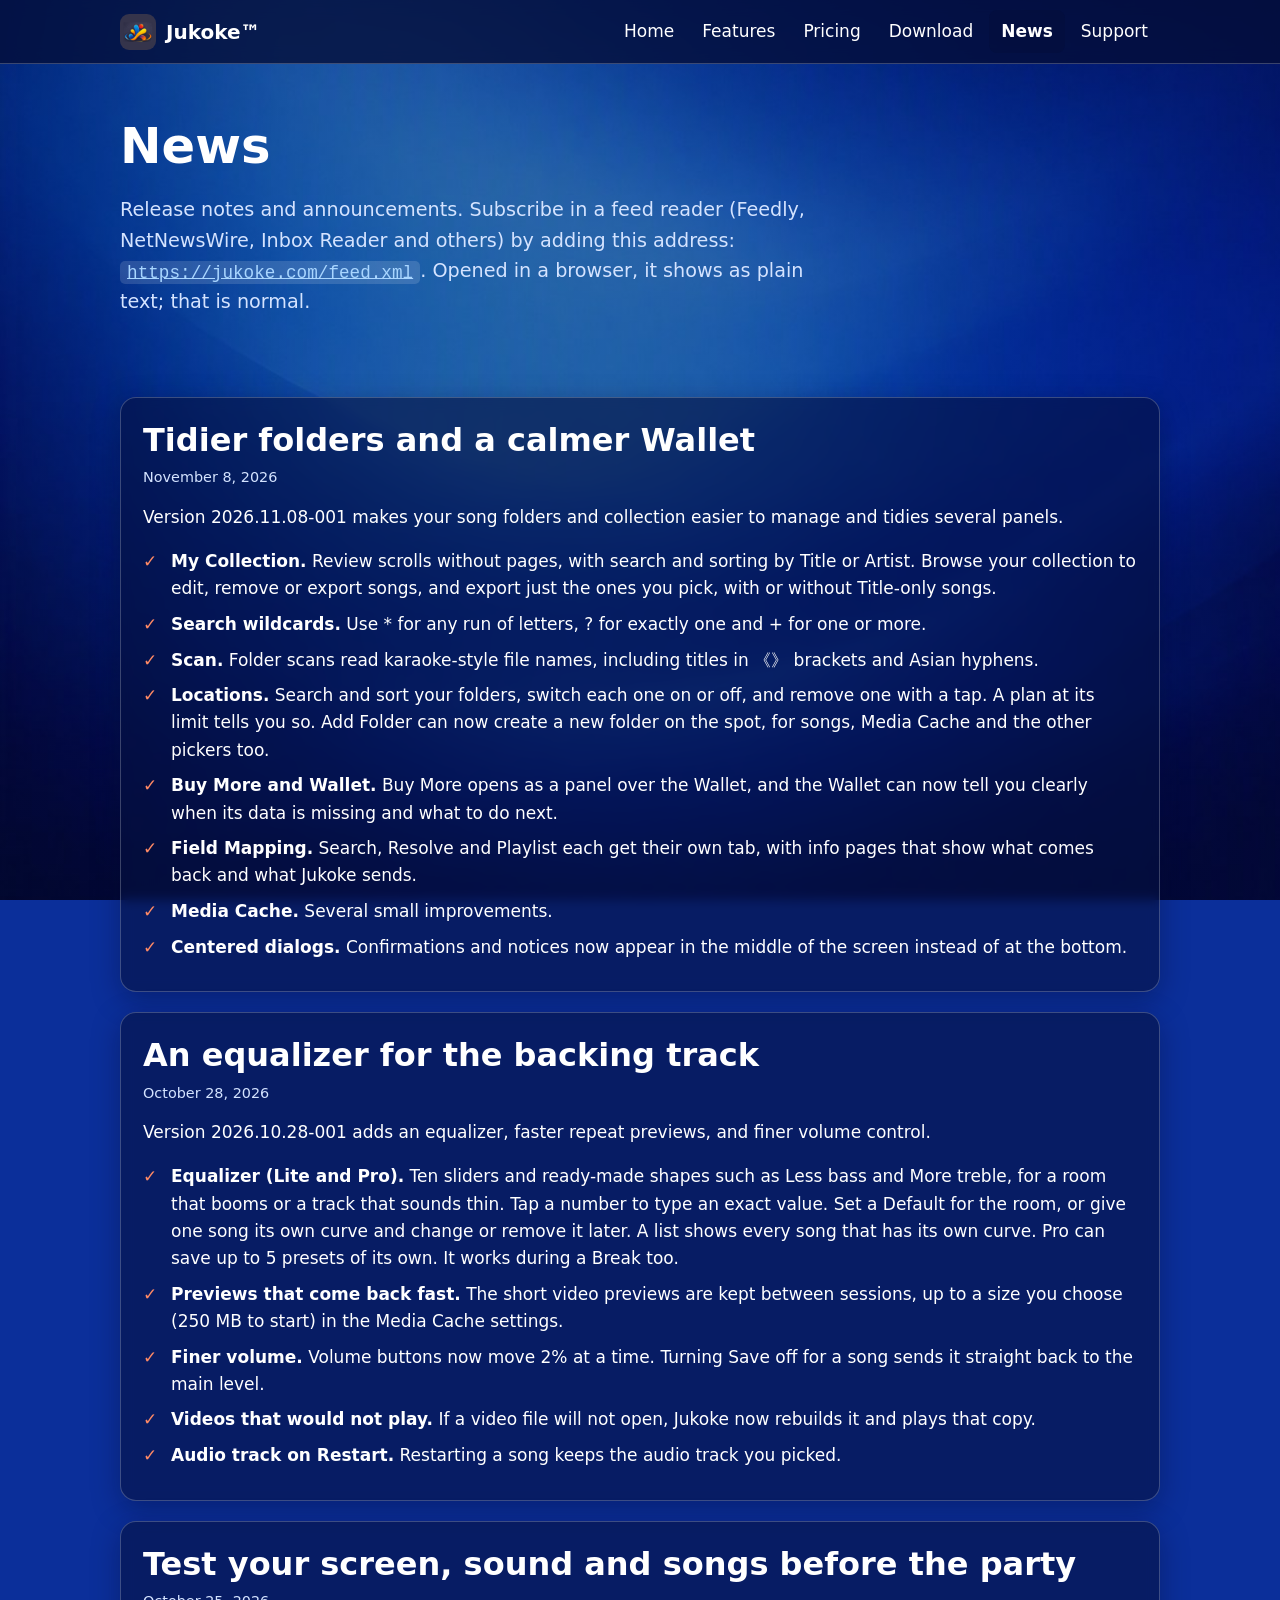
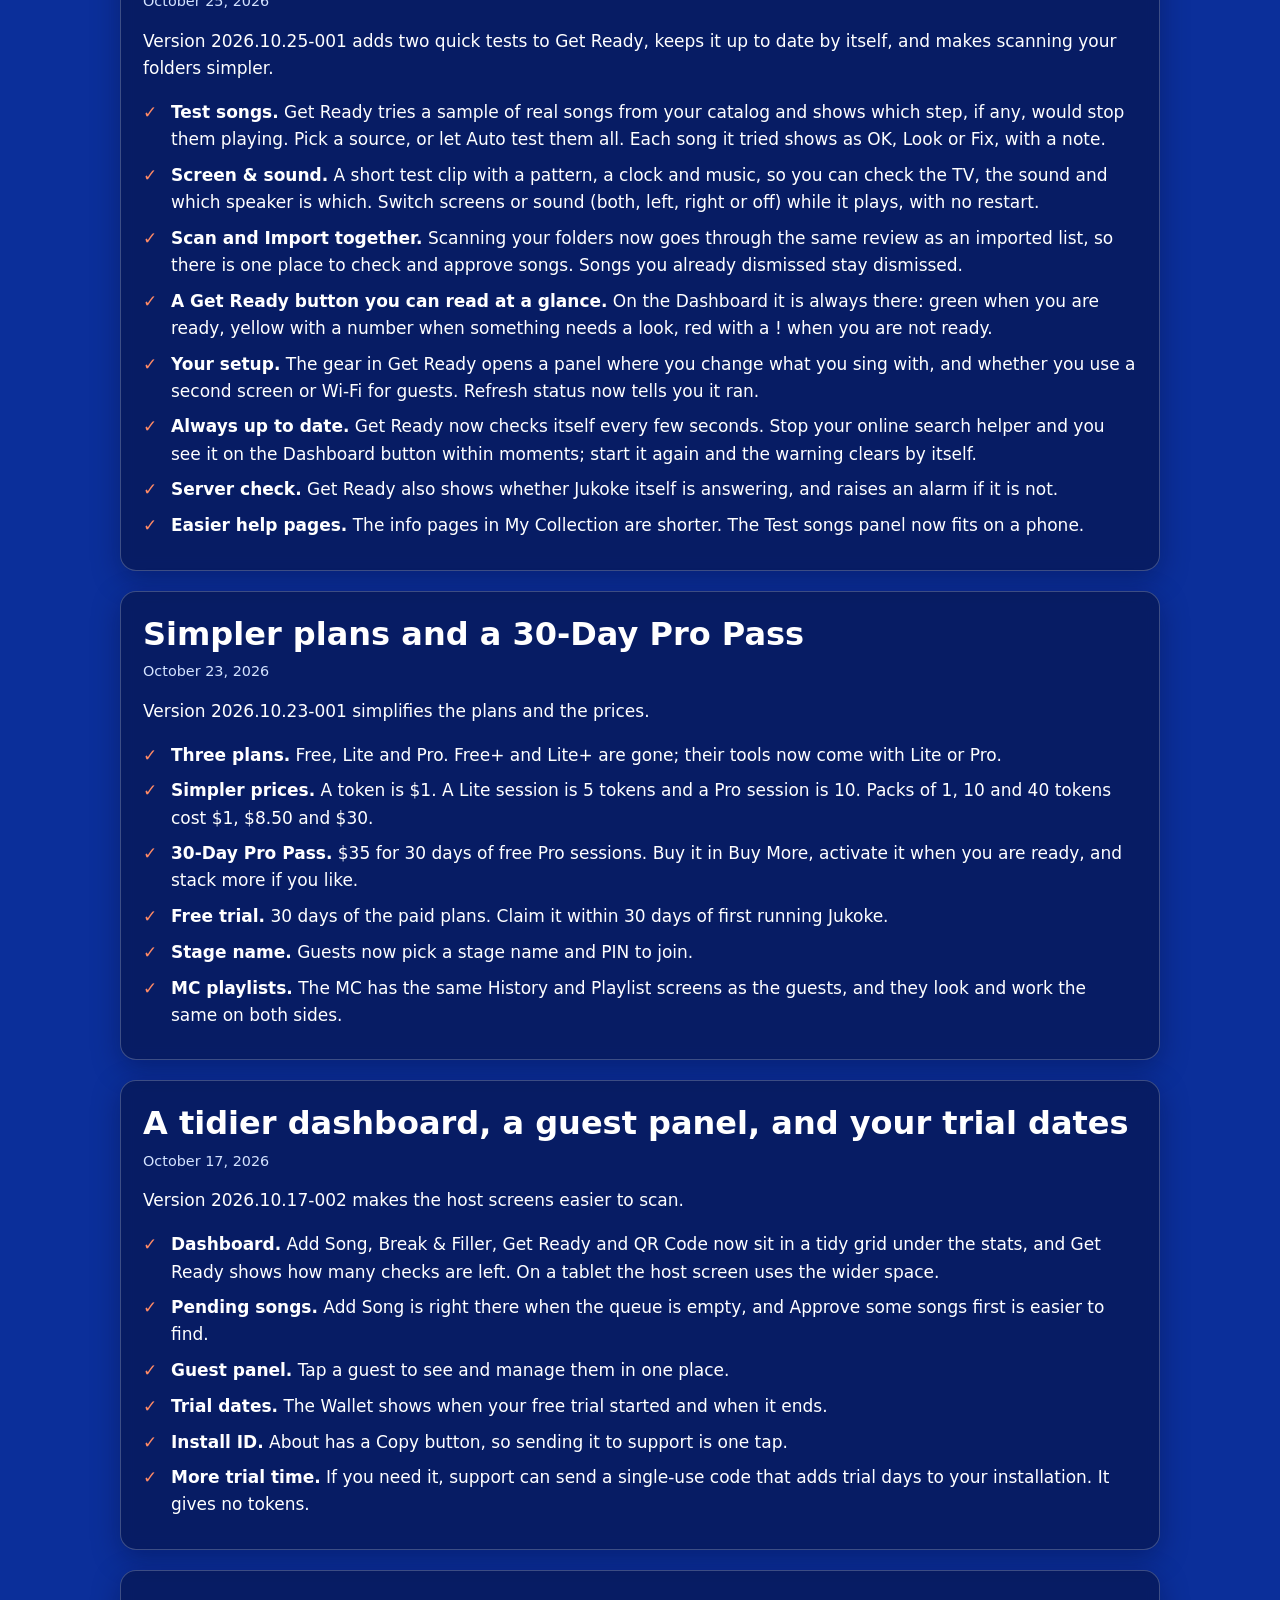
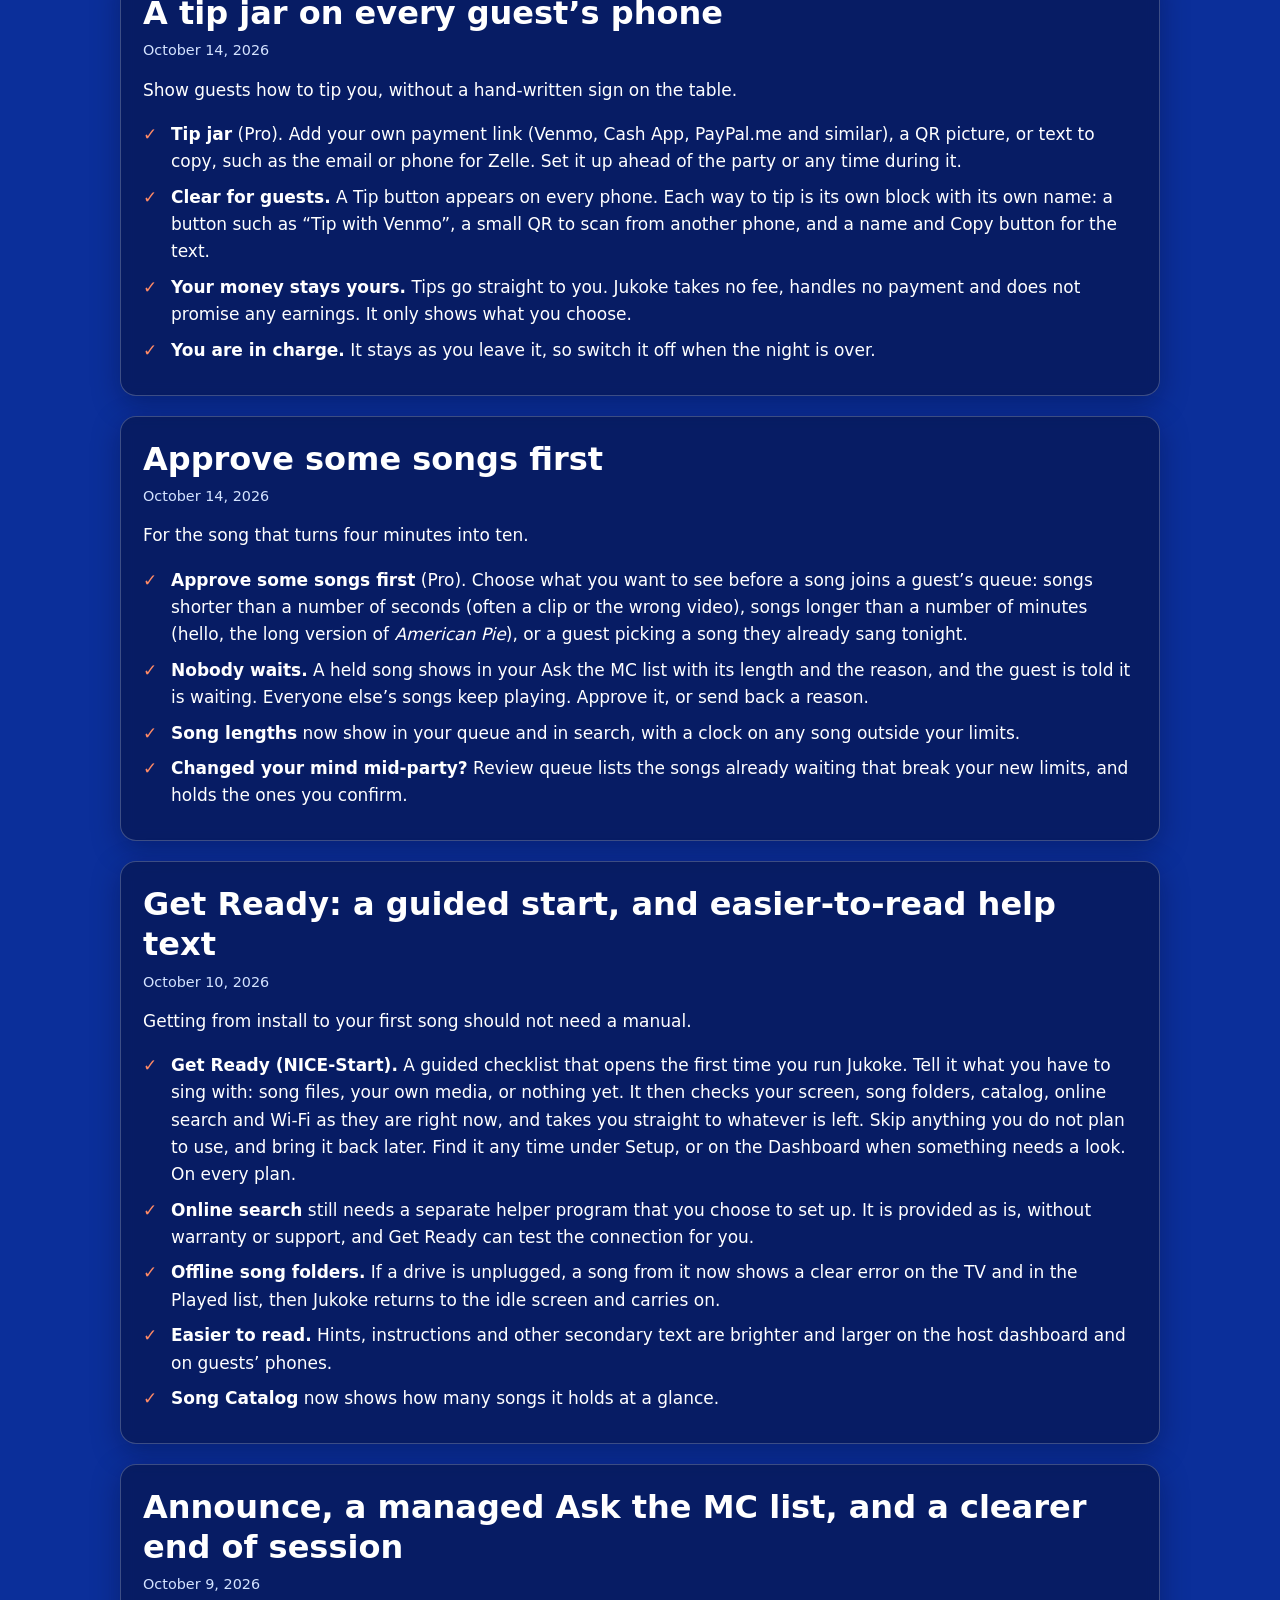
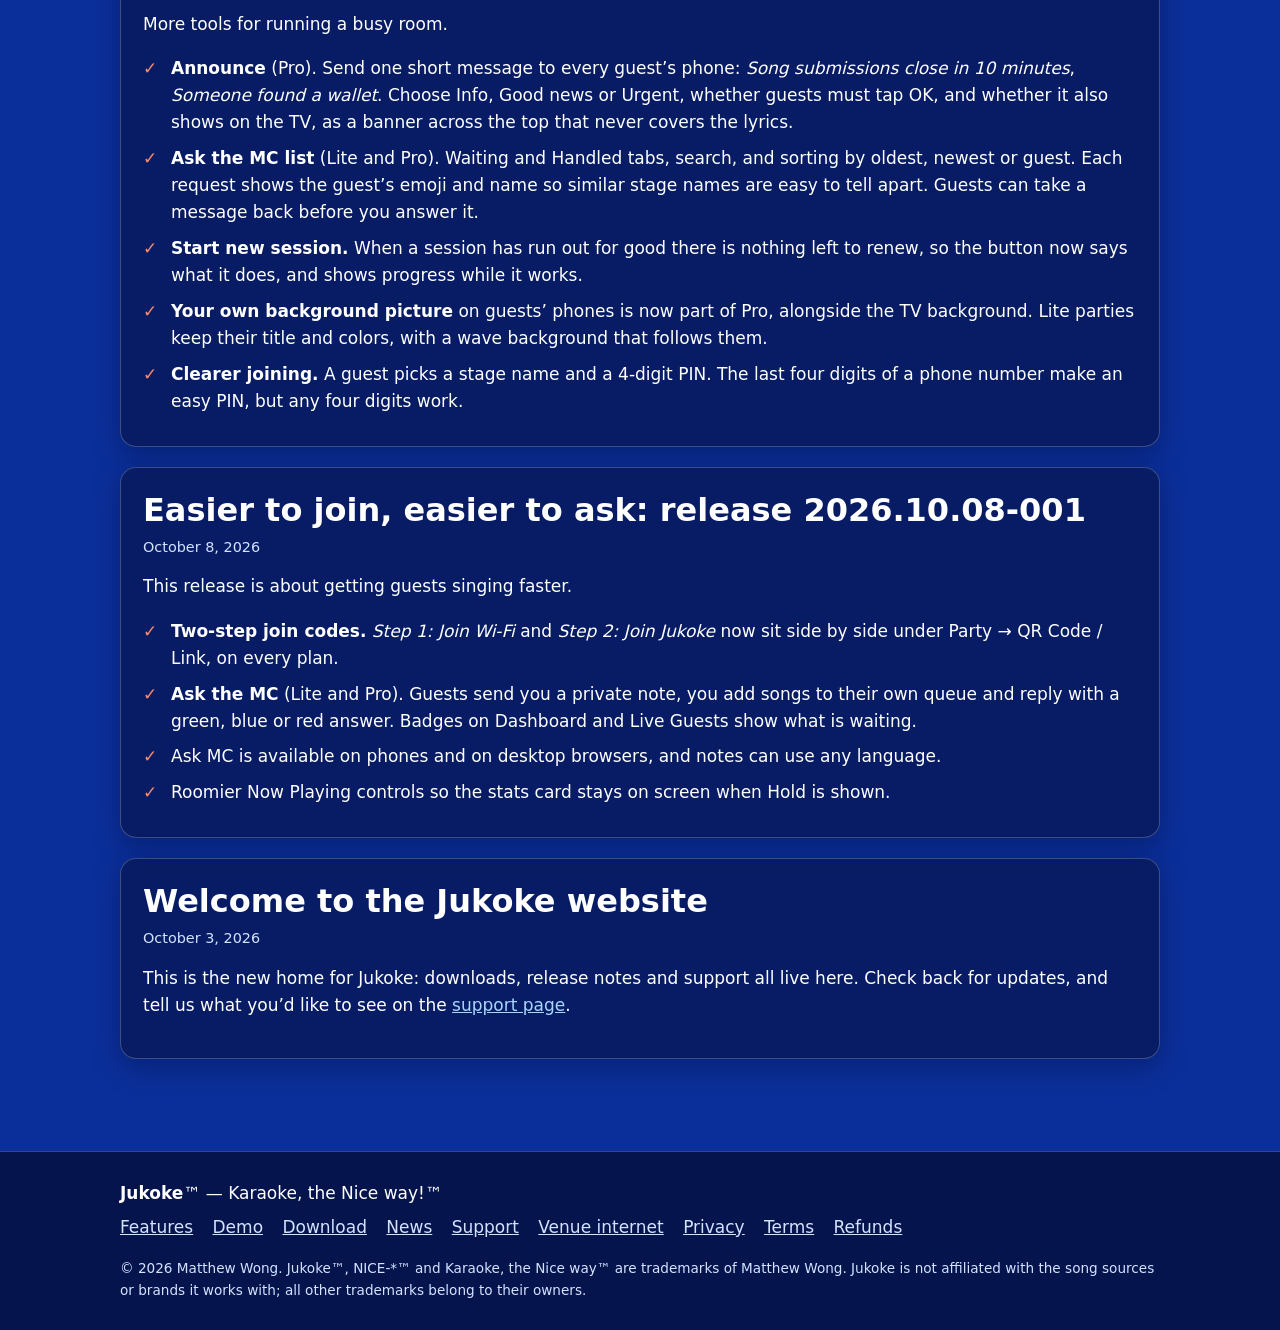
<file: news.html>
<!doctype html>
<html lang="en">
<head>
<meta charset="utf-8">
<meta name="viewport" content="width=device-width, initial-scale=1">
<title>News – Jukoke</title>
<meta name="description" content="Jukoke release notes and announcements.">
<link rel="canonical" href="https://jukoke.com/news.html">
<link rel="icon" type="image/png" sizes="32x32" href="img/favicon-32x32.png">
<link rel="icon" type="image/png" sizes="192x192" href="img/icon-192.png">
<link rel="apple-touch-icon" href="img/apple-touch-icon.png">
<meta property="og:title" content="News – Jukoke">
<meta property="og:description" content="Jukoke release notes and announcements.">
<meta property="og:type" content="website">
<meta property="og:image" content="https://jukoke.com/img/logo.png">
<meta property="og:url" content="https://jukoke.com/news.html">
<meta name="color-scheme" content="dark">
<link rel="alternate" type="application/atom+xml" title="Jukoke news" href="feed.xml">
<meta name="application-name" content="Jukoke">
<meta property="og:site_name" content="Jukoke">
<link rel="stylesheet" href="css/style.css">
</head>
<body>
<a class="skip" href="#main">Skip to content</a>
<header class="site-header">
<div class="wrap bar">
<a class="brand" href="index.html" aria-label="Jukoke home"><img src="img/icon-192.png" alt="" width="36" height="36"><span>Jukoke&trade;</span></a>
<nav aria-label="Main"><a href="index.html">Home</a><a href="features.html">Features</a><a href="pricing.html">Pricing</a><a href="download.html">Download</a><a href="news.html" aria-current="page">News</a><a href="support.html">Support</a></nav>
</div>
</header>
<main id="main">

<section class="wrap block page-head">
<h1>News</h1>
<p class="lead narrow">Release notes and announcements. Subscribe in a feed reader (Feedly, NetNewsWire, Inbox Reader and others) by adding this address: <a href="feed.xml"><code>https://jukoke.com/feed.xml</code></a>. Opened in a browser, it shows as plain text; that is normal.</p>
</section>
<section class="wrap block">
<article class="post">
<h2 id="r20261108">Tidier folders and a calmer Wallet</h2>
<p class="meta"><time datetime="2026-11-08">November 8, 2026</time></p>
<p>Version 2026.11.08-001 makes your song folders and collection easier to manage and tidies several panels.</p>
<ul class="ticks">
<li><strong>My Collection.</strong> Review scrolls without pages, with search and sorting by Title or Artist. Browse your collection to edit, remove or export songs, and export just the ones you pick, with or without Title-only songs.</li>
<li><strong>Search wildcards.</strong> Use * for any run of letters, ? for exactly one and + for one or more.</li>
<li><strong>Scan.</strong> Folder scans read karaoke-style file names, including titles in 《》 brackets and Asian hyphens.</li>
<li><strong>Locations.</strong> Search and sort your folders, switch each one on or off, and remove one with a tap. A plan at its limit tells you so. Add Folder can now create a new folder on the spot, for songs, Media Cache and the other pickers too.</li>
<li><strong>Buy More and Wallet.</strong> Buy More opens as a panel over the Wallet, and the Wallet can now tell you clearly when its data is missing and what to do next.</li>
<li><strong>Field Mapping.</strong> Search, Resolve and Playlist each get their own tab, with info pages that show what comes back and what Jukoke sends.</li>
<li><strong>Media Cache.</strong> Several small improvements.</li>
<li><strong>Centered dialogs.</strong> Confirmations and notices now appear in the middle of the screen instead of at the bottom.</li>
</ul>
</article>
<article class="post">
<h2 id="r20261028">An equalizer for the backing track</h2>
<p class="meta"><time datetime="2026-10-28">October 28, 2026</time></p>
<p>Version 2026.10.28-001 adds an equalizer, faster repeat previews, and finer volume control.</p>
<ul class="ticks">
<li><strong>Equalizer (Lite and Pro).</strong> Ten sliders and ready-made shapes such as Less bass and More treble, for a room that booms or a track that sounds thin. Tap a number to type an exact value. Set a Default for the room, or give one song its own curve and change or remove it later. A list shows every song that has its own curve. Pro can save up to 5 presets of its own. It works during a Break too.</li>
<li><strong>Previews that come back fast.</strong> The short video previews are kept between sessions, up to a size you choose (250 MB to start) in the Media Cache settings.</li>
<li><strong>Finer volume.</strong> Volume buttons now move 2% at a time. Turning Save off for a song sends it straight back to the main level.</li>
<li><strong>Videos that would not play.</strong> If a video file will not open, Jukoke now rebuilds it and plays that copy.</li>
<li><strong>Audio track on Restart.</strong> Restarting a song keeps the audio track you picked.</li>
</ul>
</article>
<article class="post">
<h2 id="r20261025">Test your screen, sound and songs before the party</h2>
<p class="meta"><time datetime="2026-10-25">October 25, 2026</time></p>
<p>Version 2026.10.25-001 adds two quick tests to Get Ready, keeps it up to date by itself, and makes scanning your folders simpler.</p>
<ul class="ticks">
<li><strong>Test songs.</strong> Get Ready tries a sample of real songs from your catalog and shows which step, if any, would stop them playing. Pick a source, or let Auto test them all. Each song it tried shows as OK, Look or Fix, with a note.</li>
<li><strong>Screen &amp; sound.</strong> A short test clip with a pattern, a clock and music, so you can check the TV, the sound and which speaker is which. Switch screens or sound (both, left, right or off) while it plays, with no restart.</li>
<li><strong>Scan and Import together.</strong> Scanning your folders now goes through the same review as an imported list, so there is one place to check and approve songs. Songs you already dismissed stay dismissed.</li>
<li><strong>A Get Ready button you can read at a glance.</strong> On the Dashboard it is always there: green when you are ready, yellow with a number when something needs a look, red with a ! when you are not ready.</li>
<li><strong>Your setup.</strong> The gear in Get Ready opens a panel where you change what you sing with, and whether you use a second screen or Wi-Fi for guests. Refresh status now tells you it ran.</li>
<li><strong>Always up to date.</strong> Get Ready now checks itself every few seconds. Stop your online search helper and you see it on the Dashboard button within moments; start it again and the warning clears by itself.</li>
<li><strong>Server check.</strong> Get Ready also shows whether Jukoke itself is answering, and raises an alarm if it is not.</li>
<li><strong>Easier help pages.</strong> The info pages in My Collection are shorter. The Test songs panel now fits on a phone.</li>
</ul>
</article>
<article class="post">
<h2 id="r20261023">Simpler plans and a 30-Day Pro Pass</h2>
<p class="meta"><time datetime="2026-10-23">October 23, 2026</time></p>
<p>Version 2026.10.23-001 simplifies the plans and the prices.</p>
<ul class="ticks">
<li><strong>Three plans.</strong> Free, Lite and Pro. Free+ and Lite+ are gone; their tools now come with Lite or Pro.</li>
<li><strong>Simpler prices.</strong> A token is $1. A Lite session is 5 tokens and a Pro session is 10. Packs of 1, 10 and 40 tokens cost $1, $8.50 and $30.</li>
<li><strong>30-Day Pro Pass.</strong> $35 for 30 days of free Pro sessions. Buy it in Buy More, activate it when you are ready, and stack more if you like.</li>
<li><strong>Free trial.</strong> 30 days of the paid plans. Claim it within 30 days of first running Jukoke.</li>
<li><strong>Stage name.</strong> Guests now pick a stage name and PIN to join.</li>
<li><strong>MC playlists.</strong> The MC has the same History and Playlist screens as the guests, and they look and work the same on both sides.</li>
</ul>
</article>
<article class="post">
<h2 id="r20261017">A tidier dashboard, a guest panel, and your trial dates</h2>
<p class="meta"><time datetime="2026-10-17">October 17, 2026</time></p>
<p>Version 2026.10.17-002 makes the host screens easier to scan.</p>
<ul class="ticks">
<li><strong>Dashboard.</strong> Add Song, Break &amp; Filler, Get Ready and QR Code now sit in a tidy grid under the stats, and Get Ready shows how many checks are left. On a tablet the host screen uses the wider space.</li>
<li><strong>Pending songs.</strong> Add Song is right there when the queue is empty, and Approve some songs first is easier to find.</li>
<li><strong>Guest panel.</strong> Tap a guest to see and manage them in one place.</li>
<li><strong>Trial dates.</strong> The Wallet shows when your free trial started and when it ends.</li>
<li><strong>Install ID.</strong> About has a Copy button, so sending it to support is one tap.</li>
<li><strong>More trial time.</strong> If you need it, support can send a single-use code that adds trial days to your installation. It gives no tokens.</li>
</ul>
</article>
<article class="post">
<h2 id="r20261014b">A tip jar on every guest&rsquo;s phone</h2>
<p class="meta"><time datetime="2026-10-14">October 14, 2026</time></p>
<p>Show guests how to tip you, without a hand-written sign on the table.</p>
<ul class="ticks">
<li><strong>Tip jar</strong> (Pro). Add your own payment link (Venmo, Cash App, PayPal.me and similar), a QR picture, or text to copy, such as the email or phone for Zelle. Set it up ahead of the party or any time during it.</li>
<li><strong>Clear for guests.</strong> A Tip button appears on every phone. Each way to tip is its own block with its own name: a button such as &ldquo;Tip with Venmo&rdquo;, a small QR to scan from another phone, and a name and Copy button for the text.</li>
<li><strong>Your money stays yours.</strong> Tips go straight to you. Jukoke takes no fee, handles no payment and does not promise any earnings. It only shows what you choose.</li>
<li><strong>You are in charge.</strong> It stays as you leave it, so switch it off when the night is over.</li>
</ul>
</article>
<article class="post">
<h2 id="r20261014">Approve some songs first</h2>
<p class="meta"><time datetime="2026-10-14">October 14, 2026</time></p>
<p>For the song that turns four minutes into ten.</p>
<ul class="ticks">
<li><strong>Approve some songs first</strong> (Pro). Choose what you want to see before a song joins a guest&rsquo;s queue: songs shorter than a number of seconds (often a clip or the wrong video), songs longer than a number of minutes (hello, the long version of <em>American Pie</em>), or a guest picking a song they already sang tonight.</li>
<li><strong>Nobody waits.</strong> A held song shows in your Ask the MC list with its length and the reason, and the guest is told it is waiting. Everyone else&rsquo;s songs keep playing. Approve it, or send back a reason.</li>
<li><strong>Song lengths</strong> now show in your queue and in search, with a clock on any song outside your limits.</li>
<li><strong>Changed your mind mid-party?</strong> Review queue lists the songs already waiting that break your new limits, and holds the ones you confirm.</li>
</ul>
</article>
<article class="post">
<h2 id="r20261010">Get Ready: a guided start, and easier-to-read help text</h2>
<p class="meta"><time datetime="2026-10-10">October 10, 2026</time></p>
<p>Getting from install to your first song should not need a manual.</p>
<ul class="ticks">
<li><strong>Get Ready (NICE-Start).</strong> A guided checklist that opens the first time you run Jukoke. Tell it what you have to sing with: song files, your own media, or nothing yet. It then checks your screen, song folders, catalog, online search and Wi-Fi as they are right now, and takes you straight to whatever is left. Skip anything you do not plan to use, and bring it back later. Find it any time under Setup, or on the Dashboard when something needs a look. On every plan.</li>
<li><strong>Online search</strong> still needs a separate helper program that you choose to set up. It is provided as is, without warranty or support, and Get Ready can test the connection for you.</li>
<li><strong>Offline song folders.</strong> If a drive is unplugged, a song from it now shows a clear error on the TV and in the Played list, then Jukoke returns to the idle screen and carries on.</li>
<li><strong>Easier to read.</strong> Hints, instructions and other secondary text are brighter and larger on the host dashboard and on guests&rsquo; phones.</li>
<li><strong>Song Catalog</strong> now shows how many songs it holds at a glance.</li>
</ul>
</article>
<article class="post">
<h2 id="r20261009">Announce, a managed Ask the MC list, and a clearer end of session</h2>
<p class="meta"><time datetime="2026-10-09">October 9, 2026</time></p>
<p>More tools for running a busy room.</p>
<ul class="ticks">
<li><strong>Announce</strong> (Pro). Send one short message to every guest&rsquo;s phone: <em>Song submissions close in 10 minutes</em>, <em>Someone found a wallet</em>. Choose Info, Good news or Urgent, whether guests must tap OK, and whether it also shows on the TV, as a banner across the top that never covers the lyrics.</li>
<li><strong>Ask the MC list</strong> (Lite and Pro). Waiting and Handled tabs, search, and sorting by oldest, newest or guest. Each request shows the guest&rsquo;s emoji and name so similar stage names are easy to tell apart. Guests can take a message back before you answer it.</li>
<li><strong>Start new session.</strong> When a session has run out for good there is nothing left to renew, so the button now says what it does, and shows progress while it works.</li>
<li><strong>Your own background picture</strong> on guests&rsquo; phones is now part of Pro, alongside the TV background. Lite parties keep their title and colors, with a wave background that follows them.</li>
<li><strong>Clearer joining.</strong> A guest picks a stage name and a 4-digit PIN. The last four digits of a phone number make an easy PIN, but any four digits work.</li>
</ul>
</article>
<article class="post">
<h2 id="r20261008">Easier to join, easier to ask: release 2026.10.08-001</h2>
<p class="meta"><time datetime="2026-10-08">October 8, 2026</time></p>
<p>This release is about getting guests singing faster.</p>
<ul class="ticks">
<li><strong>Two-step join codes.</strong> <em>Step 1: Join Wi-Fi</em> and <em>Step 2: Join Jukoke</em> now sit side by side under Party &rarr; QR Code / Link, on every plan.</li>
<li><strong>Ask the MC</strong> (Lite and Pro). Guests send you a private note, you add songs to their own queue and reply with a green, blue or red answer. Badges on Dashboard and Live Guests show what is waiting.</li>
<li>Ask MC is available on phones and on desktop browsers, and notes can use any language.</li>
<li>Roomier Now Playing controls so the stats card stays on screen when Hold is shown.</li>
</ul>
</article>
<article class="post">
<h2 id="welcome">Welcome to the Jukoke website</h2>
<p class="meta"><time datetime="2026-10-03">October 3, 2026</time></p>
<p>This is the new home for Jukoke: downloads, release notes and support all live here. Check back for updates, and tell us what you&rsquo;d like to see on the <a href="support.html">support page</a>.</p>
</article>
</section>

</main>
<footer class="site-footer">
<div class="wrap">
<p class="foot-tag"><strong>Jukoke</strong>&trade; &mdash; Karaoke, the Nice way!&trade;</p>
<p class="foot-links"><a href="features.html">Features</a> <a href="demo.html">Demo</a> <a href="download.html">Download</a> <a href="news.html">News</a> <a href="support.html">Support</a> <a href="wifi-setup.html">Venue internet</a> <a href="privacy.html">Privacy</a> <a href="terms.html">Terms</a> <a href="refunds.html">Refunds</a></p>
<p class="foot-small">&copy; <span data-year>2026</span> Matthew Wong. Jukoke&trade;, NICE-*&trade; and Karaoke, the Nice way&trade; are trademarks of Matthew Wong. Jukoke is not affiliated with the song sources or brands it works with; all other trademarks belong to their owners.</p>
</div>
</footer>
<script src="js/config.js"></script>
<script src="js/site.js"></script>
</body>
</html>
</file>
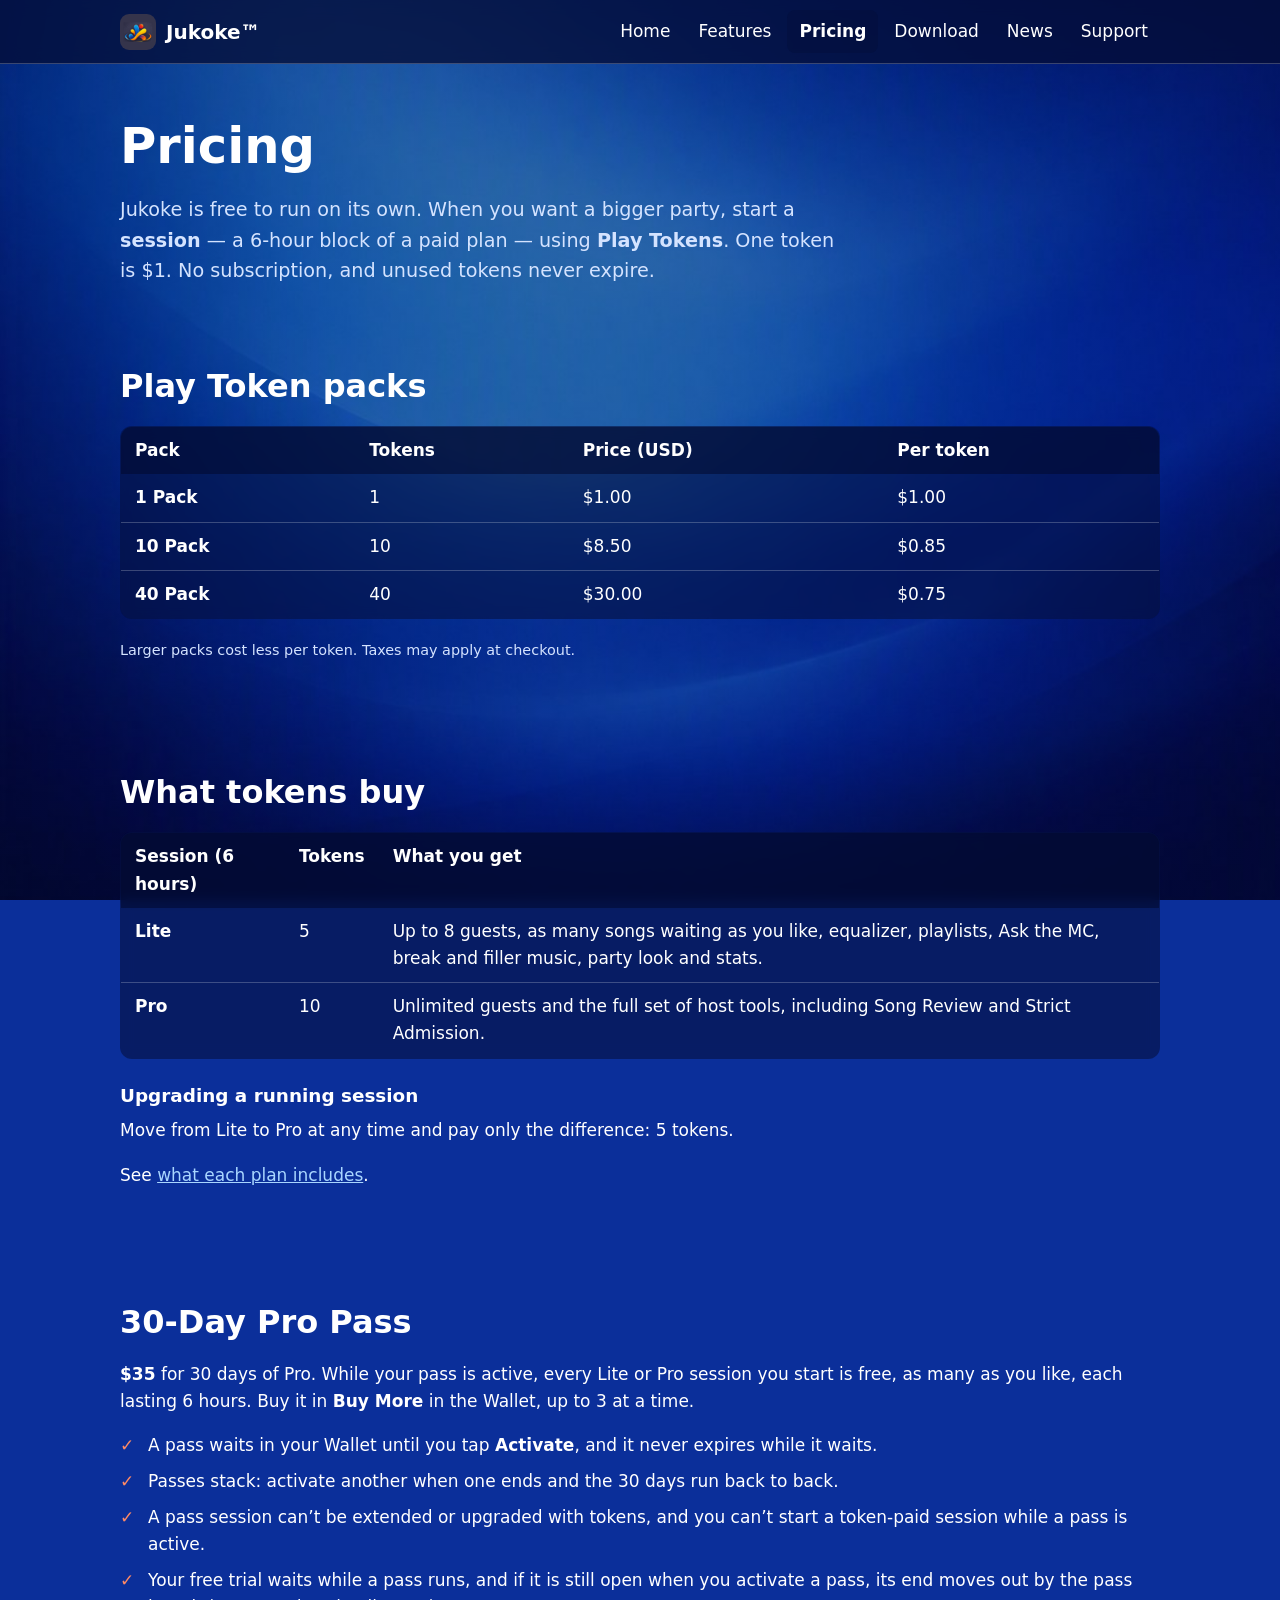
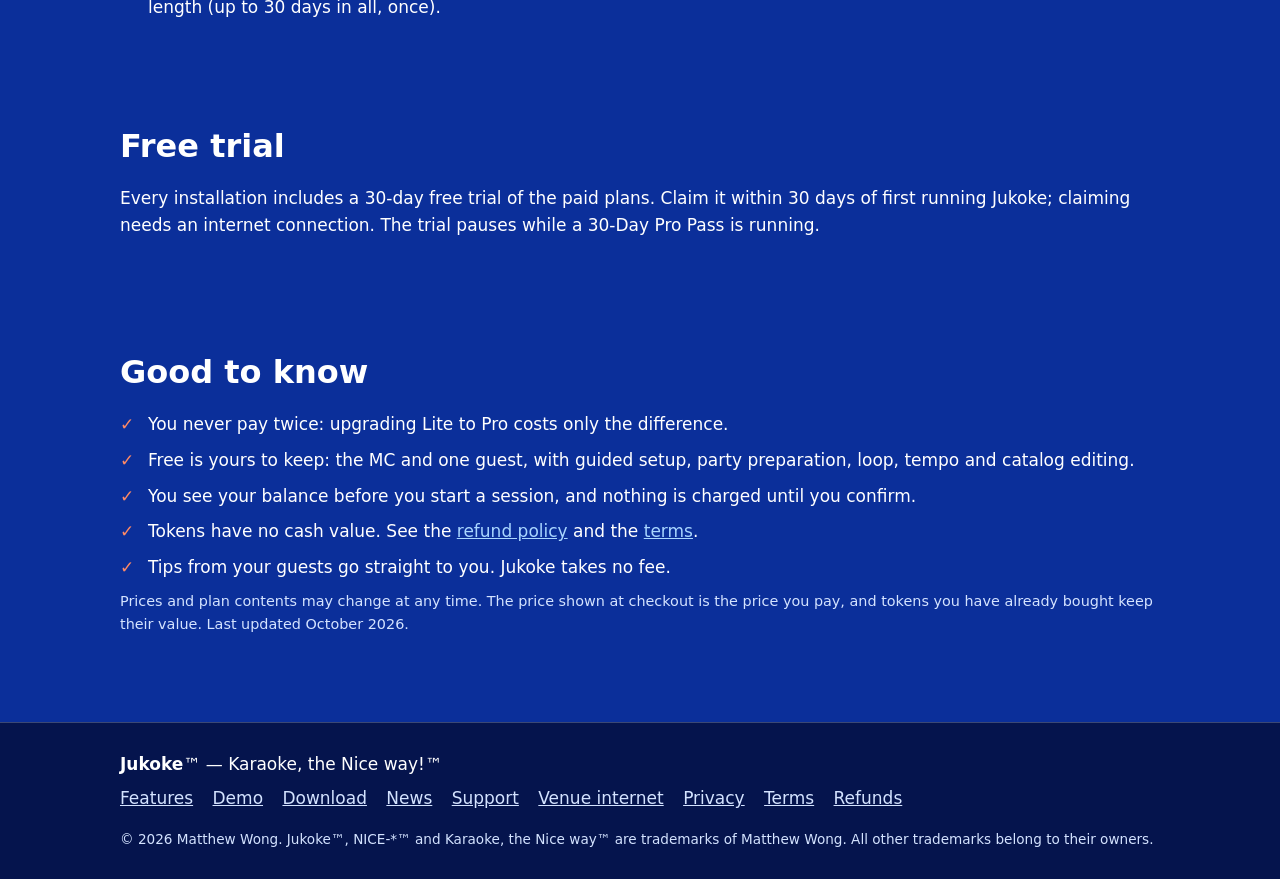
<file: pricing.html>
<!doctype html>
<html lang="en">
<head>
<meta charset="utf-8">
<meta name="viewport" content="width=device-width, initial-scale=1">
<title>Pricing – Jukoke</title>
<meta name="description" content="Jukoke is free to run. Pay only for the parties where you want more: Play Token packs and what a session costs.">
<link rel="canonical" href="https://jukoke.com/pricing.html">
<link rel="icon" type="image/png" sizes="32x32" href="img/favicon-32x32.png">
<link rel="icon" type="image/png" sizes="192x192" href="img/icon-192.png">
<link rel="apple-touch-icon" href="img/apple-touch-icon.png">
<meta property="og:title" content="Pricing – Jukoke">
<meta property="og:description" content="Jukoke is free to run. Pay only for the parties where you want more: Play Token packs and what a session costs.">
<meta property="og:type" content="website">
<meta property="og:image" content="https://jukoke.com/img/logo.png">
<meta property="og:url" content="https://jukoke.com/pricing.html">
<meta name="color-scheme" content="dark">
<link rel="alternate" type="application/atom+xml" title="Jukoke news" href="feed.xml">
<meta name="application-name" content="Jukoke">
<meta property="og:site_name" content="Jukoke">
<link rel="stylesheet" href="css/style.css">
</head>
<body>
<a class="skip" href="#main">Skip to content</a>
<header class="site-header">
<div class="wrap bar">
<a class="brand" href="index.html" aria-label="Jukoke home"><img src="img/icon-192.png" alt="" width="36" height="36"><span>Jukoke&trade;</span></a>
<nav aria-label="Main"><a href="index.html">Home</a><a href="features.html">Features</a><a href="pricing.html" aria-current="page">Pricing</a><a href="download.html">Download</a><a href="news.html">News</a><a href="support.html">Support</a></nav>
</div>
</header>
<main id="main">

<section class="wrap block page-head">
<h1>Pricing</h1>
<p class="lead narrow">Jukoke is free to run on its own. When you want a bigger party, start a <strong>session</strong> &mdash; a 6-hour block of a paid plan &mdash; using <strong>Play Tokens</strong>. One token is $1. No subscription, and unused tokens never expire.</p>
</section>

<section class="wrap block">
<h2>Play Token packs</h2>
<div class="table-wrap">
<table>
<thead><tr><th scope="col">Pack</th><th scope="col">Tokens</th><th scope="col">Price (USD)</th><th scope="col">Per token</th></tr></thead>
<tbody>
<tr><th scope="row">1 Pack</th><td>1</td><td>$1.00</td><td>$1.00</td></tr>
<tr><th scope="row">10 Pack</th><td>10</td><td>$8.50</td><td>$0.85</td></tr>
<tr><th scope="row">40 Pack</th><td>40</td><td>$30.00</td><td>$0.75</td></tr>
</tbody>
</table>
</div>
<p class="small muted">Larger packs cost less per token. Taxes may apply at checkout.</p>
</section>

<section class="wrap block">
<h2>What tokens buy</h2>
<div class="table-wrap">
<table>
<thead><tr><th scope="col">Session (6 hours)</th><th scope="col">Tokens</th><th scope="col">What you get</th></tr></thead>
<tbody>
<tr><th scope="row">Lite</th><td>5</td><td>Up to 8 guests, as many songs waiting as you like, equalizer, playlists, Ask the MC, break and filler music, party look and stats.</td></tr>
<tr><th scope="row">Pro</th><td>10</td><td>Unlimited guests and the full set of host tools, including Song Review and Strict Admission.</td></tr>
</tbody>
</table>
</div>
<h3>Upgrading a running session</h3>
<p>Move from Lite to Pro at any time and pay only the difference: 5 tokens.</p>
<p>See <a href="features.html#plans">what each plan includes</a>.</p>
</section>

<section class="wrap block" id="pass">
<h2>30-Day Pro Pass</h2>
<p><strong>$35</strong> for 30 days of Pro. While your pass is active, every Lite or Pro session you start is free, as many as you like, each lasting 6 hours. Buy it in <strong>Buy More</strong> in the Wallet, up to 3 at a time.</p>
<ul class="ticks">
<li>A pass waits in your Wallet until you tap <strong>Activate</strong>, and it never expires while it waits.</li>
<li>Passes stack: activate another when one ends and the 30 days run back to back.</li>
<li>A pass session can&rsquo;t be extended or upgraded with tokens, and you can&rsquo;t start a token-paid session while a pass is active.</li>
<li>Your free trial waits while a pass runs, and if it is still open when you activate a pass, its end moves out by the pass length (up to 30 days in all, once).</li>
</ul>
</section>

<section class="wrap block">
<h2>Free trial</h2>
<p>Every installation includes a 30-day free trial of the paid plans. Claim it within 30 days of first running Jukoke; claiming needs an internet connection. The trial pauses while a 30-Day Pro Pass is running.</p>
</section>

<section class="wrap block">
<h2>Good to know</h2>
<ul class="ticks">
<li>You never pay twice: upgrading Lite to Pro costs only the difference.</li>
<li>Free is yours to keep: the MC and one guest, with guided setup, party preparation, loop, tempo and catalog editing.</li>
<li>You see your balance before you start a session, and nothing is charged until you confirm.</li>
<li>Tokens have no cash value. See the <a href="refunds.html">refund policy</a> and the <a href="terms.html">terms</a>.</li>
<li>Tips from your guests go straight to you. Jukoke takes no fee.</li>
</ul>
<p class="small muted">Prices and plan contents may change at any time. The price shown at checkout is the price you pay, and tokens you have already bought keep their value. Last updated <span data-cfg="pricesUpdated">November 2026</span>.</p>
</section>

</main>
<footer class="site-footer">
<div class="wrap">
<p class="foot-tag"><strong>Jukoke</strong>&trade; &mdash; Karaoke, the Nice way!&trade;</p>
<p class="foot-links"><a href="features.html">Features</a> <a href="demo.html">Demo</a> <a href="download.html">Download</a> <a href="news.html">News</a> <a href="support.html">Support</a> <a href="wifi-setup.html">Venue internet</a> <a href="privacy.html">Privacy</a> <a href="terms.html">Terms</a> <a href="refunds.html">Refunds</a></p>
<p class="foot-small">&copy; <span data-year>2026</span> Matthew Wong. Jukoke&trade;, NICE-*&trade; and Karaoke, the Nice way&trade; are trademarks of Matthew Wong. All other trademarks belong to their owners.</p>
</div>
</footer>
<script src="js/config.js"></script>
<script src="js/site.js"></script>
</body>
</html>
</file>
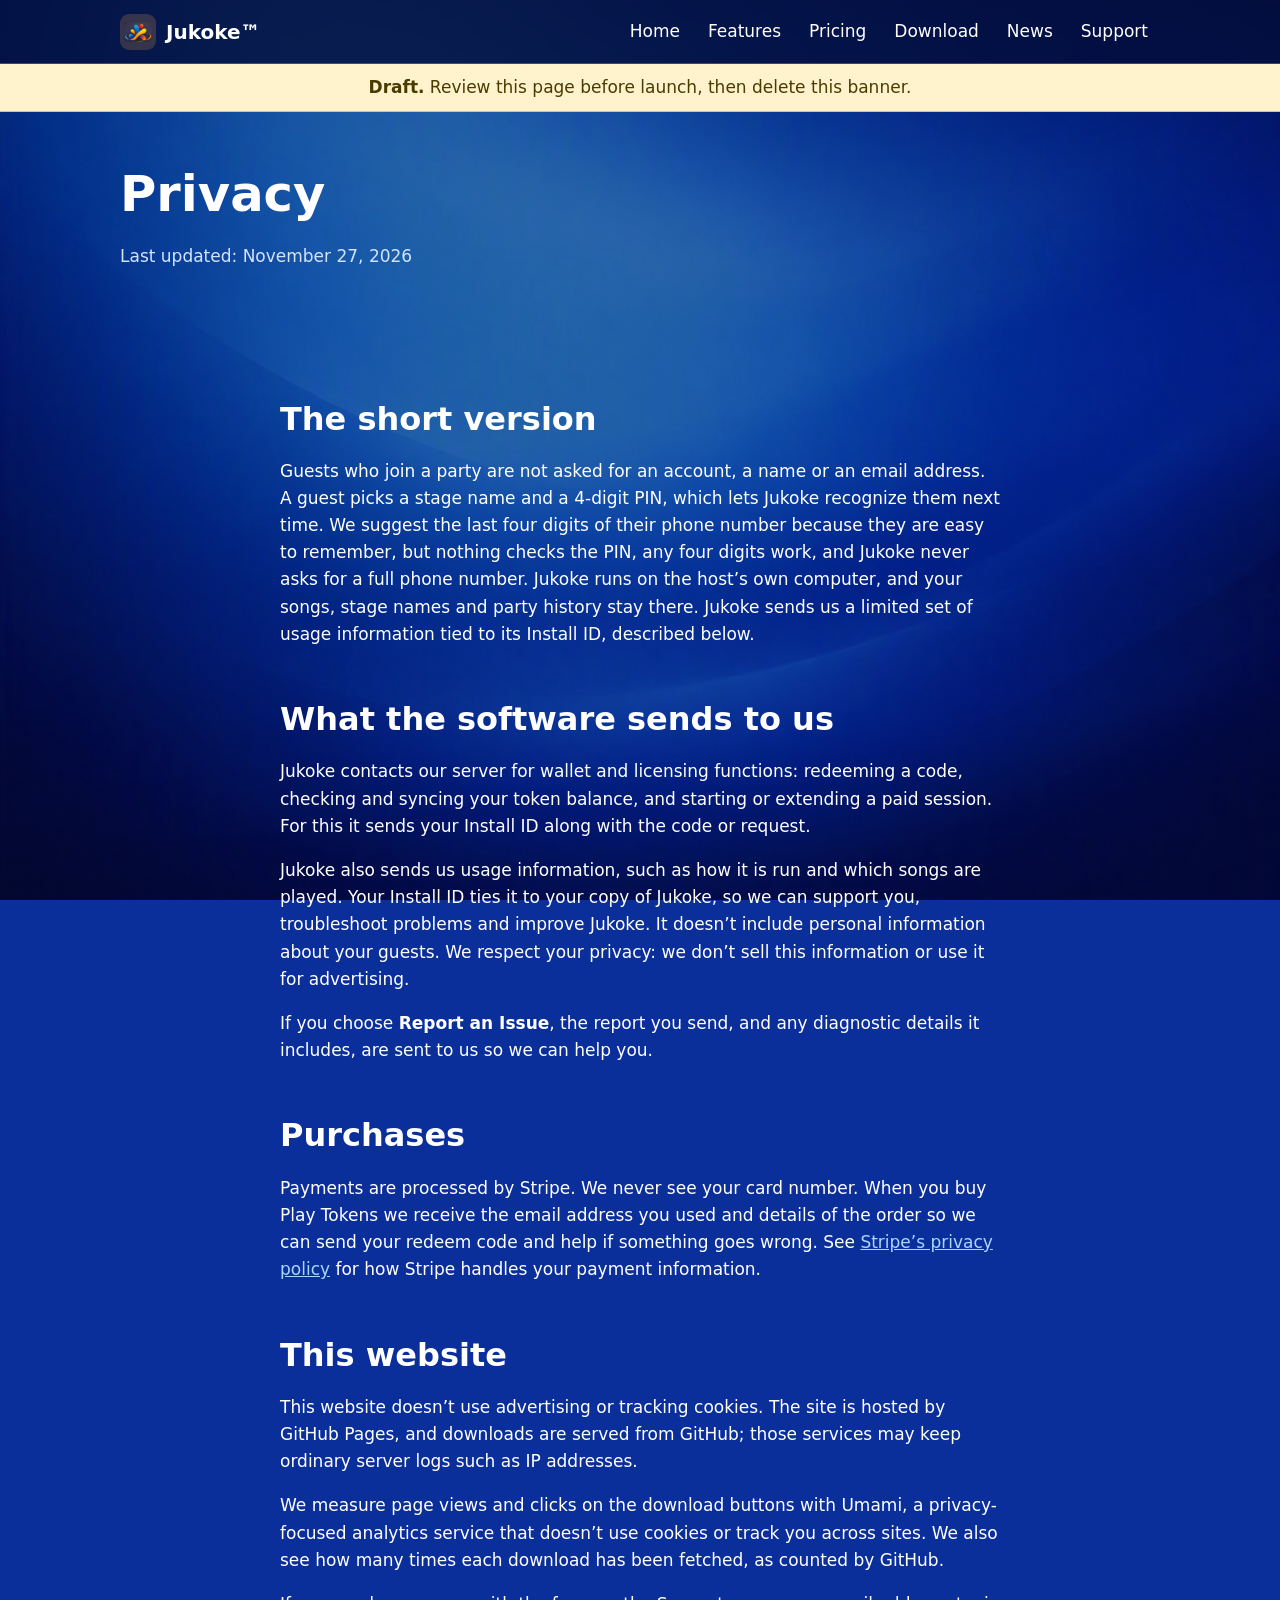
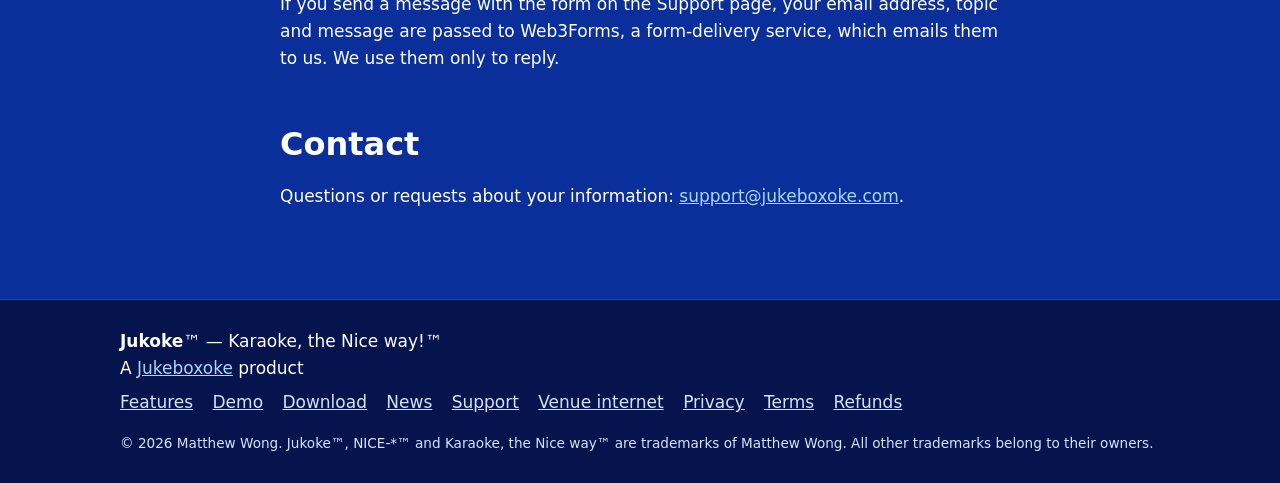
<file: privacy.html>
<!doctype html>
<html lang="en">
<head>
<meta charset="utf-8">
<meta name="viewport" content="width=device-width, initial-scale=1">
<title>Privacy – Jukoke</title>
<meta name="description" content="What Jukoke and this website do and don't collect.">
<link rel="canonical" href="https://jukeboxoke.com/privacy.html">
<link rel="icon" type="image/png" sizes="32x32" href="img/favicon-32x32.png">
<link rel="icon" type="image/png" sizes="192x192" href="img/icon-192.png">
<link rel="apple-touch-icon" href="img/apple-touch-icon.png">
<meta property="og:title" content="Privacy – Jukoke">
<meta property="og:description" content="What Jukoke and this website do and don't collect.">
<meta property="og:type" content="website">
<meta property="og:image" content="https://jukeboxoke.com/img/logo.png">
<meta property="og:url" content="https://jukeboxoke.com/privacy.html">
<meta name="color-scheme" content="dark">
<link rel="alternate" type="application/atom+xml" title="Jukoke news" href="feed.xml">
<meta name="application-name" content="Jukoke">
<meta property="og:site_name" content="Jukoke">
<link rel="stylesheet" href="css/style.css">
</head>
<body>
<a class="skip" href="#main">Skip to content</a>
<header class="site-header">
<div class="wrap bar">
<a class="brand" href="index.html" aria-label="Jukoke home"><img src="img/icon-192.png" alt="" width="36" height="36"><span>Jukoke&trade;</span></a>
<nav aria-label="Main"><a href="index.html">Home</a><a href="features.html">Features</a><a href="pricing.html">Pricing</a><a href="download.html">Download</a><a href="news.html">News</a><a href="support.html">Support</a></nav>
</div>
</header>
<main id="main">
<p class="draft-banner" role="note"><strong>Draft.</strong> Review this page before launch, then delete this banner.</p>
<section class="wrap block page-head"><h1>Privacy</h1><p class="muted">Last updated: November 27, 2026</p></section>
<section class="wrap block prose">
<h2>The short version</h2>
<p>Guests who join a party are not asked for an account, a name or an email address. A guest picks a stage name and a 4-digit PIN, which lets Jukoke recognize them next time. We suggest the last four digits of their phone number because they are easy to remember, but nothing checks the PIN, any four digits work, and Jukoke never asks for a full phone number. Jukoke runs on the host&rsquo;s own computer, and your songs, stage names and party history stay there. Jukoke sends us a limited set of usage information tied to its Install ID, described below.</p>

<h2>What the software sends to us</h2>
<p>Jukoke contacts our server for wallet and licensing functions: redeeming a code, checking and syncing your token balance, and starting or extending a paid session. For this it sends your Install ID along with the code or request.</p>
<p>Jukoke also sends us usage information, such as how it is run and which songs are played. Your Install ID ties it to your copy of Jukoke, so we can support you, troubleshoot problems and improve Jukoke. It doesn&rsquo;t include personal information about your guests. We respect your privacy: we don&rsquo;t sell this information or use it for advertising.</p>
<p>If you choose <strong>Report an Issue</strong>, the report you send, and any diagnostic details it includes, are sent to us so we can help you.</p>

<h2>Purchases</h2>
<p>Payments are processed by Stripe. We never see your card number. When you buy Play Tokens we receive the email address you used and details of the order so we can send your redeem code and help if something goes wrong. See <a href="https://stripe.com/privacy" rel="noopener">Stripe&rsquo;s privacy policy</a> for how Stripe handles your payment information.</p>

<h2>This website</h2>
<p>This website doesn&rsquo;t use advertising or tracking cookies. The site is hosted by GitHub Pages, and downloads are served from GitHub; those services may keep ordinary server logs such as IP addresses.</p>
<p>We measure page views and clicks on the download buttons with Umami, a privacy-focused analytics service that doesn&rsquo;t use cookies or track you across sites. We also see how many times each download has been fetched, as counted by GitHub.</p>

<p>If you send a message with the form on the Support page, your email address, topic and message are passed to Web3Forms, a form-delivery service, which emails them to us. We use them only to reply.</p>

<h2>Contact</h2>
<p>Questions or requests about your information: <a href="mailto:support@jukeboxoke.com">support@jukeboxoke.com</a>.</p>
</section>

</main>
<footer class="site-footer">
<div class="wrap">
<p class="foot-tag"><strong>Jukoke</strong>&trade; &mdash; Karaoke, the Nice way!&trade;<br>A <a href="https://jukeboxoke.com/">Jukeboxoke</a> product</p>
<p class="foot-links"><a href="features.html">Features</a> <a href="demo.html">Demo</a> <a href="download.html">Download</a> <a href="news.html">News</a> <a href="support.html">Support</a> <a href="wifi-setup.html">Venue internet</a> <a href="privacy.html">Privacy</a> <a href="terms.html">Terms</a> <a href="refunds.html">Refunds</a></p>
<p class="foot-small">&copy; <span data-year>2026</span> Matthew Wong. Jukoke&trade;, NICE-*&trade; and Karaoke, the Nice way&trade; are trademarks of Matthew Wong. All other trademarks belong to their owners.</p>
</div>
</footer>
<script src="js/config.js"></script>
<script src="js/site.js"></script>
</body>
</html>
</file>
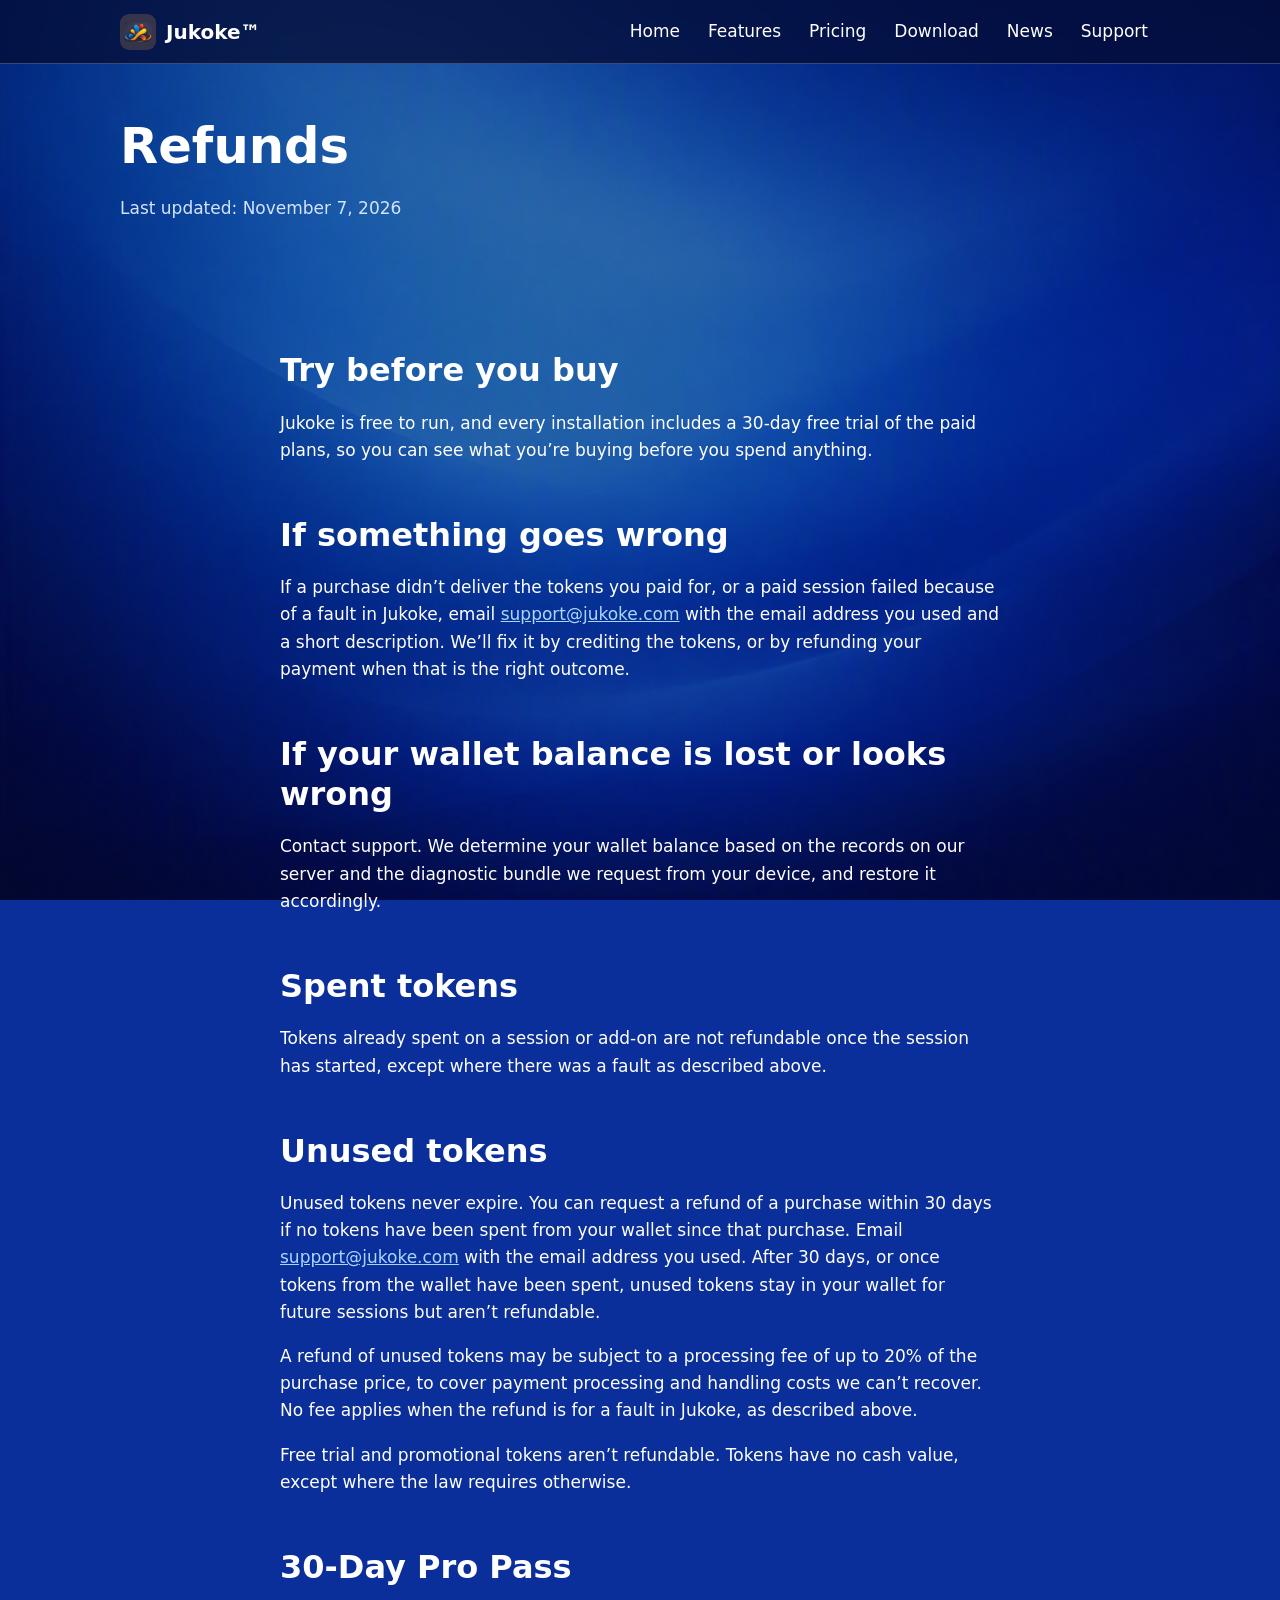
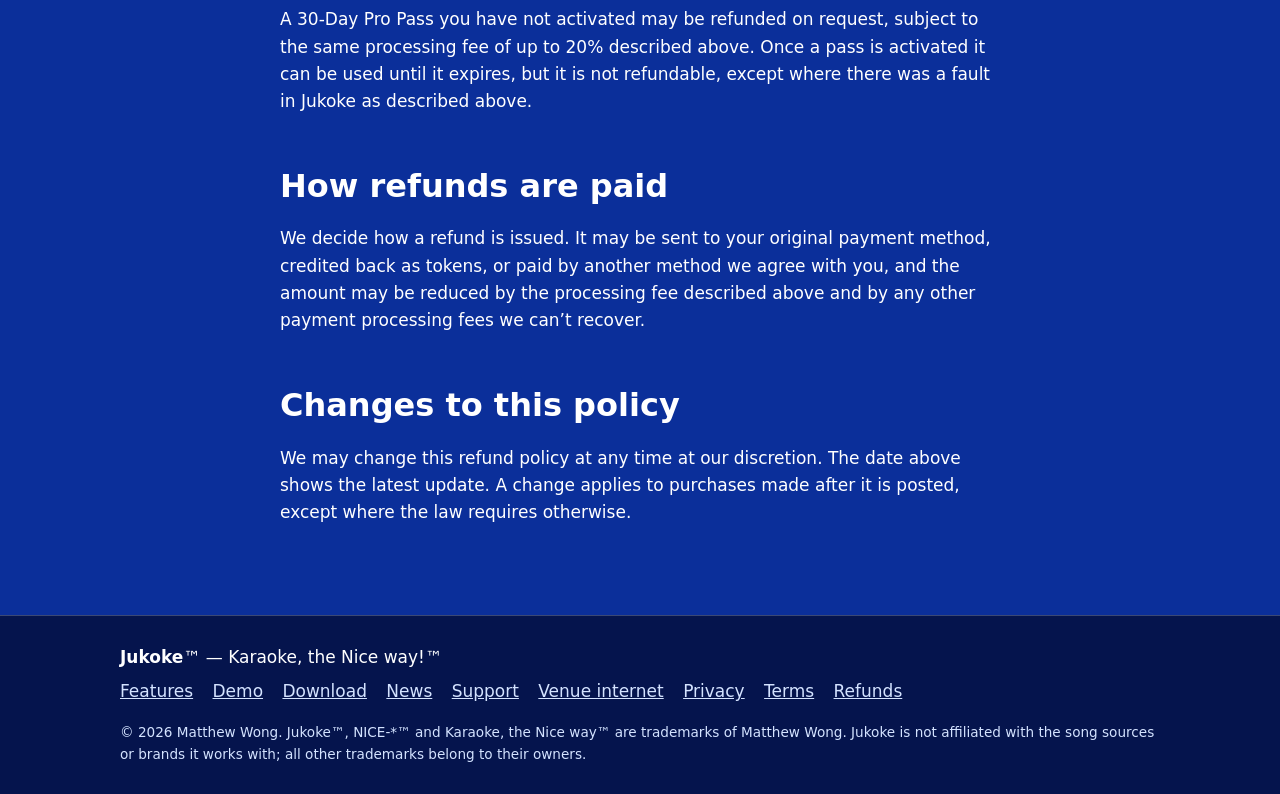
<file: refunds.html>
<!doctype html>
<html lang="en">
<head>
<meta charset="utf-8">
<meta name="viewport" content="width=device-width, initial-scale=1">
<title>Refunds – Jukoke</title>
<meta name="description" content="Refunds and problems with a purchase of Jukoke Play Tokens.">
<link rel="canonical" href="https://jukoke.com/refunds.html">
<link rel="icon" type="image/png" sizes="32x32" href="img/favicon-32x32.png">
<link rel="icon" type="image/png" sizes="192x192" href="img/icon-192.png">
<link rel="apple-touch-icon" href="img/apple-touch-icon.png">
<meta property="og:title" content="Refunds – Jukoke">
<meta property="og:description" content="Refunds and problems with a purchase of Jukoke Play Tokens.">
<meta property="og:type" content="website">
<meta property="og:image" content="https://jukoke.com/img/logo.png">
<meta property="og:url" content="https://jukoke.com/refunds.html">
<meta name="color-scheme" content="dark">
<link rel="alternate" type="application/atom+xml" title="Jukoke news" href="feed.xml">
<meta name="application-name" content="Jukoke">
<meta property="og:site_name" content="Jukoke">
<link rel="stylesheet" href="css/style.css">
</head>
<body>
<a class="skip" href="#main">Skip to content</a>
<header class="site-header">
<div class="wrap bar">
<a class="brand" href="index.html" aria-label="Jukoke home"><img src="img/icon-192.png" alt="" width="36" height="36"><span>Jukoke&trade;</span></a>
<nav aria-label="Main"><a href="index.html">Home</a><a href="features.html">Features</a><a href="pricing.html">Pricing</a><a href="download.html">Download</a><a href="news.html">News</a><a href="support.html">Support</a></nav>
</div>
</header>
<main id="main">
<section class="wrap block page-head"><h1>Refunds</h1><p class="muted">Last updated: November 7, 2026</p></section>
<section class="wrap block prose">
<h2>Try before you buy</h2>
<p>Jukoke is free to run, and every installation includes a 30-day free trial of the paid plans, so you can see what you&rsquo;re buying before you spend anything.</p>

<h2>If something goes wrong</h2>
<p>If a purchase didn&rsquo;t deliver the tokens you paid for, or a paid session failed because of a fault in Jukoke, email <a href="mailto:support@jukoke.com">support@jukoke.com</a> with the email address you used and a short description. We&rsquo;ll fix it by crediting the tokens, or by refunding your payment when that is the right outcome.</p>

<h2>If your wallet balance is lost or looks wrong</h2>
<p>Contact support. We determine your wallet balance based on the records on our server and the diagnostic bundle we request from your device, and restore it accordingly.</p>

<h2>Spent tokens</h2>
<p>Tokens already spent on a session or add-on are not refundable once the session has started, except where there was a fault as described above.</p>

<h2>Unused tokens</h2>
<p>Unused tokens never expire. You can request a refund of a purchase within 30 days if no tokens have been spent from your wallet since that purchase. Email <a href="mailto:support@jukoke.com">support@jukoke.com</a> with the email address you used. After 30 days, or once tokens from the wallet have been spent, unused tokens stay in your wallet for future sessions but aren&rsquo;t refundable.</p>
<p>A refund of unused tokens may be subject to a processing fee of up to 20% of the purchase price, to cover payment processing and handling costs we can&rsquo;t recover. No fee applies when the refund is for a fault in Jukoke, as described above.</p>
<p>Free trial and promotional tokens aren&rsquo;t refundable. Tokens have no cash value, except where the law requires otherwise.</p>

<h2>30-Day Pro Pass</h2>
<p>A 30-Day Pro Pass you have not activated may be refunded on request, subject to the same processing fee of up to 20% described above. Once a pass is activated it can be used until it expires, but it is not refundable, except where there was a fault in Jukoke as described above.</p>

<h2>How refunds are paid</h2>
<p>We decide how a refund is issued. It may be sent to your original payment method, credited back as tokens, or paid by another method we agree with you, and the amount may be reduced by the processing fee described above and by any other payment processing fees we can&rsquo;t recover.</p>

<h2>Changes to this policy</h2>
<p>We may change this refund policy at any time at our discretion. The date above shows the latest update. A change applies to purchases made after it is posted, except where the law requires otherwise.</p>
</section>

</main>
<footer class="site-footer">
<div class="wrap">
<p class="foot-tag"><strong>Jukoke</strong>&trade; &mdash; Karaoke, the Nice way!&trade;</p>
<p class="foot-links"><a href="features.html">Features</a> <a href="demo.html">Demo</a> <a href="download.html">Download</a> <a href="news.html">News</a> <a href="support.html">Support</a> <a href="wifi-setup.html">Venue internet</a> <a href="privacy.html">Privacy</a> <a href="terms.html">Terms</a> <a href="refunds.html">Refunds</a></p>
<p class="foot-small">&copy; <span data-year>2026</span> Matthew Wong. Jukoke&trade;, NICE-*&trade; and Karaoke, the Nice way&trade; are trademarks of Matthew Wong. Jukoke is not affiliated with the song sources or brands it works with; all other trademarks belong to their owners.</p>
</div>
</footer>
<script src="js/config.js"></script>
<script src="js/site.js"></script>
</body>
</html>
</file>
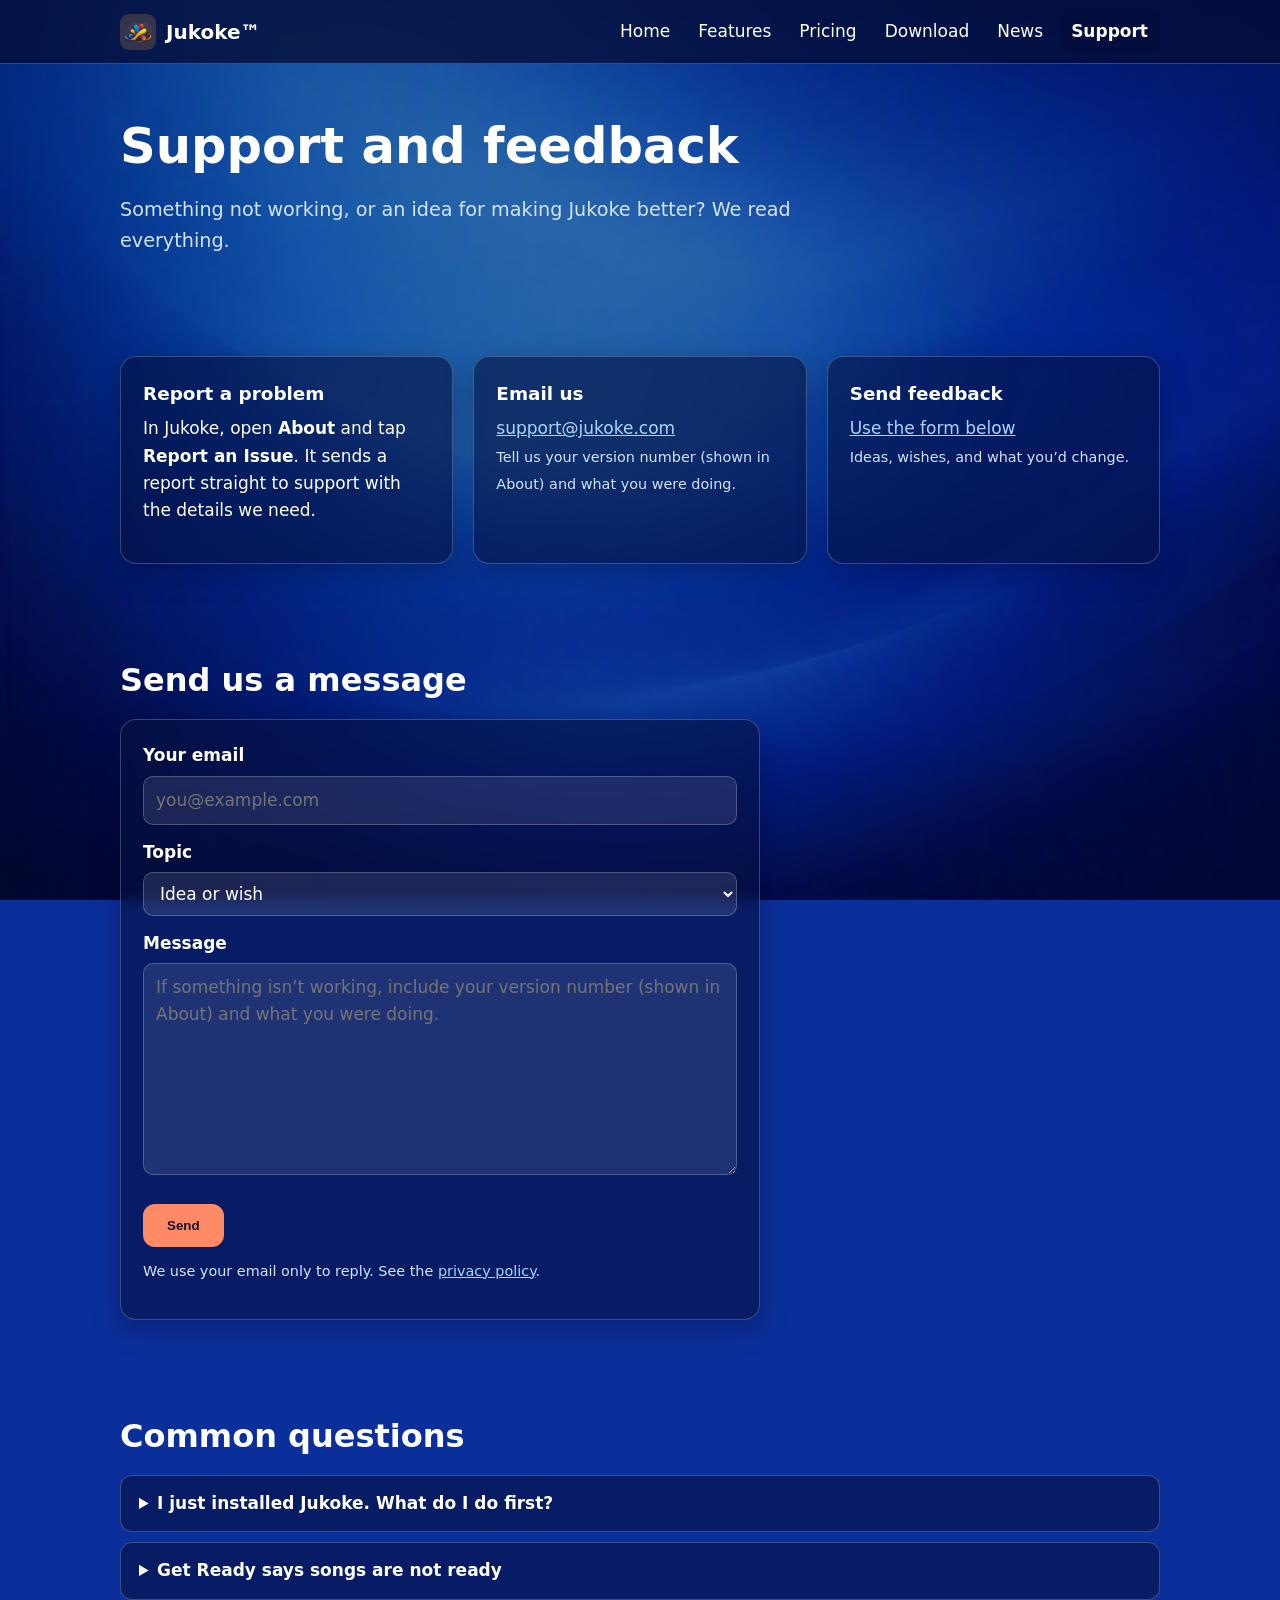
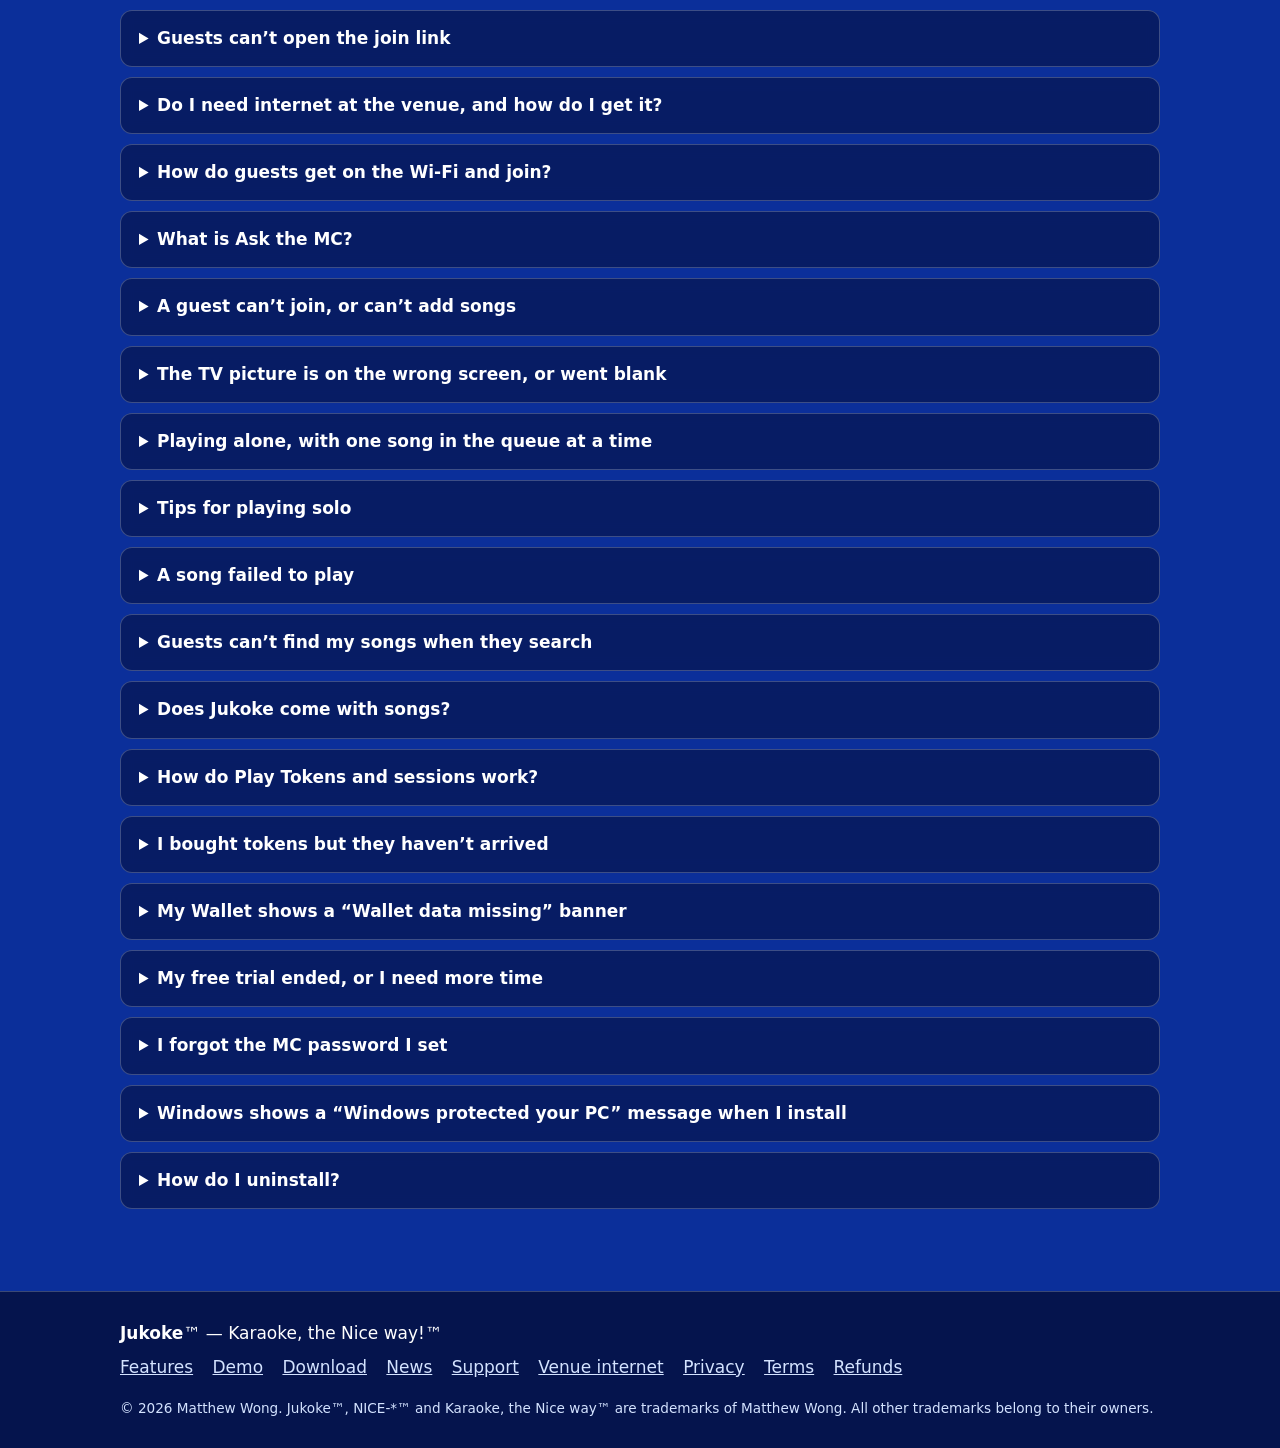
<file: support.html>
<!doctype html>
<html lang="en">
<head>
<meta charset="utf-8">
<meta name="viewport" content="width=device-width, initial-scale=1">
<title>Support – Jukoke</title>
<meta name="description" content="Help with Jukoke: answers to common questions, how to report a problem, and how to send feedback.">
<link rel="canonical" href="https://jukoke.com/support.html">
<link rel="icon" type="image/png" sizes="32x32" href="img/favicon-32x32.png">
<link rel="icon" type="image/png" sizes="192x192" href="img/icon-192.png">
<link rel="apple-touch-icon" href="img/apple-touch-icon.png">
<meta property="og:title" content="Support – Jukoke">
<meta property="og:description" content="Help with Jukoke: answers to common questions, how to report a problem, and how to send feedback.">
<meta property="og:type" content="website">
<meta property="og:image" content="https://jukoke.com/img/logo.png">
<meta property="og:url" content="https://jukoke.com/support.html">
<meta name="color-scheme" content="dark">
<link rel="alternate" type="application/atom+xml" title="Jukoke news" href="feed.xml">
<meta name="application-name" content="Jukoke">
<meta property="og:site_name" content="Jukoke">
<link rel="stylesheet" href="css/style.css">
</head>
<body>
<a class="skip" href="#main">Skip to content</a>
<header class="site-header">
<div class="wrap bar">
<a class="brand" href="index.html" aria-label="Jukoke home"><img src="img/icon-192.png" alt="" width="36" height="36"><span>Jukoke&trade;</span></a>
<nav aria-label="Main"><a href="index.html">Home</a><a href="features.html">Features</a><a href="pricing.html">Pricing</a><a href="download.html">Download</a><a href="news.html">News</a><a href="support.html" aria-current="page">Support</a></nav>
</div>
</header>
<main id="main">

<section class="wrap block page-head">
<h1>Support and feedback</h1>
<p class="lead narrow">Something not working, or an idea for making Jukoke better? We read everything.</p>
</section>

<section class="wrap block">
<div class="cards three">
<article class="card"><h3>Report a problem</h3><p>In Jukoke, open <strong>About</strong> and tap <strong>Report an Issue</strong>. It sends a report straight to support with the details we need.</p></article>
<article class="card"><h3>Email us</h3><p><a href="mailto:support@jukoke.com">support@jukoke.com</a><br><span class="small muted">Tell us your version number (shown in About) and what you were doing.</span></p></article>
<article class="card"><h3>Send feedback</h3><p><a href="#feedback">Use the form below</a><br><span class="small muted">Ideas, wishes, and what you&rsquo;d change.</span></p></article>
</div>
</section>

<section class="wrap block" id="feedback">
<h2>Send us a message</h2>
<form class="card fb-form" id="fb-form" novalidate>
<label for="fb-email">Your email</label>
<input id="fb-email" name="email" type="email" autocomplete="email" required maxlength="200" placeholder="you@example.com">
<label for="fb-topic">Topic</label>
<select id="fb-topic" name="topic">
<option>Idea or wish</option>
<option>Something isn&rsquo;t working</option>
<option>Question</option>
<option>Tokens or billing</option>
<option>Other</option>
</select>
<label for="fb-msg">Message</label>
<textarea id="fb-msg" name="message" rows="7" required maxlength="5000" placeholder="If something isn&rsquo;t working, include your version number (shown in About) and what you were doing."></textarea>
<input type="checkbox" name="botcheck" class="fb-hp" tabindex="-1" autocomplete="off" aria-hidden="true">
<div class="fb-row"><button class="btn" type="submit" id="fb-send">Send</button><span id="fb-status" class="small" role="status" aria-live="polite"></span></div>
<p class="small muted">We use your email only to reply. See the <a href="privacy.html">privacy policy</a>.</p>
</form>
</section>

<section class="wrap block" id="faq">
<h2>Common questions</h2>

<details><summary>I just installed Jukoke. What do I do first?</summary>
<p>Open the host dashboard and look for <strong>Get Ready</strong>. It opens by itself the first time, and any time after that from <strong>Setup &rarr; Get Ready</strong>. Tell it what you have to sing with, and it checks your screen, songs and Wi-Fi and shows what is left, with a button to each fix. A step you do not plan to use can be marked <strong>I&rsquo;m not using this</strong>, and brought back later.</p>
<p>To test the whole setup from start to finish, follow the <a href="check.html">quick check</a>.</p></details>

<details><summary>Get Ready says songs are not ready</summary>
<p>Tap the step that has a warning. A song folder on an unplugged drive shows as offline until you reconnect it. Online search needs a separate helper program running, with its address saved; use the test button in that step to check it. <span data-resolver-wrap hidden>A <a data-resolver href="#" rel="noopener">sample helper</a> is available, provided as is, without warranty or support.</span> Tap <strong>Check again</strong> after you fix something.</p></details>

<details><summary>Guests can&rsquo;t open the join link</summary>
<p>Make sure their phones are on the same WiFi network as the computer. If the address in the QR code looks wrong, correct it in <strong>Party &rarr; QR Code / Link</strong>. If a link won&rsquo;t open from a messaging app, use <strong>Copy Hostname Link</strong> instead. On Windows that may need Apple&rsquo;s Bonjour installed.</p></details>

<details><summary>Do I need internet at the venue, and how do I get it?</summary>
<p>Guests&rsquo; phones only need to reach the Jukoke computer. The computer needs the internet only for online songs and search. Bring your own router, ideally one with a SIM card or a travel router that uses your phone&rsquo;s mobile data, so the night does not depend on the venue. See <a href="wifi-setup.html">Venue internet</a> for block diagrams.</p></details>

<details><summary>How do guests get on the Wi-Fi and join?</summary>
<p>Open <strong>Party &rarr; QR Code / Link</strong>. You will see <strong>Step 1: Join Wi-Fi</strong> and <strong>Step 2: Join Jukoke</strong> side by side. Guests scan the first to get on your network, then the second to open the party. To show the Wi-Fi code, enter your network name and password once under the Wi-Fi button there. Guests already on the network can skip step 1. Nothing needs installing on their phones.</p></details>

<details><summary>What is Ask the MC?</summary>
<p>On Lite and Pro, guests can send you a short private note from the <strong>Ask MC</strong> button, for example &ldquo;please find a song for me&rdquo;. You will see a badge on the Dashboard and Live Guests. Open the requests, add the songs to the guest&rsquo;s own queue (front or back) and reply with a green, blue or red note. A guest can have a few notes open at once and gets your answer on their own phone. Notes are kept for about 12 hours and are not stored after Jukoke closes.</p></details>

<details><summary>A guest can&rsquo;t join, or can&rsquo;t add songs</summary>
<p>They may be waiting for your approval (<strong>Live Guests &rarr; Pending Review</strong>), the party may be at the guest limit for your plan, or they may be blocked. If they can join but not add songs, the queue may be full for your plan, or the session may be in its short grace period after the 6 hours are up.</p></details>

<details><summary>The TV picture is on the wrong screen, or went blank</summary>
<p>Open <strong>Setup &rarr; Display</strong>, tap Refresh and choose the screen you want. If the picture goes blank after the computer wakes from sleep, use <strong>Refresh Player Display</strong> in the same place.</p></details>

<details><summary>Playing alone, with one song in the queue at a time</summary>
<p>It is smoother than it sounds. Add your next song as soon as the current one starts, or when the screen says &ldquo;No song in queue, submit&hellip;&rdquo;. Songs you have sung before are already prepared, so they start almost at once. Your <strong>History</strong> keeps each song&rsquo;s key, so a song you sing again comes back in your own range. You can also preview a song from History before you queue it.</p></details>

<details><summary>Tips for playing solo</summary>
<p>Before you start, open <strong>Get Ready</strong> to check your audio, picture and song sources. Build up the songs you sing most in History. A song you have not used before needs a moment to prepare the first time; after that it is quick. For online songs, keep the helper program running.</p></details>

<details><summary>A song failed to play</summary>
<p>Jukoke skips to the next song automatically. Check the <strong>Played</strong> list for the reason. If the same song keeps failing, blacklist it.</p></details>

<details><summary>Guests can&rsquo;t find my songs when they search</summary>
<p>Songs have to be approved in the catalog, the folder they live in must be added and active under <strong>Song Source &rarr; Song Library</strong>, and on Lite or Pro guests need <strong>Allow Song Catalog Search</strong>. The in-app guide walks through each step.</p></details>

<details><summary>Does Jukoke come with songs?</summary>
<p>No. You bring your own karaoke files. Online sources are optional and set up by you. You&rsquo;re responsible for having the right to play the songs you use, and venues generally need the appropriate public-performance licenses.</p></details>

<details><summary>How do Play Tokens and sessions work?</summary>
<p>Jukoke is free to run on its own. For a bigger party you start a 6-hour session from the Wallet (<strong>Party &rarr; Wallet</strong>) using Play Tokens. Nothing is charged until you confirm, and you see your balance before and after. Buy tokens, or a 30-Day Pro Pass, with <strong>Buy More</strong>. If you bought a pack, your redeem code arrives by email; type it into the box under <strong>Have a code?</strong> and tap <strong>Redeem</strong>. Codes work once, on one installation, and need an internet connection when you redeem.</p></details>

<details><summary>I bought tokens but they haven&rsquo;t arrived</summary>
<p>Check your email, including spam, for the code and redeem it in the Wallet. If nothing arrives within a few minutes, email <a href="mailto:support@jukoke.com">support@jukoke.com</a> with the email address you used to buy.</p></details>

<details><summary>My Wallet shows a &ldquo;Wallet data missing&rdquo; banner</summary>
<p>Tap <strong>Contact Support</strong> in the Wallet notice and send the report with its diagnostic bundle. We determine your wallet balance from the records on our server and the diagnostic bundle from your device, and restore it accordingly.</p></details>

<details><summary>My free trial ended, or I need more time</summary>
<p>Open <strong>About</strong> in the host screen and tap <strong>Copy</strong> beside your Install ID. Email it to <a href="mailto:support@jukoke.com">support@jukoke.com</a> and say what you need the extra time for. If we can help, we send a single-use code that adds trial days to that installation only; it gives no tokens. Enter it under <strong>Have a code?</strong> in <strong>Party &rarr; Wallet</strong>. It works before, during or after the trial ends, and the Wallet shows when your trial starts and ends. You need version 2026.10.17-002 or later.</p></details>

<details><summary>I forgot the MC password I set</summary>
<p>On the Jukoke computer, delete the hidden file <code>data/.mc_auth.json</code> and restart Jukoke. This returns the factory password from your install. Passwords are case-sensitive.</p></details>

<details><summary>Windows shows a &ldquo;Windows protected your PC&rdquo; message when I install</summary>
<p>Choose <strong>More info</strong>, then <strong>Run anyway</strong>. You can check the file first against the SHA-256 value on the <a href="download.html">download page</a>.</p></details>

<details><summary>How do I uninstall?</summary>
<p>Use Windows Settings &rarr; Apps, or Ubuntu&rsquo;s Software app. Your songs, history and settings stay in place unless you delete them.</p></details>
</section>

</main>
<footer class="site-footer">
<div class="wrap">
<p class="foot-tag"><strong>Jukoke</strong>&trade; &mdash; Karaoke, the Nice way!&trade;</p>
<p class="foot-links"><a href="features.html">Features</a> <a href="demo.html">Demo</a> <a href="download.html">Download</a> <a href="news.html">News</a> <a href="support.html">Support</a> <a href="wifi-setup.html">Venue internet</a> <a href="privacy.html">Privacy</a> <a href="terms.html">Terms</a> <a href="refunds.html">Refunds</a></p>
<p class="foot-small">&copy; <span data-year>2026</span> Matthew Wong. Jukoke&trade;, NICE-*&trade; and Karaoke, the Nice way&trade; are trademarks of Matthew Wong. All other trademarks belong to their owners.</p>
</div>
</footer>
<script src="js/config.js"></script>
<script src="js/site.js"></script>
</body>
</html>
</file>
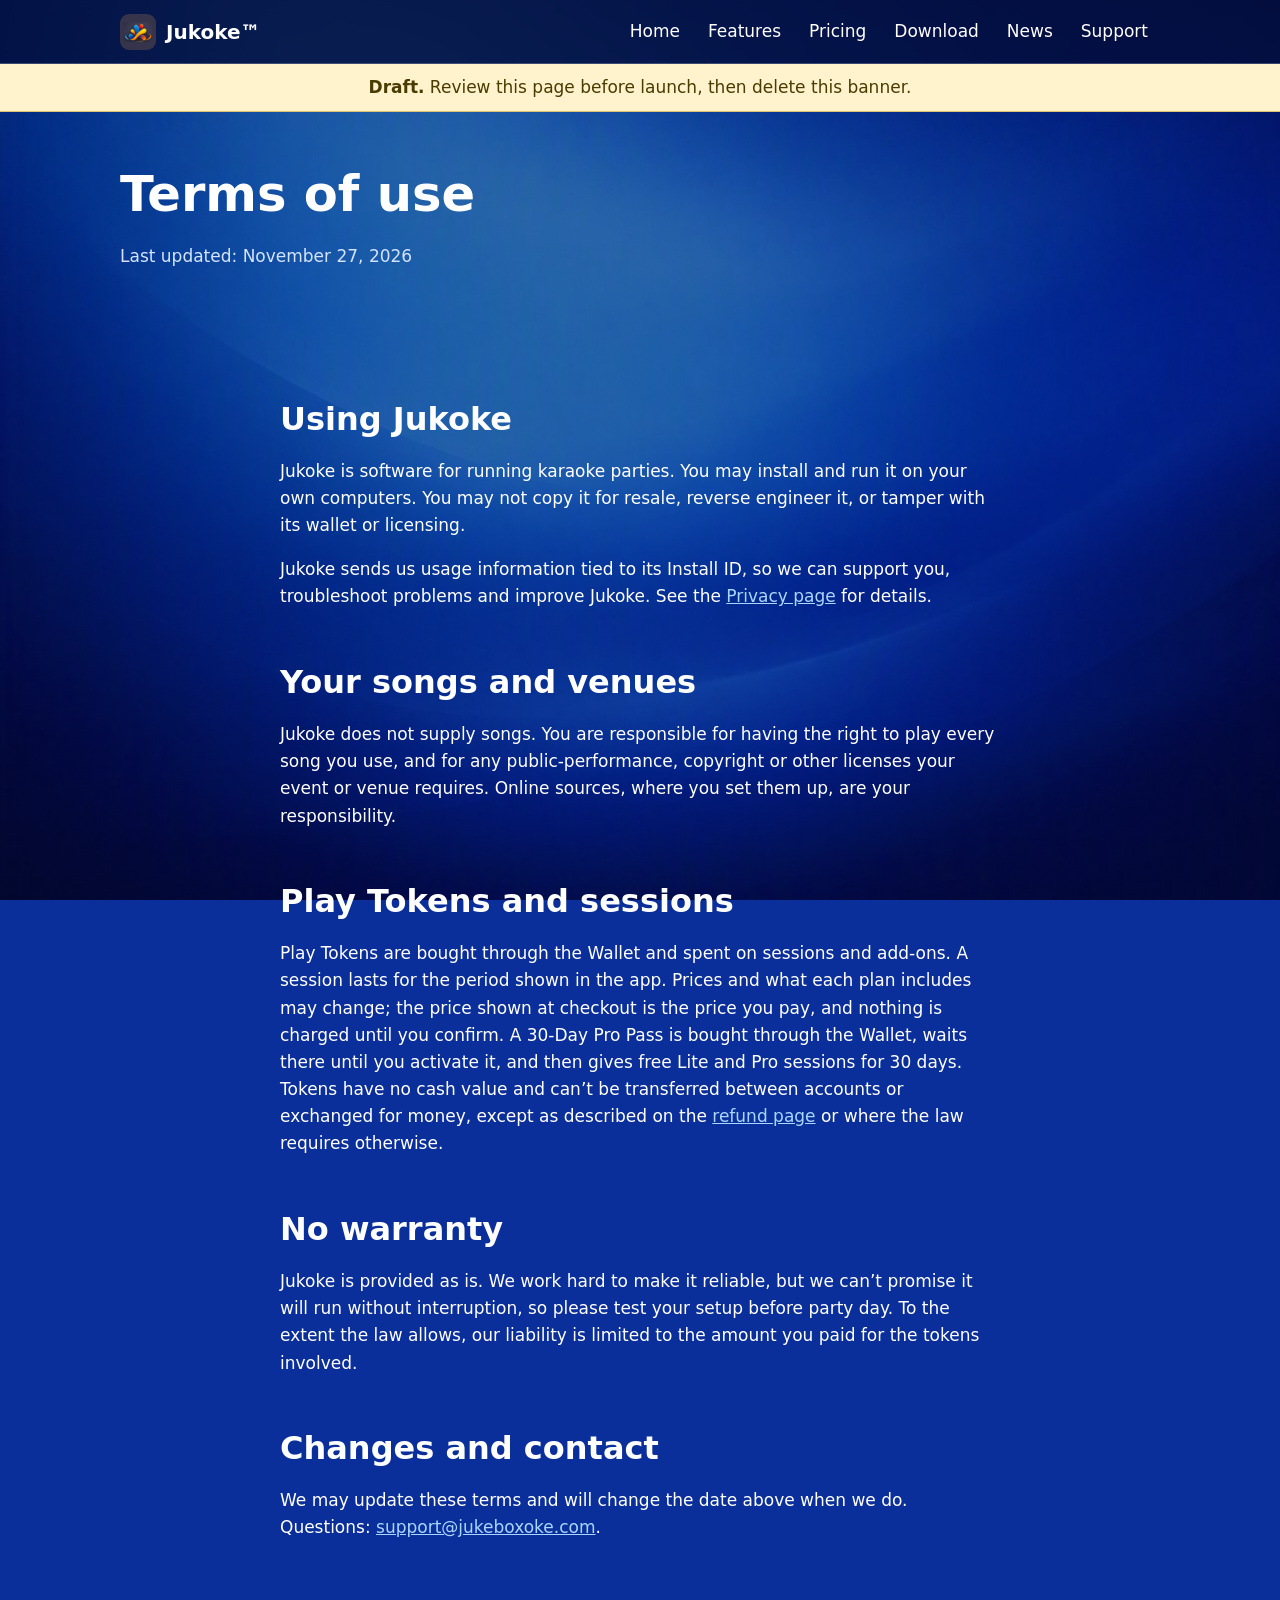
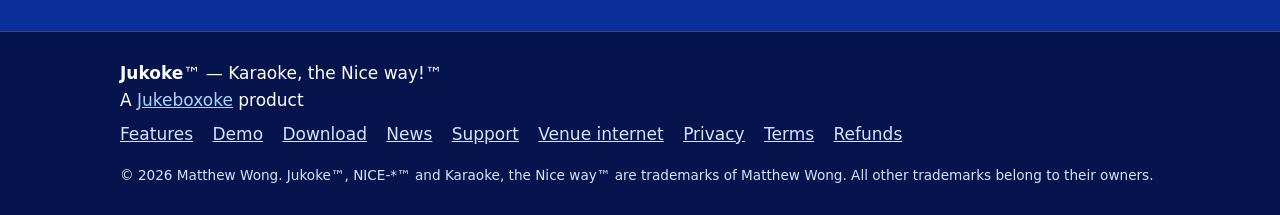
<file: terms.html>
<!doctype html>
<html lang="en">
<head>
<meta charset="utf-8">
<meta name="viewport" content="width=device-width, initial-scale=1">
<title>Terms – Jukoke</title>
<meta name="description" content="Terms for using Jukoke and this website.">
<link rel="canonical" href="https://jukeboxoke.com/terms.html">
<link rel="icon" type="image/png" sizes="32x32" href="img/favicon-32x32.png">
<link rel="icon" type="image/png" sizes="192x192" href="img/icon-192.png">
<link rel="apple-touch-icon" href="img/apple-touch-icon.png">
<meta property="og:title" content="Terms – Jukoke">
<meta property="og:description" content="Terms for using Jukoke and this website.">
<meta property="og:type" content="website">
<meta property="og:image" content="https://jukeboxoke.com/img/logo.png">
<meta property="og:url" content="https://jukeboxoke.com/terms.html">
<meta name="color-scheme" content="dark">
<link rel="alternate" type="application/atom+xml" title="Jukoke news" href="feed.xml">
<meta name="application-name" content="Jukoke">
<meta property="og:site_name" content="Jukoke">
<link rel="stylesheet" href="css/style.css">
</head>
<body>
<a class="skip" href="#main">Skip to content</a>
<header class="site-header">
<div class="wrap bar">
<a class="brand" href="index.html" aria-label="Jukoke home"><img src="img/icon-192.png" alt="" width="36" height="36"><span>Jukoke&trade;</span></a>
<nav aria-label="Main"><a href="index.html">Home</a><a href="features.html">Features</a><a href="pricing.html">Pricing</a><a href="download.html">Download</a><a href="news.html">News</a><a href="support.html">Support</a></nav>
</div>
</header>
<main id="main">
<p class="draft-banner" role="note"><strong>Draft.</strong> Review this page before launch, then delete this banner.</p>
<section class="wrap block page-head"><h1>Terms of use</h1><p class="muted">Last updated: November 27, 2026</p></section>
<section class="wrap block prose">
<h2>Using Jukoke</h2>
<p>Jukoke is software for running karaoke parties. You may install and run it on your own computers. You may not copy it for resale, reverse engineer it, or tamper with its wallet or licensing.</p>
<p>Jukoke sends us usage information tied to its Install ID, so we can support you, troubleshoot problems and improve Jukoke. See the <a href="privacy.html">Privacy page</a> for details.</p>

<h2>Your songs and venues</h2>
<p>Jukoke does not supply songs. You are responsible for having the right to play every song you use, and for any public-performance, copyright or other licenses your event or venue requires. Online sources, where you set them up, are your responsibility.</p>

<h2>Play Tokens and sessions</h2>
<p>Play Tokens are bought through the Wallet and spent on sessions and add-ons. A session lasts for the period shown in the app. Prices and what each plan includes may change; the price shown at checkout is the price you pay, and nothing is charged until you confirm. A 30-Day Pro Pass is bought through the Wallet, waits there until you activate it, and then gives free Lite and Pro sessions for 30 days. Tokens have no cash value and can&rsquo;t be transferred between accounts or exchanged for money, except as described on the <a href="refunds.html">refund page</a> or where the law requires otherwise.</p>

<h2>No warranty</h2>
<p>Jukoke is provided as is. We work hard to make it reliable, but we can&rsquo;t promise it will run without interruption, so please test your setup before party day. To the extent the law allows, our liability is limited to the amount you paid for the tokens involved.</p>

<h2>Changes and contact</h2>
<p>We may update these terms and will change the date above when we do. Questions: <a href="mailto:support@jukeboxoke.com">support@jukeboxoke.com</a>.</p>
</section>

</main>
<footer class="site-footer">
<div class="wrap">
<p class="foot-tag"><strong>Jukoke</strong>&trade; &mdash; Karaoke, the Nice way!&trade;<br>A <a href="https://jukeboxoke.com/">Jukeboxoke</a> product</p>
<p class="foot-links"><a href="features.html">Features</a> <a href="demo.html">Demo</a> <a href="download.html">Download</a> <a href="news.html">News</a> <a href="support.html">Support</a> <a href="wifi-setup.html">Venue internet</a> <a href="privacy.html">Privacy</a> <a href="terms.html">Terms</a> <a href="refunds.html">Refunds</a></p>
<p class="foot-small">&copy; <span data-year>2026</span> Matthew Wong. Jukoke&trade;, NICE-*&trade; and Karaoke, the Nice way&trade; are trademarks of Matthew Wong. All other trademarks belong to their owners.</p>
</div>
</footer>
<script src="js/config.js"></script>
<script src="js/site.js"></script>
</body>
</html>
</file>
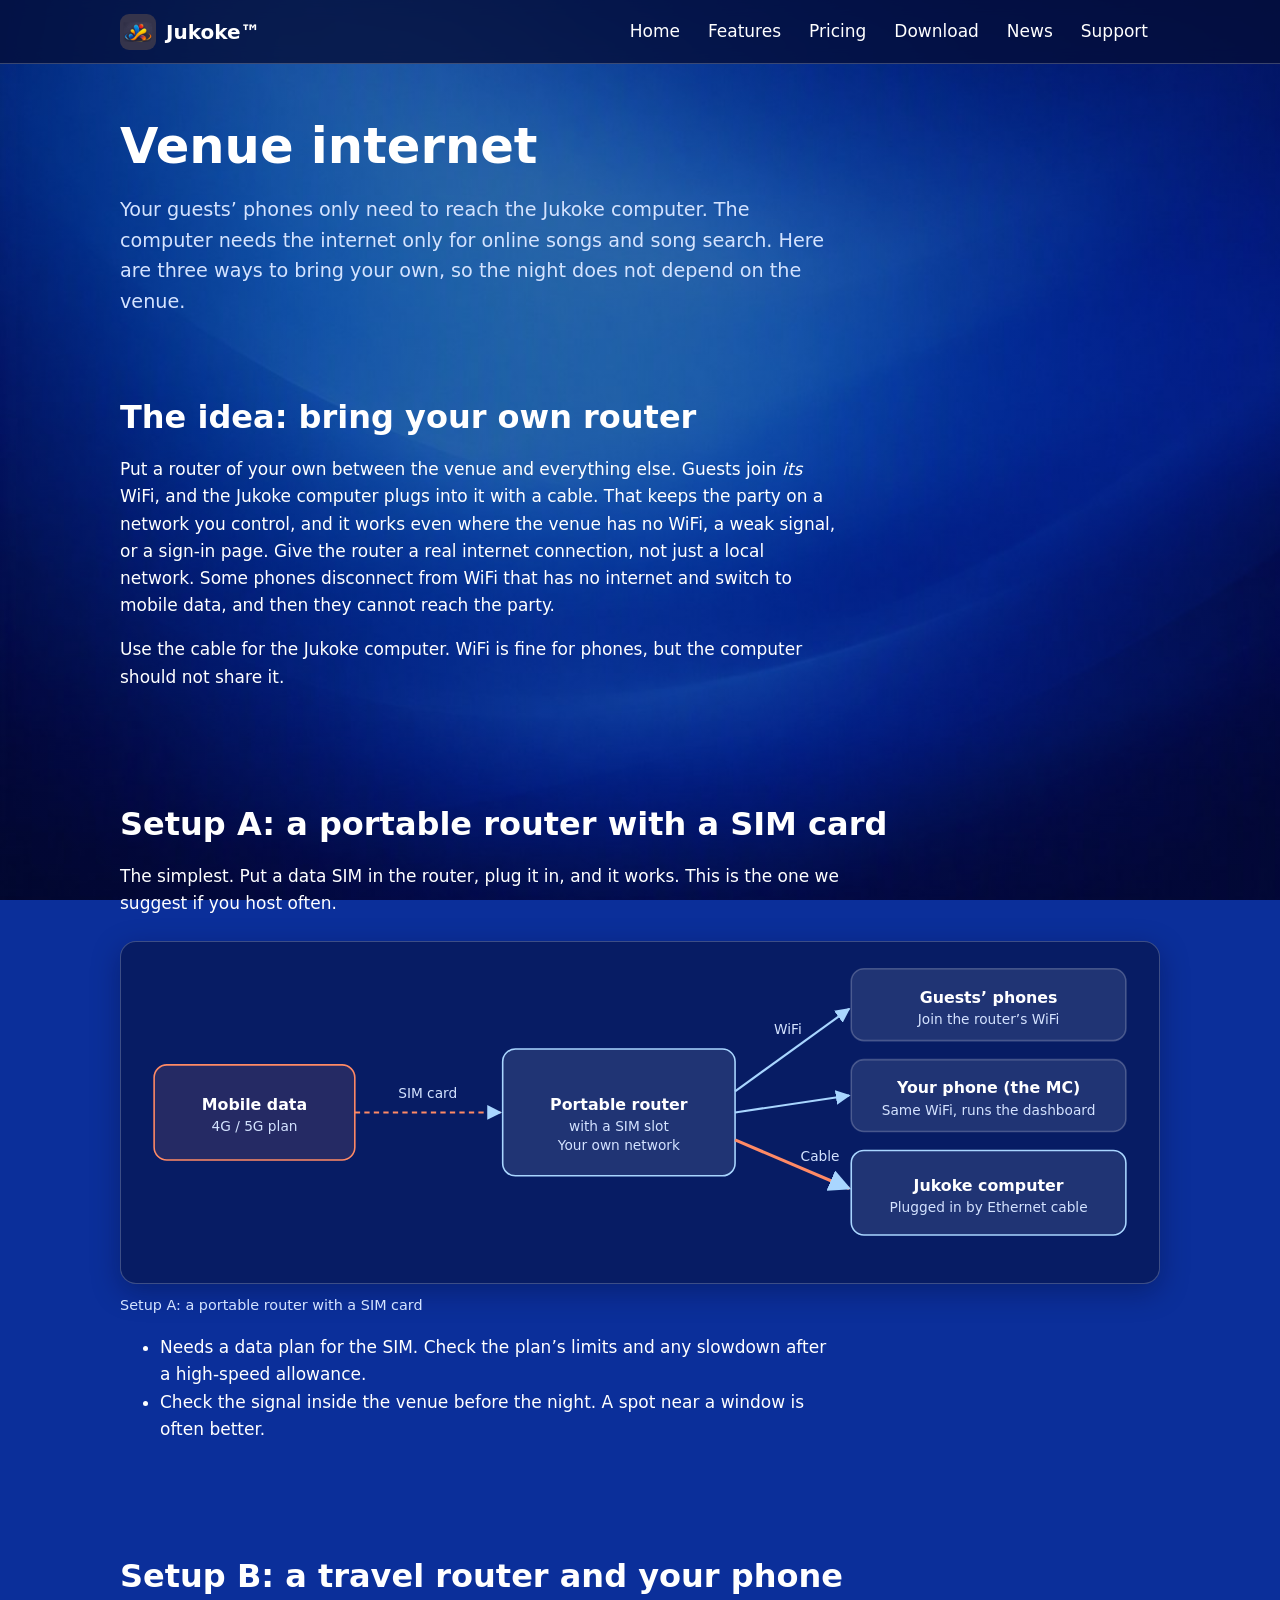
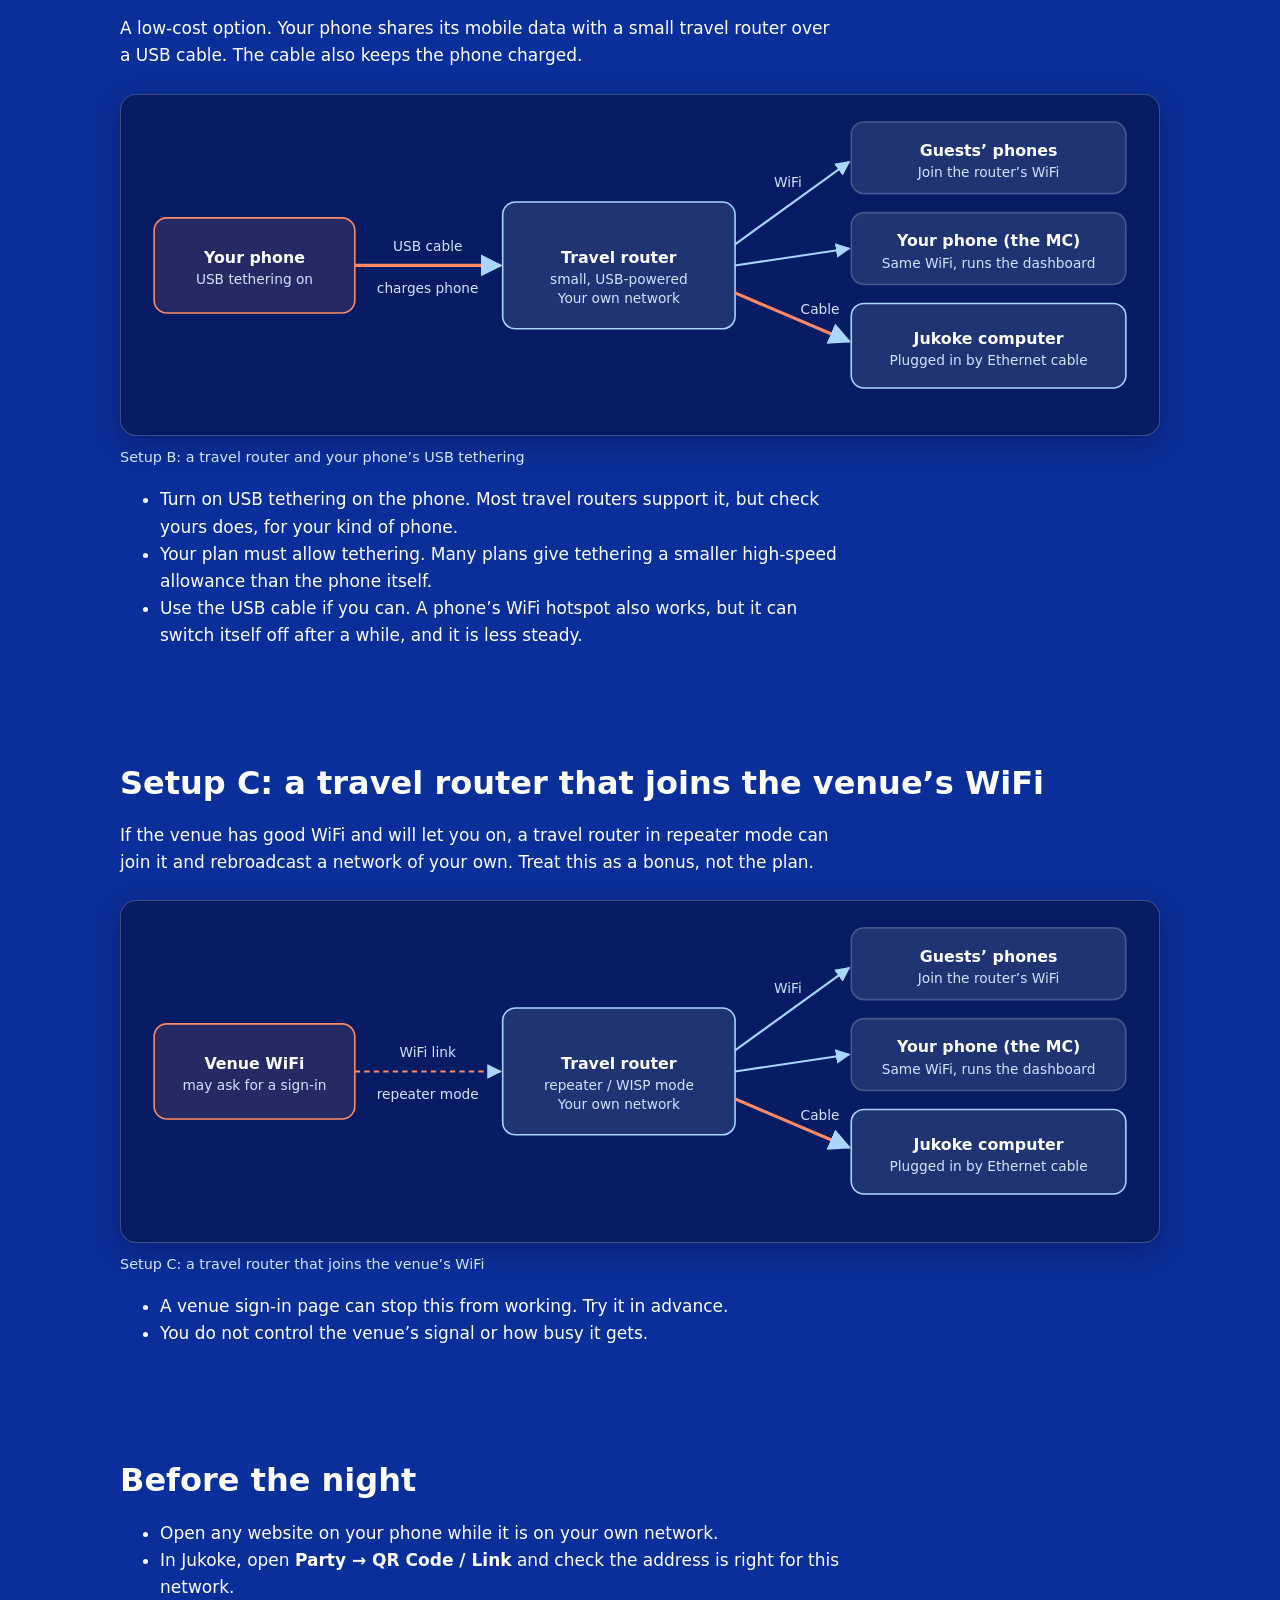
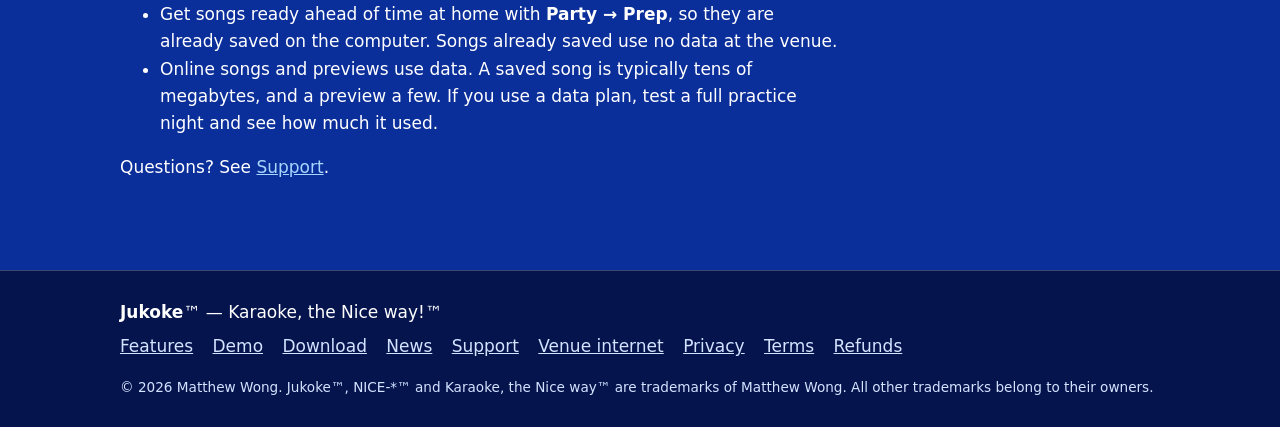
<file: wifi-setup.html>
<!doctype html>
<html lang="en">
<head>
<meta charset="utf-8">
<meta name="viewport" content="width=device-width, initial-scale=1">
<title>Venue internet – Jukoke</title>
<meta name="description" content="How to get a steady internet connection for Jukoke at a venue: portable router with a SIM, a travel router with your phone, or venue WiFi, with block diagrams.">
<link rel="canonical" href="https://jukoke.com/wifi-setup.html">
<link rel="icon" type="image/png" sizes="32x32" href="img/favicon-32x32.png">
<link rel="icon" type="image/png" sizes="192x192" href="img/icon-192.png">
<link rel="apple-touch-icon" href="img/apple-touch-icon.png">
<meta property="og:title" content="Venue internet – Jukoke">
<meta property="og:description" content="How to get a steady internet connection for Jukoke at a venue: portable router with a SIM, a travel router with your phone, or venue WiFi, with block diagrams.">
<meta property="og:type" content="website">
<meta property="og:image" content="https://jukoke.com/img/logo.png">
<meta property="og:url" content="https://jukoke.com/wifi-setup.html">
<meta name="color-scheme" content="dark">
<link rel="alternate" type="application/atom+xml" title="Jukoke news" href="feed.xml">
<meta name="application-name" content="Jukoke">
<meta property="og:site_name" content="Jukoke">
<link rel="stylesheet" href="css/style.css">
</head>
<body>
<a class="skip" href="#main">Skip to content</a>
<header class="site-header">
<div class="wrap bar">
<a class="brand" href="index.html" aria-label="Jukoke home"><img src="img/icon-192.png" alt="" width="36" height="36"><span>Jukoke&trade;</span></a>
<nav aria-label="Main"><a href="index.html">Home</a><a href="features.html">Features</a><a href="pricing.html">Pricing</a><a href="download.html">Download</a><a href="news.html">News</a><a href="support.html">Support</a></nav>
</div>
</header>
<main id="main">

<section class="wrap block page-head">
<h1>Venue internet</h1>
<p class="lead narrow">Your guests&rsquo; phones only need to reach the Jukoke computer. The computer needs the internet only for online songs and song search. Here are three ways to bring your own, so the night does not depend on the venue.</p>
</section>

<section class="wrap block">
<h2>The idea: bring your own router</h2>
<p class="narrow">Put a router of your own between the venue and everything else. Guests join <em>its</em> WiFi, and the Jukoke computer plugs into it with a cable. That keeps the party on a network you control, and it works even where the venue has no WiFi, a weak signal, or a sign-in page. Give the router a real internet connection, not just a local network. Some phones disconnect from WiFi that has no internet and switch to mobile data, and then they cannot reach the party.</p>
<p class="narrow">Use the cable for the Jukoke computer. WiFi is fine for phones, but the computer should not share it.</p>
</section>

<section class="wrap block">
<h2>Setup A: a portable router with a SIM card</h2>
<p class="narrow">The simplest. Put a data SIM in the router, plug it in, and it works. This is the one we suggest if you host often.</p>
<figure class="diagram">
<div class="diagram-scroll">
<svg viewBox="0 0 960 300" role="img" aria-labelledby="w1-t w1-d" xmlns="http://www.w3.org/2000/svg">
<title id="w1-t">Setup A: a portable router with a SIM card</title>
<desc id="w1-d">Mobile data reaches a portable router that has a SIM card. The router makes the WiFi network that guests&rsquo; phones and the MC&rsquo;s phone join, and the Jukoke computer plugs into it with an Ethernet cable.</desc>
<defs><marker id="ar1" viewBox="0 0 10 10" refX="9" refY="5" markerWidth="7" markerHeight="7" orient="auto-start-reverse"><path d="M0 0L10 5L0 10z" class="dg-arrow"/></marker></defs>
<rect class="dg-box game" x="20" y="105" width="190" height="90" rx="12"/>
<text class="dg-name" x="115" y="148" text-anchor="middle">Mobile data</text>
<text class="dg-sub" x="115" y="168" text-anchor="middle">4G / 5G plan</text>
<path class="dg-line dash" d="M210 150H348" marker-end="url(#ar1)"/>
<text class="dg-sub" x="279" y="136" text-anchor="middle">SIM card</text>
<rect class="dg-box hot" x="350" y="90" width="220" height="120" rx="12"/>
<text class="dg-name" x="460" y="148" text-anchor="middle">Portable router</text>
<text class="dg-sub" x="460" y="168" text-anchor="middle">with a SIM slot</text>
<text class="dg-sub" x="460" y="186" text-anchor="middle">Your own network</text>
<rect class="dg-box" x="680" y="14" width="260" height="68" rx="12"/>
<text class="dg-name" x="810" y="46" text-anchor="middle">Guests&rsquo; phones</text>
<text class="dg-sub" x="810" y="66" text-anchor="middle">Join the router&rsquo;s WiFi</text>
<rect class="dg-box" x="680" y="100" width="260" height="68" rx="12"/>
<text class="dg-name" x="810" y="132" text-anchor="middle">Your phone (the MC)</text>
<text class="dg-sub" x="810" y="152" text-anchor="middle">Same WiFi, runs the dashboard</text>
<rect class="dg-box hot" x="680" y="186" width="260" height="80" rx="12"/>
<text class="dg-name" x="810" y="224" text-anchor="middle">Jukoke computer</text>
<text class="dg-sub" x="810" y="244" text-anchor="middle">Plugged in by Ethernet cable</text>
<path class="dg-line" d="M570 130L678 52" marker-end="url(#ar1)"/>
<path class="dg-line" d="M570 150L678 134" marker-end="url(#ar1)"/>
<path class="dg-line thick" d="M570 176L678 222" marker-end="url(#ar1)"/>
<text class="dg-sub" x="620" y="76" text-anchor="middle">WiFi</text>
<text class="dg-sub" x="632" y="196" text-anchor="start">Cable</text>
</svg>
</div>
<figcaption class="small muted">Setup A: a portable router with a SIM card</figcaption>
</figure>

<ul class="narrow"><li>Needs a data plan for the SIM. Check the plan&rsquo;s limits and any slowdown after a high-speed allowance.</li><li>Check the signal inside the venue before the night. A spot near a window is often better.</li></ul>
</section>

<section class="wrap block">
<h2>Setup B: a travel router and your phone</h2>
<p class="narrow">A low-cost option. Your phone shares its mobile data with a small travel router over a USB cable. The cable also keeps the phone charged.</p>
<figure class="diagram">
<div class="diagram-scroll">
<svg viewBox="0 0 960 300" role="img" aria-labelledby="w2-t w2-d" xmlns="http://www.w3.org/2000/svg">
<title id="w2-t">Setup B: a travel router and your phone&rsquo;s USB tethering</title>
<desc id="w2-d">Your phone shares its mobile data with a travel router over a USB cable. The router makes the WiFi network that guests&rsquo; phones and the MC&rsquo;s phone join, and the Jukoke computer plugs into it with an Ethernet cable.</desc>
<defs><marker id="ar2" viewBox="0 0 10 10" refX="9" refY="5" markerWidth="7" markerHeight="7" orient="auto-start-reverse"><path d="M0 0L10 5L0 10z" class="dg-arrow"/></marker></defs>
<rect class="dg-box game" x="20" y="105" width="190" height="90" rx="12"/>
<text class="dg-name" x="115" y="148" text-anchor="middle">Your phone</text>
<text class="dg-sub" x="115" y="168" text-anchor="middle">USB tethering on</text>
<path class="dg-line thick" d="M210 150H348" marker-end="url(#ar2)"/>
<text class="dg-sub" x="279" y="136" text-anchor="middle">USB cable</text>
<text class="dg-sub" x="279" y="176" text-anchor="middle">charges phone</text>
<rect class="dg-box hot" x="350" y="90" width="220" height="120" rx="12"/>
<text class="dg-name" x="460" y="148" text-anchor="middle">Travel router</text>
<text class="dg-sub" x="460" y="168" text-anchor="middle">small, USB-powered</text>
<text class="dg-sub" x="460" y="186" text-anchor="middle">Your own network</text>
<rect class="dg-box" x="680" y="14" width="260" height="68" rx="12"/>
<text class="dg-name" x="810" y="46" text-anchor="middle">Guests&rsquo; phones</text>
<text class="dg-sub" x="810" y="66" text-anchor="middle">Join the router&rsquo;s WiFi</text>
<rect class="dg-box" x="680" y="100" width="260" height="68" rx="12"/>
<text class="dg-name" x="810" y="132" text-anchor="middle">Your phone (the MC)</text>
<text class="dg-sub" x="810" y="152" text-anchor="middle">Same WiFi, runs the dashboard</text>
<rect class="dg-box hot" x="680" y="186" width="260" height="80" rx="12"/>
<text class="dg-name" x="810" y="224" text-anchor="middle">Jukoke computer</text>
<text class="dg-sub" x="810" y="244" text-anchor="middle">Plugged in by Ethernet cable</text>
<path class="dg-line" d="M570 130L678 52" marker-end="url(#ar2)"/>
<path class="dg-line" d="M570 150L678 134" marker-end="url(#ar2)"/>
<path class="dg-line thick" d="M570 176L678 222" marker-end="url(#ar2)"/>
<text class="dg-sub" x="620" y="76" text-anchor="middle">WiFi</text>
<text class="dg-sub" x="632" y="196" text-anchor="start">Cable</text>
</svg>
</div>
<figcaption class="small muted">Setup B: a travel router and your phone&rsquo;s USB tethering</figcaption>
</figure>

<ul class="narrow"><li>Turn on USB tethering on the phone. Most travel routers support it, but check yours does, for your kind of phone.</li><li>Your plan must allow tethering. Many plans give tethering a smaller high-speed allowance than the phone itself.</li><li>Use the USB cable if you can. A phone&rsquo;s WiFi hotspot also works, but it can switch itself off after a while, and it is less steady.</li></ul>
</section>

<section class="wrap block">
<h2>Setup C: a travel router that joins the venue&rsquo;s WiFi</h2>
<p class="narrow">If the venue has good WiFi and will let you on, a travel router in repeater mode can join it and rebroadcast a network of your own. Treat this as a bonus, not the plan.</p>
<figure class="diagram">
<div class="diagram-scroll">
<svg viewBox="0 0 960 300" role="img" aria-labelledby="w3-t w3-d" xmlns="http://www.w3.org/2000/svg">
<title id="w3-t">Setup C: a travel router that joins the venue&rsquo;s WiFi</title>
<desc id="w3-d">The venue&rsquo;s WiFi network feeds a travel router set to repeater mode. The router makes its own WiFi network that guests&rsquo; phones and the MC&rsquo;s phone join, and the Jukoke computer plugs into it with an Ethernet cable.</desc>
<defs><marker id="ar3" viewBox="0 0 10 10" refX="9" refY="5" markerWidth="7" markerHeight="7" orient="auto-start-reverse"><path d="M0 0L10 5L0 10z" class="dg-arrow"/></marker></defs>
<rect class="dg-box game" x="20" y="105" width="190" height="90" rx="12"/>
<text class="dg-name" x="115" y="148" text-anchor="middle">Venue WiFi</text>
<text class="dg-sub" x="115" y="168" text-anchor="middle">may ask for a sign-in</text>
<path class="dg-line dash" d="M210 150H348" marker-end="url(#ar3)"/>
<text class="dg-sub" x="279" y="136" text-anchor="middle">WiFi link</text>
<text class="dg-sub" x="279" y="176" text-anchor="middle">repeater mode</text>
<rect class="dg-box hot" x="350" y="90" width="220" height="120" rx="12"/>
<text class="dg-name" x="460" y="148" text-anchor="middle">Travel router</text>
<text class="dg-sub" x="460" y="168" text-anchor="middle">repeater / WISP mode</text>
<text class="dg-sub" x="460" y="186" text-anchor="middle">Your own network</text>
<rect class="dg-box" x="680" y="14" width="260" height="68" rx="12"/>
<text class="dg-name" x="810" y="46" text-anchor="middle">Guests&rsquo; phones</text>
<text class="dg-sub" x="810" y="66" text-anchor="middle">Join the router&rsquo;s WiFi</text>
<rect class="dg-box" x="680" y="100" width="260" height="68" rx="12"/>
<text class="dg-name" x="810" y="132" text-anchor="middle">Your phone (the MC)</text>
<text class="dg-sub" x="810" y="152" text-anchor="middle">Same WiFi, runs the dashboard</text>
<rect class="dg-box hot" x="680" y="186" width="260" height="80" rx="12"/>
<text class="dg-name" x="810" y="224" text-anchor="middle">Jukoke computer</text>
<text class="dg-sub" x="810" y="244" text-anchor="middle">Plugged in by Ethernet cable</text>
<path class="dg-line" d="M570 130L678 52" marker-end="url(#ar3)"/>
<path class="dg-line" d="M570 150L678 134" marker-end="url(#ar3)"/>
<path class="dg-line thick" d="M570 176L678 222" marker-end="url(#ar3)"/>
<text class="dg-sub" x="620" y="76" text-anchor="middle">WiFi</text>
<text class="dg-sub" x="632" y="196" text-anchor="start">Cable</text>
</svg>
</div>
<figcaption class="small muted">Setup C: a travel router that joins the venue&rsquo;s WiFi</figcaption>
</figure>

<ul class="narrow"><li>A venue sign-in page can stop this from working. Try it in advance.</li><li>You do not control the venue&rsquo;s signal or how busy it gets.</li></ul>
</section>

<section class="wrap block">
<h2>Before the night</h2>
<ul class="narrow"><li>Open any website on your phone while it is on your own network.</li><li>In Jukoke, open <strong>Party &rarr; QR Code / Link</strong> and check the address is right for this network.</li><li>Get songs ready ahead of time at home with <strong>Party &rarr; Prep</strong>, so they are already saved on the computer. Songs already saved use no data at the venue.</li><li>Online songs and previews use data. A saved song is typically tens of megabytes, and a preview a few. If you use a data plan, test a full practice night and see how much it used.</li></ul>
<p class="narrow">Questions? See <a href="support.html">Support</a>.</p>
</section>

</main>
<footer class="site-footer">
<div class="wrap">
<p class="foot-tag"><strong>Jukoke</strong>&trade; &mdash; Karaoke, the Nice way!&trade;</p>
<p class="foot-links"><a href="features.html">Features</a> <a href="demo.html">Demo</a> <a href="download.html">Download</a> <a href="news.html">News</a> <a href="support.html">Support</a> <a href="wifi-setup.html">Venue internet</a> <a href="privacy.html">Privacy</a> <a href="terms.html">Terms</a> <a href="refunds.html">Refunds</a></p>
<p class="foot-small">&copy; <span data-year>2026</span> Matthew Wong. Jukoke&trade;, NICE-*&trade; and Karaoke, the Nice way&trade; are trademarks of Matthew Wong. All other trademarks belong to their owners.</p>
</div>
</footer>
<script src="js/config.js"></script>
<script src="js/site.js"></script>
</body>
</html>
</file>
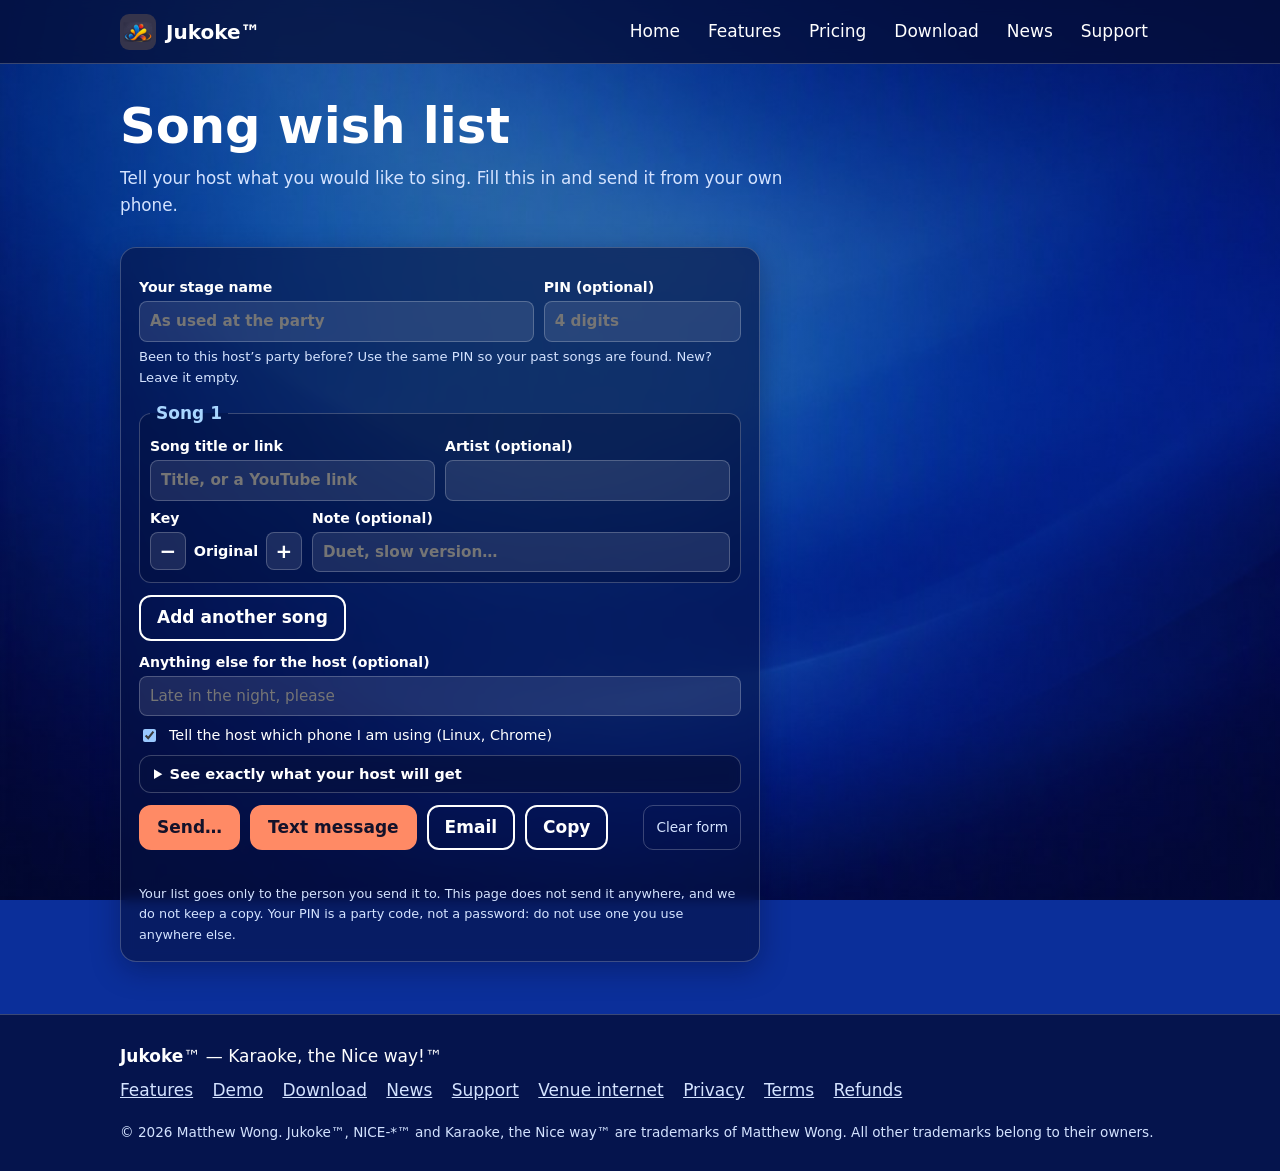
<file: wish.html>
<!doctype html>
<html lang="en">
<head>
<meta charset="utf-8">
<meta name="viewport" content="width=device-width, initial-scale=1">
<meta name="robots" content="noindex">
<title>Song wish list – Jukoke</title>
<meta name="description" content="Make a song wish list for your karaoke host. Fill in your stage name and songs, then send the list to your host in your own messaging app. Nothing is stored.">
<link rel="canonical" href="https://jukoke.com/wish.html">
<link rel="icon" type="image/png" sizes="32x32" href="img/favicon-32x32.png">
<link rel="icon" type="image/png" sizes="192x192" href="img/icon-192.png">
<link rel="apple-touch-icon" href="img/apple-touch-icon.png">
<meta property="og:title" content="Song wish list – Jukoke">
<meta property="og:description" content="Make a song wish list for your karaoke host. Nothing is stored.">
<meta property="og:type" content="website">
<meta property="og:image" content="https://jukoke.com/img/logo.png">
<meta property="og:url" content="https://jukoke.com/wish.html">
<meta name="color-scheme" content="dark">
<link rel="alternate" type="application/atom+xml" title="Jukoke news" href="feed.xml">
<meta name="application-name" content="Jukoke">
<meta property="og:site_name" content="Jukoke">
<link rel="stylesheet" href="css/style.css">
</head>
<body>
<a class="skip" href="#main">Skip to content</a>
<header class="site-header">
<div class="wrap bar">
<a class="brand" href="index.html" aria-label="Jukoke home"><img src="img/icon-192.png" alt="" width="36" height="36"><span>Jukoke&trade;</span></a>
<nav aria-label="Main"><a href="index.html">Home</a><a href="features.html">Features</a><a href="pricing.html">Pricing</a><a href="download.html">Download</a><a href="news.html">News</a><a href="support.html">Support</a></nav>
</div>
</header>
<main id="main">

<section class="wrap block page-head wl-head">
<h1>Song wish list</h1>
<p class="lead narrow">Tell your host what you would like to sing<span id="wl-host"></span>. Fill this in and send it from your own phone.</p>
</section>

<section class="wrap block wl-body">
<noscript><p class="note">This form needs JavaScript. You can also just text your host your stage name and songs.</p></noscript>
<form class="card fb-form wl-form" id="wl-form" novalidate>
<label class="wl-party" id="wl-party-row" hidden>Party<input id="wl-party" type="text" readonly></label>
<div class="wl-row2 wl-np">
<label>Your stage name<input id="wl-name" type="text" maxlength="40" autocomplete="off" required placeholder="As used at the party"></label>
<label>PIN (optional)<input id="wl-pin" type="text" inputmode="numeric" maxlength="4" autocomplete="off" placeholder="4 digits"></label>
</div>
<p class="small muted wl-hint">Been to this host&rsquo;s party before? Use the same PIN so your past songs are found. New? Leave it empty.</p>

<div id="wl-songs"></div>
<div class="wl-actions"><button class="btn ghost" type="button" id="wl-add">Add another song</button></div>

<label for="wl-note">Anything else for the host (optional)</label>
<input id="wl-note" type="text" maxlength="200" autocomplete="off" placeholder="Late in the night, please">

<label class="wl-check" id="wl-device-row"><input type="checkbox" id="wl-send-device" checked> <span>Tell the host which phone I am using (<span id="wl-device-text"></span>)</span></label>

<details class="wl-peek" id="wl-details"><summary>See exactly what your host will get</summary>
<textarea id="wl-preview" class="wl-preview" rows="6" readonly aria-label="The message your host will get"></textarea>
</details>

<div class="wl-actions">
<button class="btn" type="button" id="wl-share" hidden>Send&hellip;</button>
<button class="btn" type="button" id="wl-sms">Text message</button>
<button class="btn ghost" type="button" id="wl-mail">Email</button>
<button class="btn ghost" type="button" id="wl-copy">Copy</button>
<button class="wl-clear" type="button" id="wl-clear">Clear form</button>
</div>
<div class="fb-row wl-status-row"><span id="wl-status" class="small" role="status" aria-live="polite"></span></div>
<p class="small muted wl-priv">Your list goes only to the person you send it to. This page does not send it anywhere, and we do not keep a copy. Your PIN is a party code, not a password: do not use one you use anywhere else.</p>
</form>
</section>

</main>
<footer class="site-footer">
<div class="wrap">
<p class="foot-tag"><strong>Jukoke</strong>&trade; &mdash; Karaoke, the Nice way!&trade;</p>
<p class="foot-links"><a href="features.html">Features</a> <a href="demo.html">Demo</a> <a href="download.html">Download</a> <a href="news.html">News</a> <a href="support.html">Support</a> <a href="wifi-setup.html">Venue internet</a> <a href="privacy.html">Privacy</a> <a href="terms.html">Terms</a> <a href="refunds.html">Refunds</a></p>
<p class="foot-small">&copy; <span data-year>2026</span> Matthew Wong. Jukoke&trade;, NICE-*&trade; and Karaoke, the Nice way&trade; are trademarks of Matthew Wong. All other trademarks belong to their owners.</p>
</div>
</footer>
<script src="js/config.js"></script>
<script src="js/site.js"></script>
<script src="js/wish.js"></script>
</body>
</html>
</file>
<file: css/style.css>
:root{
  --bg:#0b2f9a; --ink:#ffffff; --muted:#d4e3ff; --card:rgba(5,18,66,.60); --line:rgba(255,255,255,.22);
  --brand:#a9d6ff; --accent:#ff8a65; --accent-ink:#14122a; --band:rgba(4,14,56,.38); --code:rgba(255,255,255,.14);
  --head:rgba(4,14,56,.78); --shadow:0 8px 28px rgba(0,10,50,.35);
}
*{box-sizing:border-box}
html{scroll-behavior:smooth}
body{margin:0;background:var(--bg);color:var(--ink);position:relative;
  font:17px/1.6 system-ui,-apple-system,"Segoe UI",Roboto,Ubuntu,sans-serif}
body::before{content:"";position:fixed;inset:0;z-index:-1;
  background:linear-gradient(rgba(3,14,60,.42),rgba(3,14,60,.42)),url("../img/bg-blue.jpg") center/cover no-repeat,var(--bg)}
img{max-width:100%;height:auto}
a{color:var(--brand)}
a:focus-visible,summary:focus-visible,.btn:focus-visible{outline:3px solid var(--accent);outline-offset:2px;border-radius:6px}
.wrap{max-width:1080px;margin:0 auto;padding:0 20px}
.skip{position:absolute;left:-999px;top:8px;background:var(--card);color:var(--ink);padding:8px 12px;border-radius:8px;z-index:10}
.skip:focus{left:8px}
h1{font-size:clamp(2rem,5vw,3.1rem);line-height:1.15;margin:.2em 0 .4em}
h2{font-size:clamp(1.5rem,3vw,2rem);line-height:1.25;margin:0 0 .6em}
h3{font-size:1.15rem;margin:1.2em 0 .4em}
p{margin:0 0 1em}
.lead{font-size:1.2rem;color:var(--muted)}
.narrow{max-width:720px}
.small{font-size:.9rem}
.muted{color:var(--muted)}
.center{text-align:center}
.center .narrow{margin-left:auto;margin-right:auto}
.eyebrow{color:var(--accent);font-weight:700;letter-spacing:.06em;text-transform:uppercase;font-size:.85rem;margin:0}
code{background:var(--code);padding:.1em .4em;border-radius:5px;font-size:.92em}
code.break{word-break:break-all}

.site-header{border-bottom:1px solid var(--line);background:var(--head);-webkit-backdrop-filter:blur(8px);backdrop-filter:blur(8px);position:sticky;top:0;z-index:5}
.bar{display:flex;align-items:center;justify-content:space-between;gap:16px;flex-wrap:wrap;padding-top:10px;padding-bottom:10px}
.brand img{border-radius:9px}
.brand{display:flex;align-items:center;gap:10px;text-decoration:none;color:var(--ink);font-weight:800;font-size:1.25rem}
nav{display:flex;gap:4px;flex-wrap:wrap}
nav a{padding:8px 12px;border-radius:8px;text-decoration:none;color:var(--ink)}
nav a:hover{background:var(--band)}
nav a[aria-current=page]{background:var(--band);font-weight:700}

.hero{padding:56px 0 40px}
.hero-grid{display:grid;grid-template-columns:1.5fr 1fr;gap:40px;align-items:center}
.hero-card{-webkit-backdrop-filter:blur(6px);backdrop-filter:blur(6px);background:var(--card);border:1px solid var(--line);border-radius:20px;padding:24px;text-align:center;box-shadow:var(--shadow)}
.hero-card p{margin:.6em 0 .2em;font-weight:700}
.hero-card ul{list-style:none;padding:0;margin:.4em 0 0;color:var(--muted)}
.qr{display:grid;grid-template-columns:repeat(3,1fr);gap:8px;width:150px;margin:0 auto}
.qr span{aspect-ratio:1;background:var(--ink);border-radius:6px}
.qr span:nth-child(2),.qr span:nth-child(4),.qr span:nth-child(8){background:var(--brand)}
.qr span:nth-child(5){background:var(--accent)}
.card,.steps li,details,.post,table{-webkit-backdrop-filter:blur(6px);backdrop-filter:blur(6px)}
.cta{display:flex;gap:12px;flex-wrap:wrap;margin:1.2em 0 .8em}
.center .cta{justify-content:center}
.btn{display:inline-block;background:var(--accent);color:var(--accent-ink);padding:12px 22px;border-radius:12px;font-weight:700;text-decoration:none;border:2px solid var(--accent)}
.btn:hover{filter:brightness(1.08)}
.btn.ghost{background:transparent;color:#fff;border-color:#fff}

.block{padding-top:48px;padding-bottom:48px}
.band{background:var(--band)}
.page-head{padding-top:44px;padding-bottom:12px}
.steps{list-style:none;padding:0;margin:24px 0 0;display:grid;grid-template-columns:repeat(3,1fr);gap:20px;counter-reset:s}
.steps li{background:var(--card);border:1px solid var(--line);border-radius:16px;padding:22px;counter-increment:s;box-shadow:var(--shadow)}
.steps li::before{content:counter(s);display:inline-grid;place-items:center;width:34px;height:34px;border-radius:50%;background:var(--accent);color:#1d1b2f;font-weight:800;margin-bottom:8px}
.steps h3{margin:.2em 0 .3em}
.cards{display:grid;gap:20px;margin-top:20px}
.cards.two{grid-template-columns:repeat(2,1fr)}
.cards.three{grid-template-columns:repeat(3,1fr)}
.card{background:var(--card);border:1px solid var(--line);border-radius:16px;padding:22px;box-shadow:var(--shadow)}
.card h3{margin-top:0}
.tag{display:inline-block;background:var(--band);color:var(--brand);border-radius:8px;padding:2px 8px;font-size:.8rem;font-weight:800;margin-right:6px;vertical-align:middle}
.flow{list-style:none;padding:0;margin:20px 0;display:flex;flex-wrap:wrap;gap:8px 4px;align-items:center}
.flow li{background:var(--card);border:1px solid var(--line);border-radius:999px;padding:6px 14px;font-weight:700;font-size:.9rem}
.flow li+li::before{content:"\2192";color:var(--accent);margin-right:10px;font-weight:800}
.ticks{list-style:none;padding:0;margin:0}
.ticks li{padding-left:28px;position:relative;margin:.5em 0}
.ticks li::before{content:"\2713";position:absolute;left:0;color:var(--accent);font-weight:800}
.plain{padding-left:1.3em}
.plain li{margin:.4em 0}
.table-wrap{overflow-x:auto;margin:20px 0}
table{border-collapse:collapse;width:100%;min-width:640px;background:var(--card);border:1px solid var(--line);border-radius:12px;overflow:hidden}
th,td{padding:10px 14px;text-align:left;border-bottom:1px solid var(--line);vertical-align:top}
thead th{background:rgba(2,10,44,.55)}
tbody th{font-weight:600}
tr:last-child th,tr:last-child td{border-bottom:0}
.note{background:var(--band);padding:12px 16px;border-radius:10px}
.dl h2{font-size:1.4rem}

details{background:var(--card);border:1px solid var(--line);border-radius:12px;padding:0 18px;margin:10px 0}
summary{cursor:pointer;font-weight:700;padding:14px 0}
details[open] summary{border-bottom:1px solid var(--line);margin-bottom:12px}
details p{margin-bottom:14px}

.post{background:var(--card);border:1px solid var(--line);border-radius:16px;padding:22px;box-shadow:var(--shadow);margin-bottom:20px}
.post h2{margin-bottom:.2em}
.meta{color:var(--muted);font-size:.9rem}
.prose{max-width:760px}
.prose h2{margin-top:1.6em}
.draft-banner{margin:0;background:#fff3cd;color:#4a3b00;padding:10px 20px;text-align:center;border-bottom:1px solid #e0c36a}

.site-footer{border-top:1px solid var(--line);margin-top:24px;padding:28px 0;color:var(--muted);background:var(--head)}
.foot-tag{color:var(--ink);margin-bottom:.4em}
.foot-links a{margin-right:14px;color:var(--muted)}
.foot-small{font-size:.85rem;margin:.8em 0 0}


.qr-pair{display:flex;gap:14px;justify-content:center;align-items:flex-start}
.qr-pair figure{margin:0;flex:1;max-width:130px}
.qr-pair figcaption{font-size:.8rem;font-weight:700;margin-top:6px;line-height:1.25}
.qr-pair .qr{width:100%}
.pills{list-style:none;display:flex;flex-wrap:wrap;gap:8px;padding:0;margin:18px 0 0}
.pills li{background:var(--card);border:1px solid var(--line);border-radius:999px;padding:5px 14px;font-size:.92rem;font-weight:700}
.pills li::before{content:"\2713";color:var(--accent);margin-right:8px}
.compare{display:grid;grid-template-columns:1fr 1fr;gap:20px;margin-top:22px}
.compare .card.old{opacity:.88}
.compare h3{margin-top:0}
.compare .x li::before{content:"\2715";color:#ffb4a2}
.ladder{list-style:none;padding:0;margin:24px 0 0;display:grid;grid-template-columns:repeat(4,1fr);gap:16px;counter-reset:l}
.ladder li{background:var(--card);border:1px solid var(--line);border-radius:16px;padding:20px;box-shadow:var(--shadow);position:relative}
.ladder li:nth-child(1){margin-top:48px}.ladder li:nth-child(2){margin-top:32px}.ladder li:nth-child(3){margin-top:16px}
.ladder .size{display:block;color:var(--accent);font-weight:800;font-size:.8rem;letter-spacing:.05em;text-transform:uppercase}
.ladder h3{margin:.2em 0 .3em}
.ladder p{margin:0;font-size:.95rem}
.badge{display:inline-block;background:var(--accent);color:var(--accent-ink);border-radius:8px;padding:1px 8px;font-size:.75rem;font-weight:800;margin-left:6px;vertical-align:middle}
.quote{border-left:4px solid var(--accent);padding:4px 0 4px 16px;font-size:1.1rem;color:var(--muted);margin:18px 0}

.diagram{margin:24px 0 8px}
.diagram-scroll{overflow-x:auto;background:var(--card);border:1px solid var(--line);border-radius:16px;padding:12px;box-shadow:var(--shadow)}
.diagram svg{display:block;width:100%;min-width:720px;height:auto}
.diagram figcaption{margin-top:10px}
.dg-group{fill:rgba(255,255,255,.04);stroke:var(--line);stroke-dasharray:4 4}
.dg-box{fill:rgba(255,255,255,.10);stroke:var(--line);stroke-width:1.5}
.dg-box.hot{stroke:var(--brand)}
.dg-box.game{stroke:var(--accent);fill:rgba(255,138,101,.12)}
.dg-label{fill:var(--accent);font:700 13px system-ui,sans-serif;letter-spacing:.08em}
.dg-name{fill:var(--ink);font:800 15px system-ui,sans-serif}
.dg-sub{fill:var(--muted);font:13px system-ui,sans-serif}
.dg-line{fill:none;stroke:var(--brand);stroke-width:2}
.dg-line.thick{stroke:var(--accent);stroke-width:3}
.dg-line.dash{stroke-dasharray:5 4;stroke:var(--accent)}
.dg-arrow{fill:var(--brand)}
@media (max-width:820px){
  .compare,.ladder{grid-template-columns:1fr}
  .ladder li{margin-top:0!important}

  .hero-grid{grid-template-columns:1fr}
  .hero-card{max-width:320px}
  .steps,.cards.three,.cards.two{grid-template-columns:1fr}
  body{font-size:16.5px}
}
@media (prefers-reduced-motion:reduce){html{scroll-behavior:auto}}

.free{margin:.6em 0 0;font-size:.95rem;color:var(--muted)}
.free .badge{margin:0 8px 0 0}
.shots{display:grid;grid-template-columns:repeat(auto-fit,minmax(220px,1fr));gap:18px;margin:22px 0}
.shot{margin:0}
.shot img{display:block;width:100%;height:auto;border-radius:14px;border:1px solid var(--line);box-shadow:var(--shadow)}
.shot.phone img{max-width:260px;margin:0 auto}
.shot figcaption{margin-top:8px;font-size:.9rem;color:var(--muted)}
.shots{align-items:start}
.shots.two{grid-template-columns:repeat(2,minmax(0,1fr))}
@media (max-width:700px){.shots.two{grid-template-columns:1fr}}

/* Demo videos */
.demo-video{margin:22px 0 8px}
.demo-video video{display:block;width:100%;height:auto;aspect-ratio:16/9;background:#000;border-radius:14px;border:1px solid var(--line);box-shadow:var(--shadow)}
.demo-video figcaption{margin-top:8px;font-size:.9rem;color:var(--muted)}

/* Phones: keep the five nav links on one row under the logo. */
@media (max-width:640px){
nav{flex-wrap:nowrap;width:100%;justify-content:space-between;overflow-x:auto;scrollbar-width:none}
nav::-webkit-scrollbar{display:none}
nav a{padding:8px 6px;font-size:.92rem;white-space:nowrap}
}
@media (max-width:400px){nav a{padding:8px 4px;font-size:.86rem}}
@media (max-width:340px){nav a{padding:8px 3px;font-size:.8rem}}

.fb-form{max-width:640px}
.fb-form label{display:block;font-weight:700;margin:14px 0 6px}
.fb-form label:first-child{margin-top:0}
.fb-form input,.fb-form select,.fb-form textarea{width:100%;font:inherit;color:var(--ink);background:rgba(255,255,255,.10);border:1px solid var(--line);border-radius:10px;padding:10px 12px}
.fb-form select option{color:#14122a}
.fb-form textarea{resize:vertical;min-height:140px}
.fb-form input:focus-visible,.fb-form select:focus-visible,.fb-form textarea:focus-visible{outline:3px solid var(--accent);outline-offset:2px}
.fb-hp{position:absolute;left:-9999px;width:1px;height:1px;opacity:0}
.fb-row{display:flex;align-items:center;gap:16px;margin:18px 0 10px;min-height:48px}
.fb-form .fb-row #fb-status{min-height:1.4em}
.fb-ok{color:#9be7b0}.fb-err{color:#ffb4a2}

/* Song wish list form (wish.html): compact, so the whole form fits one screen on a phone or a laptop */
.wl-row2{display:grid;grid-template-columns:1fr 1fr;gap:10px;margin-top:10px}
.fb-form .wl-row2>label{margin:0}
.wl-np{grid-template-columns:2fr 1fr;margin-top:12px}
.wl-kn{grid-template-columns:minmax(0,1fr) minmax(0,1.6fr)}
@media (max-width:520px){.wl-row2:not(.wl-np):not(.wl-kn){grid-template-columns:1fr}}
.wl-hint{margin:6px 0 0}
.wl-song{position:relative;border:1px solid var(--line);border-radius:12px;padding:6px 12px 12px;margin:10px 0 0;background:var(--band)}
.wl-song legend{font-weight:800;padding:0 6px;color:var(--brand)}
.wl-del{position:absolute;top:-14px;right:10px;background:var(--card);color:var(--muted);border:1px solid var(--line);border-radius:8px;padding:2px 10px;font:inherit;font-size:.85rem;cursor:pointer}
.wl-actions{display:flex;flex-wrap:wrap;gap:10px;margin:12px 0 4px}
.wl-actions .btn{cursor:pointer;font:inherit;font-weight:700;padding:9px 18px}
.wl-actions .btn:disabled{opacity:.5;cursor:default}
.wl-check{display:flex!important;align-items:center;gap:10px;font-weight:400!important;margin-top:10px!important}
.wl-check input{width:auto!important}
.wl-check[hidden],#wl-party-row[hidden]{display:none!important}
.wl-peek{margin:10px 0 0;padding:0 14px}
.wl-peek summary{padding:8px 0}
.fb-form textarea.wl-preview{min-height:110px;margin:0 0 12px;font:.85rem/1.4 ui-monospace,Menlo,Consolas,monospace}
.wl-status-row{margin:6px 0 4px;min-height:1.4em}
.wl-clear-row{margin:6px 0 0}
.wl-clear{background:transparent;color:var(--muted);border:1px solid var(--line);border-radius:10px;padding:6px 12px;font:inherit;font-size:.85rem;cursor:pointer}
.wl-head{padding-top:24px}
.wl-head h1{margin-bottom:.2em}
.wl-head .lead{font-size:1.05rem;margin:0}
.wl-body{padding-top:16px;padding-bottom:28px}
.fb-form .wl-party{display:grid!important;grid-template-columns:auto 1fr;align-items:center;gap:10px;margin:0 0 12px}
.fb-form .wl-party[hidden]{display:none!important}
.wl-form{padding:16px 18px}
.wl-form input,.wl-form select,.wl-form textarea{padding:7px 10px;border-radius:8px;font-size:.95rem}
.wl-form label{font-size:.88rem;margin:10px 0 3px}
.wl-form .wl-row2>label{margin:0}
.wl-form .wl-row2>label>input,.wl-form .wl-row2>label>select{margin-top:3px}
.wl-song{padding:2px 10px 10px;margin-top:12px}
.wl-song .wl-row2{margin-top:6px}
.wl-actions .btn{padding:7px 16px}
.wl-actions .wl-clear{margin-left:auto}
.wl-priv{font-size:.8rem;margin:6px 0 0}
.wl-hint{font-size:.82rem;margin:4px 0 0}
.wl-peek{margin-top:8px}.wl-peek summary{padding:6px 0;font-size:.92rem}
.wl-check{font-size:.9rem!important;margin-top:8px!important}
.wl-status-row{margin:2px 0}
.wl-form .wl-party{margin:0 0 8px}
.wl-form .wl-lbl{display:block;font-weight:700;font-size:.88rem}
.wl-key{display:flex;align-items:center;gap:6px;margin-top:3px}
.wl-key button{width:38px;height:38px;flex:none;border-radius:8px;border:1px solid var(--line);background:rgba(255,255,255,.10);color:var(--ink);font:inherit;font-size:1.25rem;font-weight:800;line-height:1;cursor:pointer;padding:0}
.wl-key button:disabled{opacity:.35;cursor:default}
.wl-key output{flex:1;min-width:0;text-align:center;font-weight:700;font-size:.95rem}
.wl-kn{grid-template-columns:152px minmax(0,1fr)}
.wl-key button{width:36px}
.wl-key output{font-size:.9rem}
</file>
